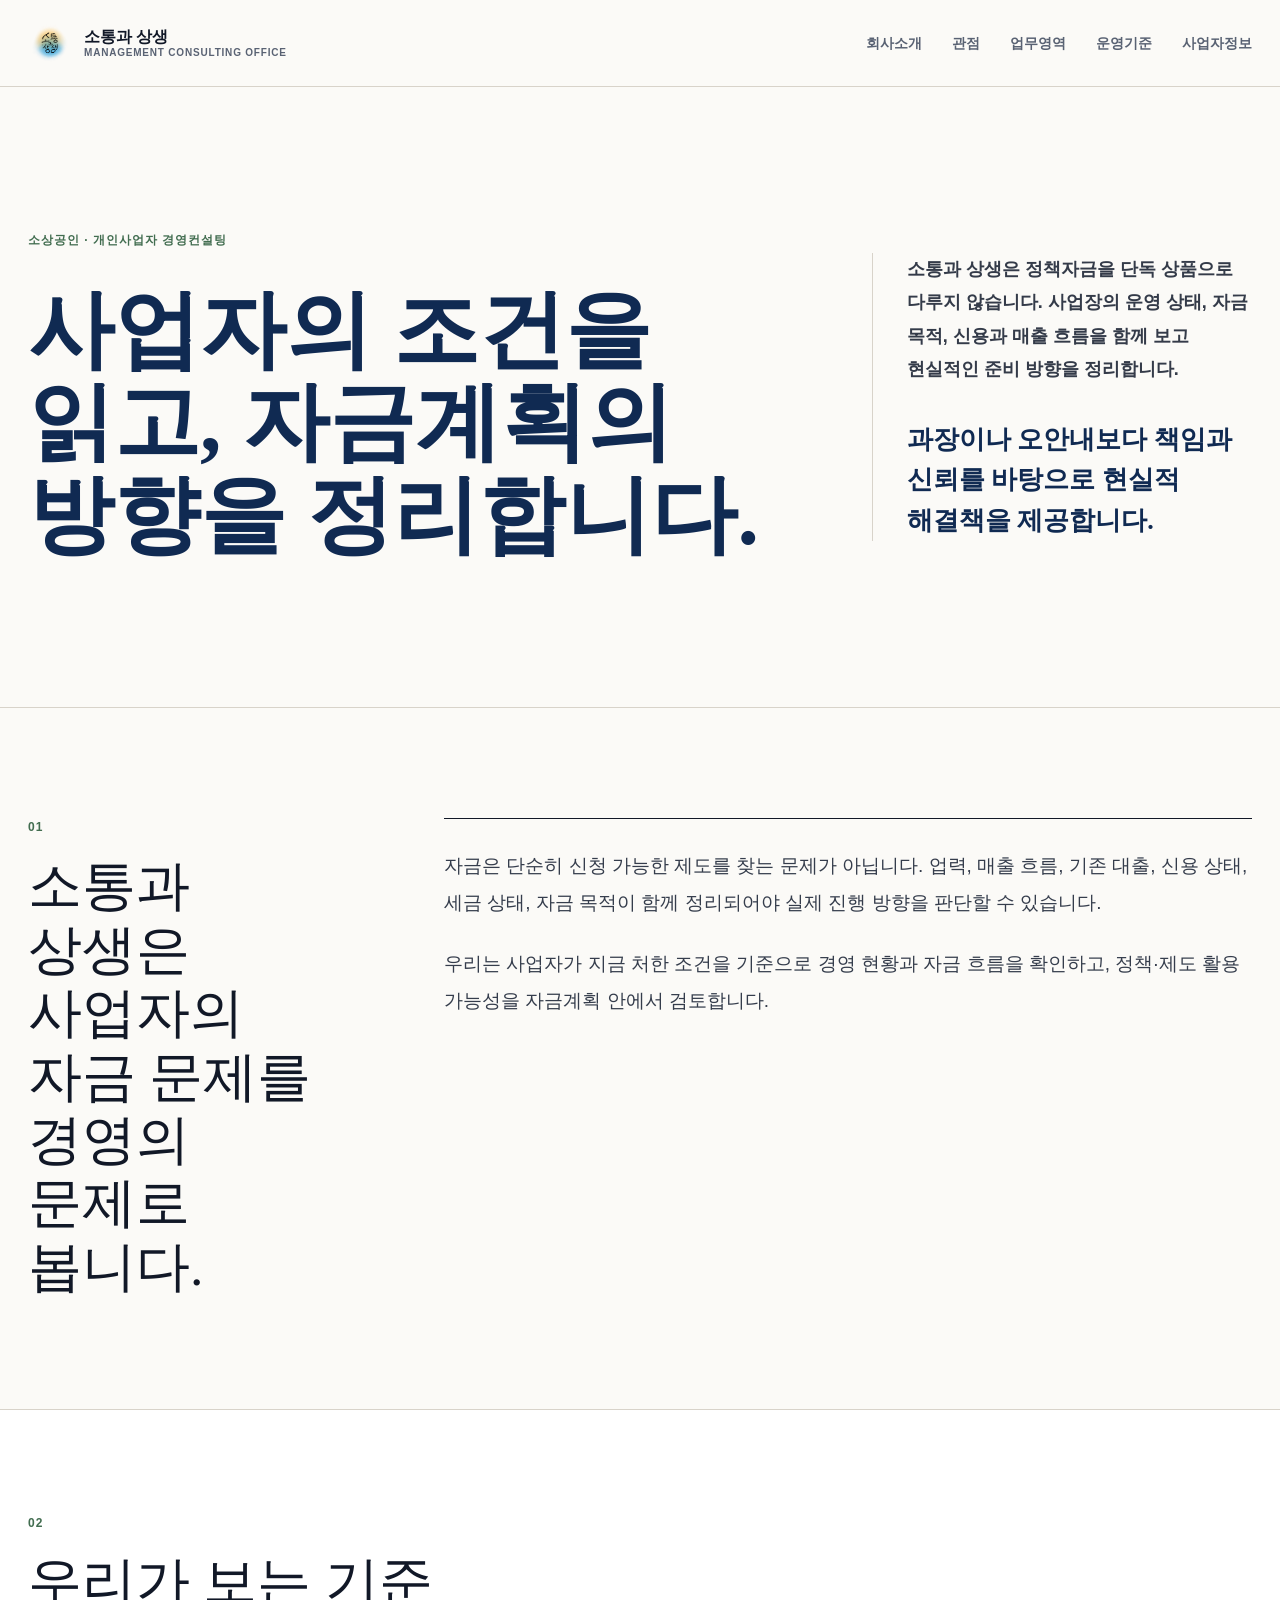
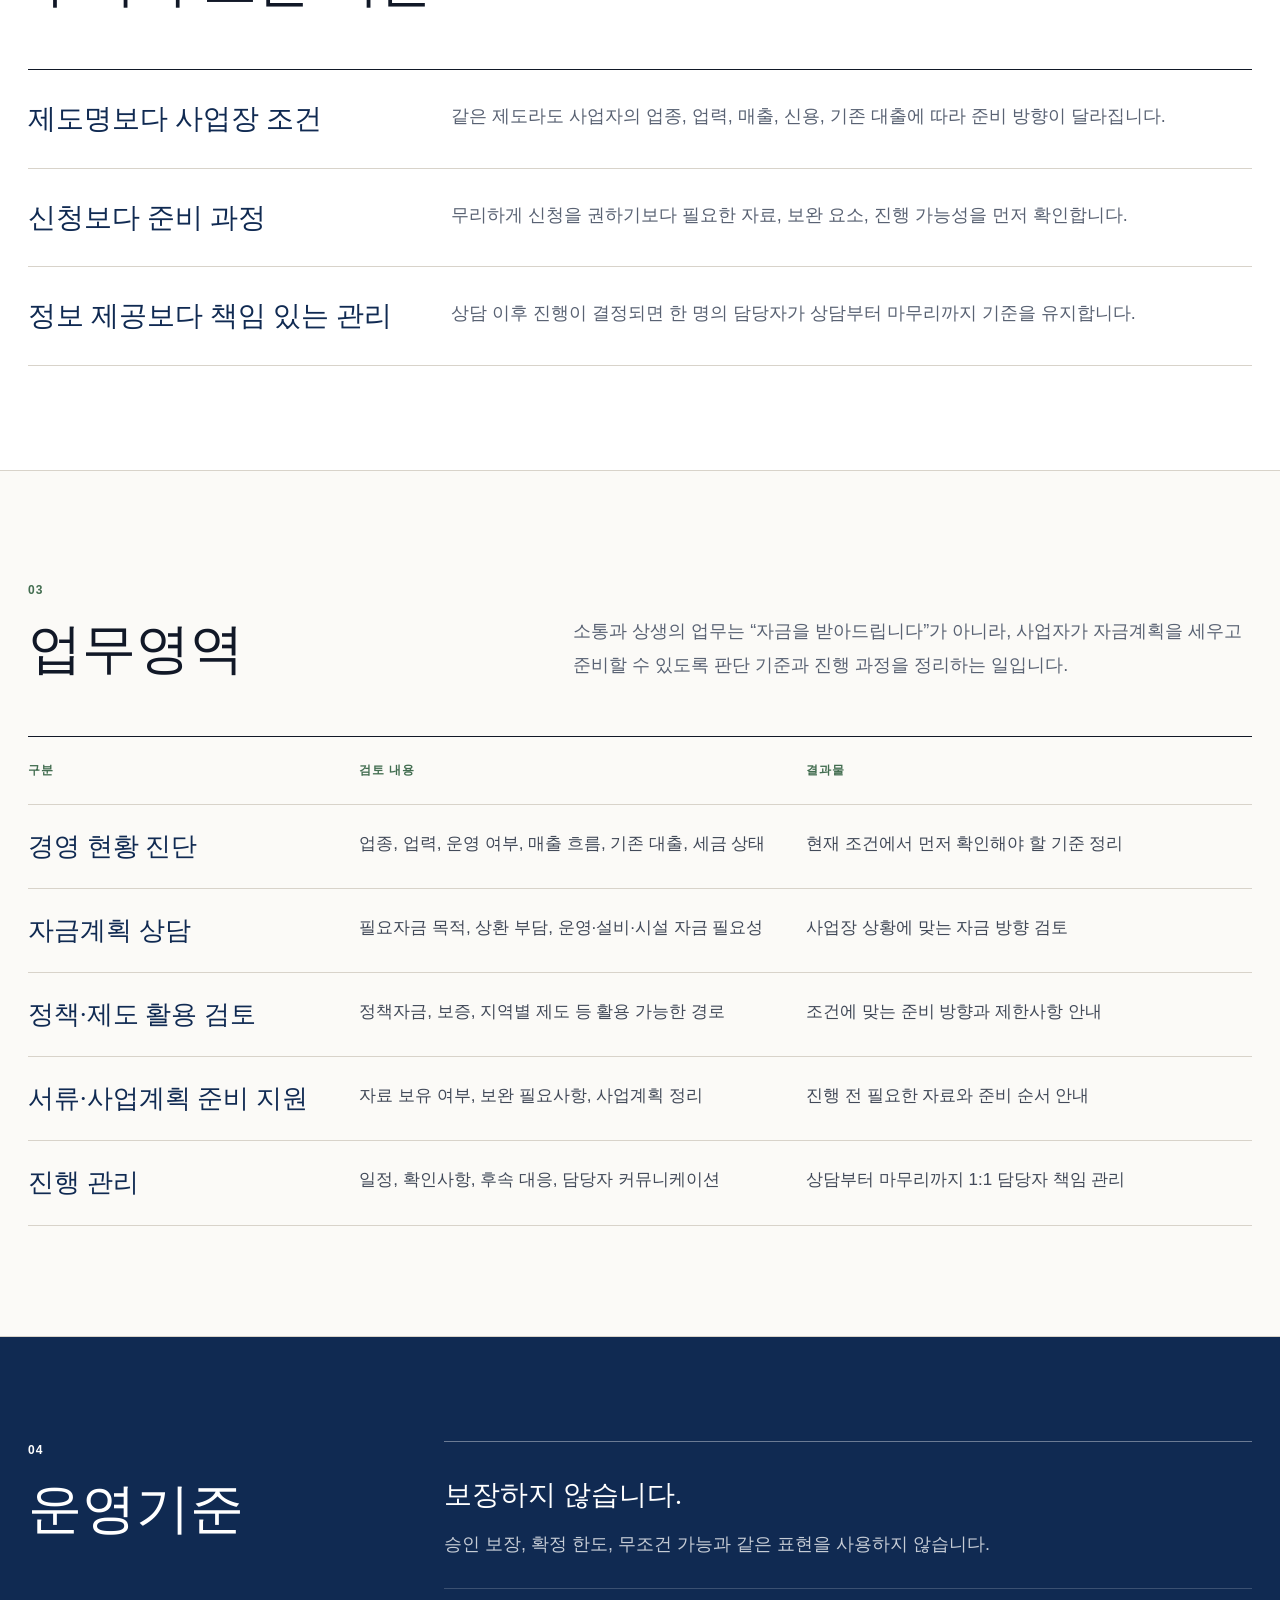
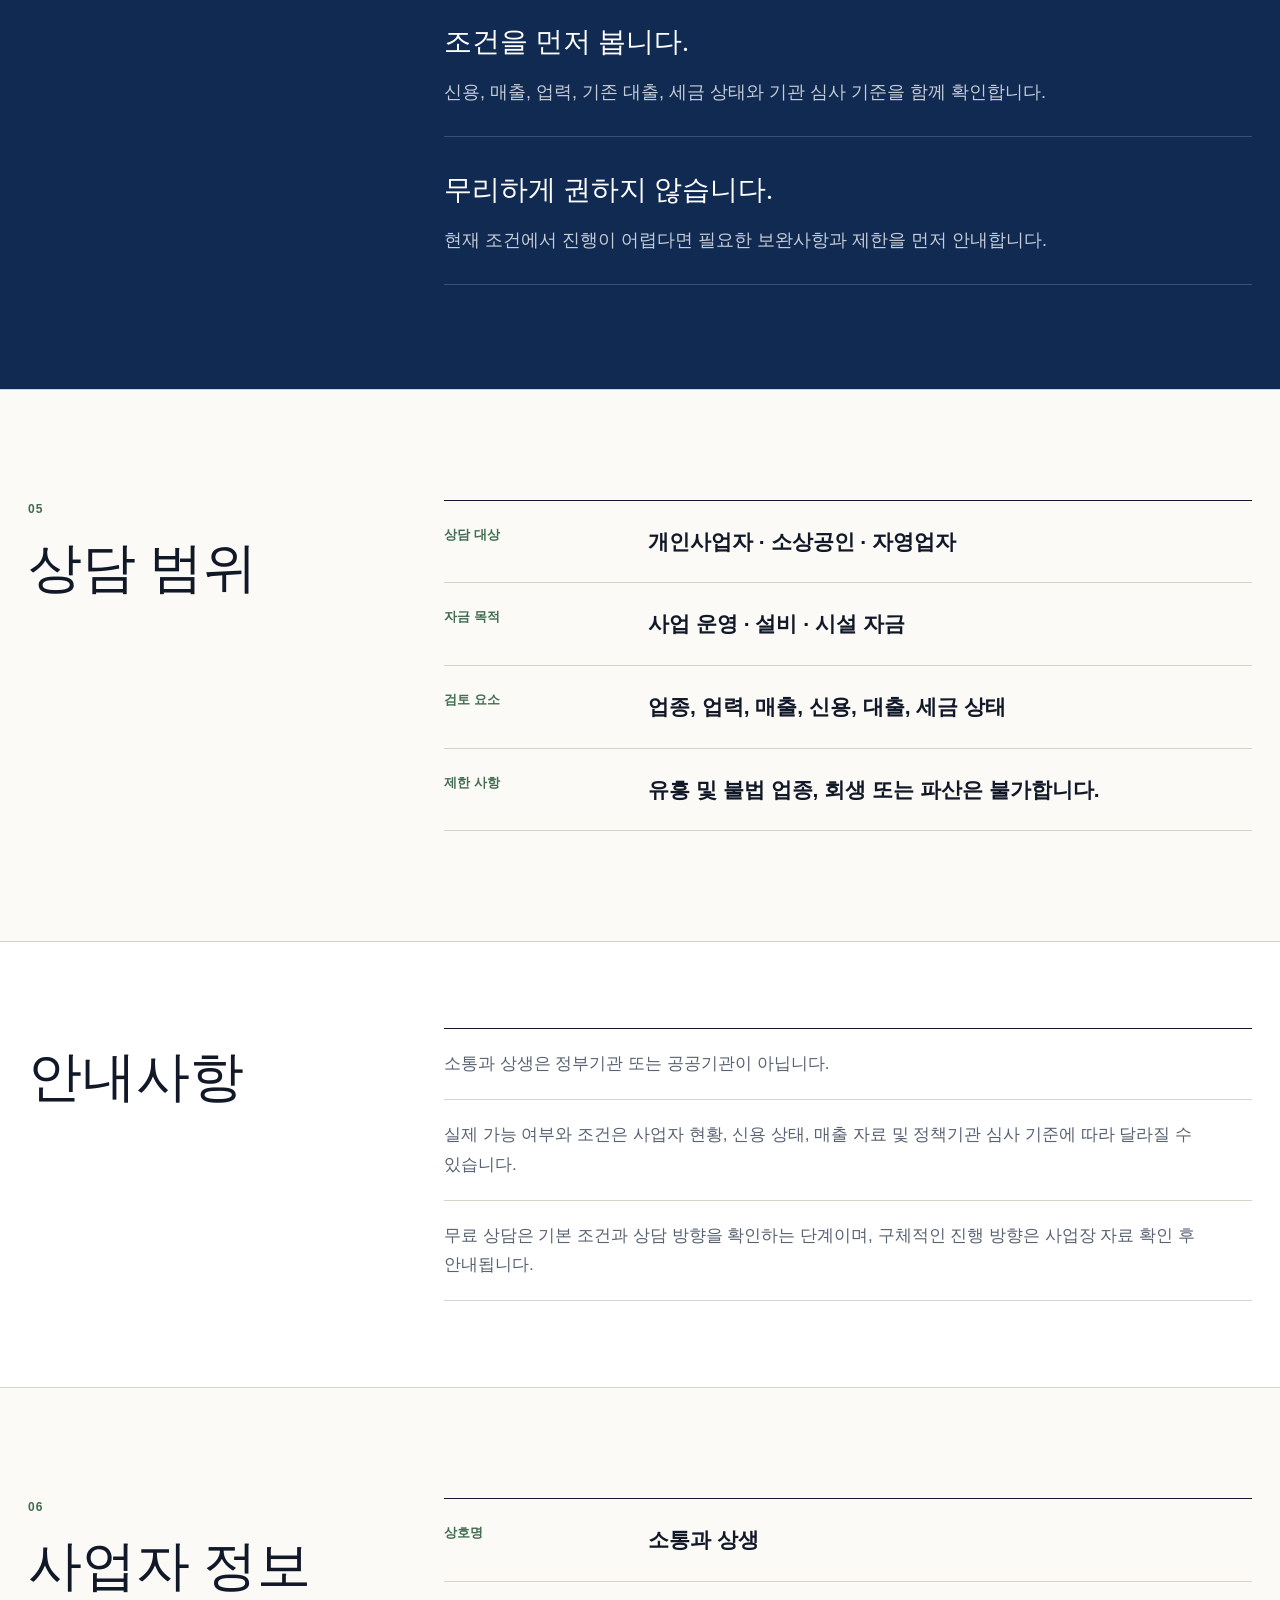
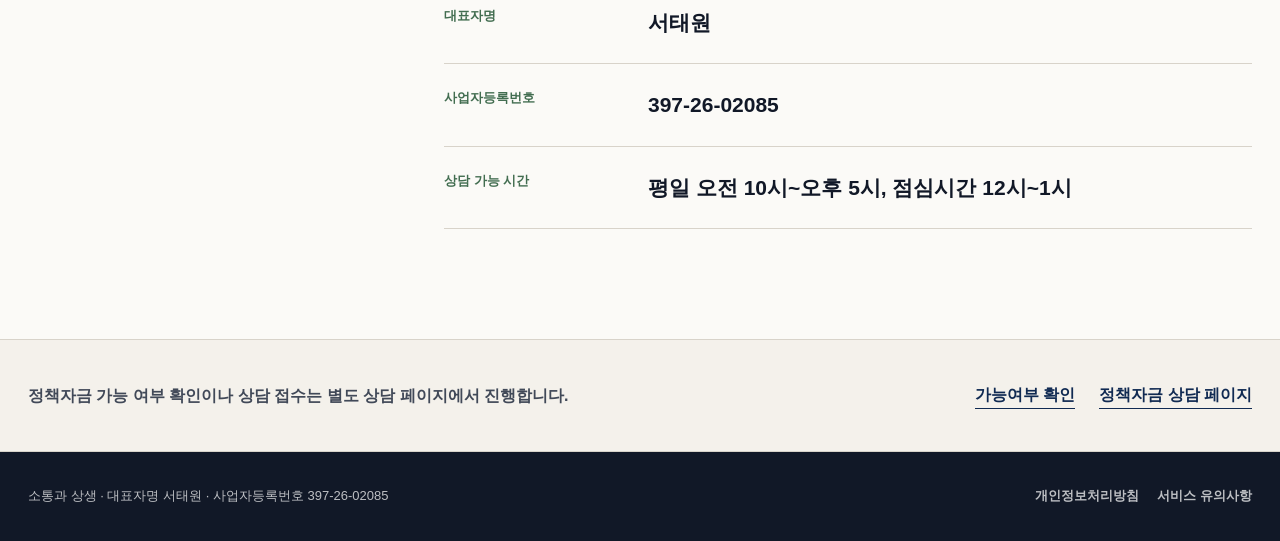
<file: index.html>
<!doctype html>
<html lang="ko">
  <head>
    <!-- Google Tag Manager -->
    <script>(function(w,d,s,l,i){w[l]=w[l]||[];w[l].push({'gtm.start':
    new Date().getTime(),event:'gtm.js'});var f=d.getElementsByTagName(s)[0],
    j=d.createElement(s),dl=l!='dataLayer'?'&l='+l:'';j.async=true;j.src=
    'https://www.googletagmanager.com/gtm.js?id='+i+dl;f.parentNode.insertBefore(j,f);
    })(window,document,'script','dataLayer','GTM-PVXSDRXH');</script>
    <!-- End Google Tag Manager -->
    <meta charset="utf-8">
    <meta name="viewport" content="width=device-width, initial-scale=1">
    <title>소통과 상생 | 소상공인·개인사업자 경영컨설팅</title>
    <meta name="description" content="소통과 상생은 소상공인과 개인사업자의 사업장 상황을 바탕으로 경영현황 진단, 자금계획, 정책·제도 활용 가능성 검토를 제공하는 경영컨설팅 사무소입니다.">
    <link rel="icon" type="image/png" href="assets/logo.png">
    <link rel="stylesheet" href="assets/styles.css?v=firm-homepage-v1">
    <script defer src="assets/site.js?v=firm-homepage-v1"></script>
  </head>
  <body id="top" class="firm-page">
    <!-- Google Tag Manager (noscript) -->
    <noscript><iframe src="https://www.googletagmanager.com/ns.html?id=GTM-PVXSDRXH"
    height="0" width="0" style="display:none;visibility:hidden"></iframe></noscript>
    <!-- End Google Tag Manager (noscript) -->

    <header class="firm-header">
      <div class="firm-shell firm-header-inner">
        <a class="firm-brand" href="#top" aria-label="소통과 상생 홈">
          <img src="assets/logo.png" alt="소통과 상생 로고">
          <span>
            <strong>소통과 상생</strong>
            <small>Management Consulting Office</small>
          </span>
        </a>
        <nav class="firm-nav" aria-label="회사 홈페이지 메뉴">
          <a href="#about">회사소개</a>
          <a href="#viewpoint">관점</a>
          <a href="#practice">업무영역</a>
          <a href="#principles">운영기준</a>
          <a href="#company">사업자정보</a>
        </nav>
      </div>
    </header>

    <main>
      <section class="firm-hero" aria-labelledby="firm-hero-title">
        <div class="firm-shell firm-hero-layout">
          <div class="firm-hero-main">
            <p class="firm-overline">소상공인 · 개인사업자 경영컨설팅</p>
            <h1 id="firm-hero-title">사업자의 조건을 읽고, 자금계획의 방향을 정리합니다.</h1>
          </div>
          <div class="firm-hero-side">
            <p>소통과 상생은 정책자금을 단독 상품으로 다루지 않습니다. 사업장의 운영 상태, 자금 목적, 신용과 매출 흐름을 함께 보고 현실적인 준비 방향을 정리합니다.</p>
            <p class="firm-statement">과장이나 오안내보다 책임과 신뢰를 바탕으로 현실적 해결책을 제공합니다.</p>
          </div>
        </div>
      </section>

      <section id="about" class="firm-intro">
        <div class="firm-shell firm-intro-grid">
          <div>
            <span class="firm-index">01</span>
            <h2>소통과 상생은 사업자의 자금 문제를 경영의 문제로 봅니다.</h2>
          </div>
          <div class="firm-intro-text">
            <p>자금은 단순히 신청 가능한 제도를 찾는 문제가 아닙니다. 업력, 매출 흐름, 기존 대출, 신용 상태, 세금 상태, 자금 목적이 함께 정리되어야 실제 진행 방향을 판단할 수 있습니다.</p>
            <p>우리는 사업자가 지금 처한 조건을 기준으로 경영 현황과 자금 흐름을 확인하고, 정책·제도 활용 가능성을 자금계획 안에서 검토합니다.</p>
          </div>
        </div>
      </section>

      <section id="viewpoint" class="firm-viewpoint">
        <div class="firm-shell">
          <div class="firm-section-head">
            <span class="firm-index">02</span>
            <h2>우리가 보는 기준</h2>
          </div>
          <div class="firm-rule-lines">
            <div>
              <strong>제도명보다 사업장 조건</strong>
              <p>같은 제도라도 사업자의 업종, 업력, 매출, 신용, 기존 대출에 따라 준비 방향이 달라집니다.</p>
            </div>
            <div>
              <strong>신청보다 준비 과정</strong>
              <p>무리하게 신청을 권하기보다 필요한 자료, 보완 요소, 진행 가능성을 먼저 확인합니다.</p>
            </div>
            <div>
              <strong>정보 제공보다 책임 있는 관리</strong>
              <p>상담 이후 진행이 결정되면 한 명의 담당자가 상담부터 마무리까지 기준을 유지합니다.</p>
            </div>
          </div>
        </div>
      </section>

      <section id="practice" class="firm-practice">
        <div class="firm-shell">
          <div class="firm-section-head split">
            <div>
              <span class="firm-index">03</span>
              <h2>업무영역</h2>
            </div>
            <p>소통과 상생의 업무는 “자금을 받아드립니다”가 아니라, 사업자가 자금계획을 세우고 준비할 수 있도록 판단 기준과 진행 과정을 정리하는 일입니다.</p>
          </div>

          <div class="firm-table" role="table" aria-label="소통과 상생 업무영역">
            <div class="firm-table-row firm-table-head" role="row">
              <span role="columnheader">구분</span>
              <span role="columnheader">검토 내용</span>
              <span role="columnheader">결과물</span>
            </div>
            <div class="firm-table-row" role="row">
              <strong role="cell">경영 현황 진단</strong>
              <p role="cell">업종, 업력, 운영 여부, 매출 흐름, 기존 대출, 세금 상태</p>
              <p role="cell">현재 조건에서 먼저 확인해야 할 기준 정리</p>
            </div>
            <div class="firm-table-row" role="row">
              <strong role="cell">자금계획 상담</strong>
              <p role="cell">필요자금 목적, 상환 부담, 운영·설비·시설 자금 필요성</p>
              <p role="cell">사업장 상황에 맞는 자금 방향 검토</p>
            </div>
            <div class="firm-table-row" role="row">
              <strong role="cell">정책·제도 활용 검토</strong>
              <p role="cell">정책자금, 보증, 지역별 제도 등 활용 가능한 경로</p>
              <p role="cell">조건에 맞는 준비 방향과 제한사항 안내</p>
            </div>
            <div class="firm-table-row" role="row">
              <strong role="cell">서류·사업계획 준비 지원</strong>
              <p role="cell">자료 보유 여부, 보완 필요사항, 사업계획 정리</p>
              <p role="cell">진행 전 필요한 자료와 준비 순서 안내</p>
            </div>
            <div class="firm-table-row" role="row">
              <strong role="cell">진행 관리</strong>
              <p role="cell">일정, 확인사항, 후속 대응, 담당자 커뮤니케이션</p>
              <p role="cell">상담부터 마무리까지 1:1 담당자 책임 관리</p>
            </div>
          </div>
        </div>
      </section>

      <section id="principles" class="firm-principles">
        <div class="firm-shell firm-principle-layout">
          <div>
            <span class="firm-index">04</span>
            <h2>운영기준</h2>
          </div>
          <div class="firm-principle-list">
            <p><strong>보장하지 않습니다.</strong> 승인 보장, 확정 한도, 무조건 가능과 같은 표현을 사용하지 않습니다.</p>
            <p><strong>조건을 먼저 봅니다.</strong> 신용, 매출, 업력, 기존 대출, 세금 상태와 기관 심사 기준을 함께 확인합니다.</p>
            <p><strong>무리하게 권하지 않습니다.</strong> 현재 조건에서 진행이 어렵다면 필요한 보완사항과 제한을 먼저 안내합니다.</p>
          </div>
        </div>
      </section>

      <section class="firm-target">
        <div class="firm-shell firm-target-grid">
          <div>
            <span class="firm-index">05</span>
            <h2>상담 범위</h2>
          </div>
          <dl class="firm-definition">
            <div>
              <dt>상담 대상</dt>
              <dd>개인사업자 · 소상공인 · 자영업자</dd>
            </div>
            <div>
              <dt>자금 목적</dt>
              <dd>사업 운영 · 설비 · 시설 자금</dd>
            </div>
            <div>
              <dt>검토 요소</dt>
              <dd>업종, 업력, 매출, 신용, 대출, 세금 상태</dd>
            </div>
            <div>
              <dt>제한 사항</dt>
              <dd>유흥 및 불법 업종, 회생 또는 파산은 불가합니다.</dd>
            </div>
          </dl>
        </div>
      </section>

      <section class="firm-notice">
        <div class="firm-shell firm-notice-grid">
          <h2>안내사항</h2>
          <div>
            <p>소통과 상생은 정부기관 또는 공공기관이 아닙니다.</p>
            <p>실제 가능 여부와 조건은 사업자 현황, 신용 상태, 매출 자료 및 정책기관 심사 기준에 따라 달라질 수 있습니다.</p>
            <p>무료 상담은 기본 조건과 상담 방향을 확인하는 단계이며, 구체적인 진행 방향은 사업장 자료 확인 후 안내됩니다.</p>
          </div>
        </div>
      </section>

      <section id="company" class="firm-company">
        <div class="firm-shell firm-company-grid">
          <div>
            <span class="firm-index">06</span>
            <h2>사업자 정보</h2>
          </div>
          <dl class="firm-definition">
            <div>
              <dt>상호명</dt>
              <dd>소통과 상생</dd>
            </div>
            <div>
              <dt>대표자명</dt>
              <dd>서태원</dd>
            </div>
            <div>
              <dt>사업자등록번호</dt>
              <dd>397-26-02085</dd>
            </div>
            <div>
              <dt>상담 가능 시간</dt>
              <dd>평일 오전 10시~오후 5시, 점심시간 12시~1시</dd>
            </div>
          </dl>
        </div>
      </section>

      <section class="firm-contact-link" aria-label="상담 페이지 이동">
        <div class="firm-shell">
          <p>정책자금 가능 여부 확인이나 상담 접수는 별도 상담 페이지에서 진행합니다.</p>
          <div>
            <a href="policy-funding-check/">가능여부 확인</a>
            <a href="policy-funding/">정책자금 상담 페이지</a>
          </div>
        </div>
      </section>
    </main>

    <footer class="firm-footer">
      <div class="firm-shell">
        <p>소통과 상생 · 대표자명 서태원 · 사업자등록번호 397-26-02085</p>
        <nav aria-label="하단 메뉴">
          <a href="privacy/">개인정보처리방침</a>
          <a href="terms/">서비스 유의사항</a>
        </nav>
      </div>
    </footer>
  </body>
</html>
</file>
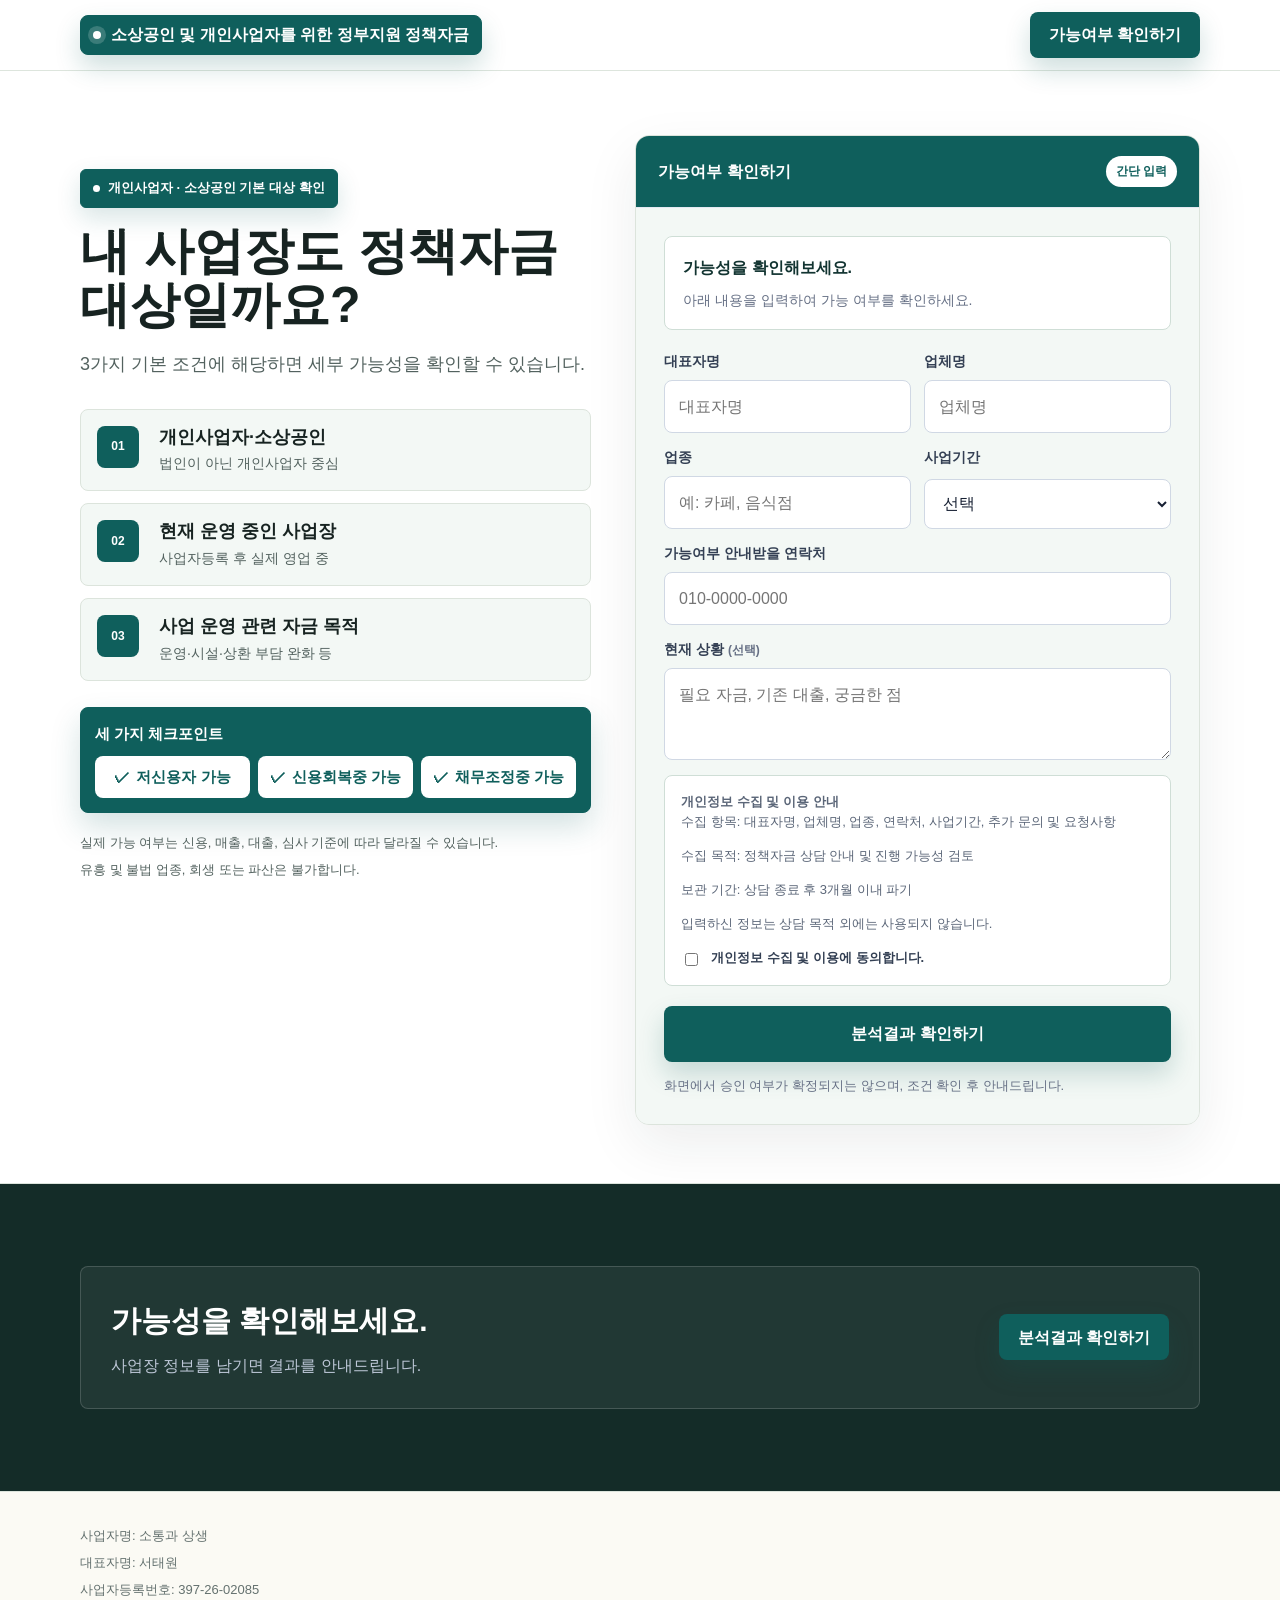
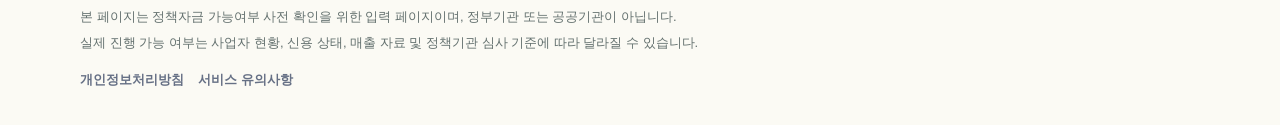
<file: policy-funding-check/index.html>
<!doctype html>
<html lang="ko">
  <head>
    <!-- Google Tag Manager -->
    <script>(function(w,d,s,l,i){w[l]=w[l]||[];w[l].push({'gtm.start':
    new Date().getTime(),event:'gtm.js'});var f=d.getElementsByTagName(s)[0],
    j=d.createElement(s),dl=l!='dataLayer'?'&l='+l:'';j.async=true;j.src=
    'https://www.googletagmanager.com/gtm.js?id='+i+dl;f.parentNode.insertBefore(j,f);
    })(window,document,'script','dataLayer','GTM-PVXSDRXH');</script>
    <!-- End Google Tag Manager -->
    <meta charset="utf-8">
    <meta name="viewport" content="width=device-width, initial-scale=1">
    <title>사업자 정책자금 가능여부 확인</title>
    <meta name="description" content="개인사업자와 소상공인을 위한 정책자금 가능여부 확인 페이지. 기본 대상 범위를 확인하고 세부 가능성과 준비 방향을 요청할 수 있습니다.">
    <link rel="icon" href="../favicon.svg" type="image/svg+xml">
    <link rel="stylesheet" href="../assets/styles.css?v=v2-source-label">
    <script defer src="../assets/site.js?v=v2-phone-normalize"></script>
  </head>
  <body id="top" class="diagnostic-tool-page" data-variant="general" data-source="V2">
    <!-- Google Tag Manager (noscript) -->
    <noscript><iframe src="https://www.googletagmanager.com/ns.html?id=GTM-PVXSDRXH"
    height="0" width="0" style="display:none;visibility:hidden"></iframe></noscript>
    <!-- End Google Tag Manager (noscript) -->
    <header class="tool-header">
      <div class="tool-header-inner">
        <a class="tool-title" href="#top">소상공인 및 개인사업자를 위한 정부지원 정책자금</a>
        <a class="btn btn-primary" href="#form">가능여부 확인하기</a>
      </div>
    </header>

    <main>
      <section id="check" class="direct-check-hero">
        <div class="section-inner">
          <div class="direct-check-copy">
            <span class="eyebrow">개인사업자 · 소상공인 기본 대상 확인</span>
            <h1 class="diagnostic-title">내 사업장도 정책자금 대상일까요?</h1>
            <p class="diagnostic-copy">3가지 기본 조건에 해당하면 세부 가능성을 확인할 수 있습니다.</p>

            <div class="instant-criteria" aria-label="정책자금 기본 대상 기준">
              <article>
                <span>01</span>
                <div>
                  <h2>개인사업자·소상공인</h2>
                  <p>법인이 아닌 개인사업자 중심</p>
                </div>
              </article>
              <article>
                <span>02</span>
                <div>
                  <h2>현재 운영 중인 사업장</h2>
                  <p>사업자등록 후 실제 영업 중</p>
                </div>
              </article>
              <article>
                <span>03</span>
                <div>
                  <h2>사업 운영 관련 자금 목적</h2>
                  <p>운영·시설·상환 부담 완화 등</p>
                </div>
              </article>
            </div>

            <div class="credit-situation-points" aria-label="신용상황 확인 포인트">
              <strong>세 가지 체크포인트</strong>
              <div class="credit-point-list">
                <span><b>✓</b> 저신용자 가능</span>
                <span><b>✓</b> 신용회복중 가능</span>
                <span><b>✓</b> 채무조정중 가능</span>
              </div>
            </div>

            <p class="direct-check-note">실제 가능 여부는 신용, 매출, 대출, 심사 기준에 따라 달라질 수 있습니다.</p>
            <p class="direct-check-note direct-check-note-sub">유흥 및 불법 업종, 회생 또는 파산은 불가합니다.</p>
          </div>

          <aside id="form" class="direct-form-card" aria-label="가능여부 확인 입력폼">
            <div class="panel-top">
              <strong>가능여부 확인하기</strong>
              <span class="status-pill">간단 입력</span>
            </div>
            <form class="lead-form quick-check-form" data-lead-form data-thanks-path="./thanks/">
              <input type="hidden" name="source" value="V2">
              <div class="diagnostic-form-intro">
                <strong>가능성을 확인해보세요.</strong>
                <p>아래 내용을 입력하여 가능 여부를 확인하세요.</p>
              </div>
              <div class="form-grid">
                <div class="field"><label for="representativeName">대표자명</label><input id="representativeName" name="representativeName" required autocomplete="name" placeholder="대표자명"></div>
                <div class="field"><label for="companyName">업체명</label><input id="companyName" name="companyName" required placeholder="업체명"></div>
                <div class="field"><label for="industry">업종</label><input id="industry" name="industry" required placeholder="예: 카페, 음식점"></div>
                <div class="field"><label for="businessAge">사업기간</label><select id="businessAge" name="businessAge" required><option value="">선택</option><option>6개월 미만</option><option>6개월 ~ 1년</option><option>1~3년</option><option>3년 이상</option></select></div>
                <div class="field full"><label for="phone">가능여부 안내받을 연락처</label><input id="phone" name="phone" required inputmode="tel" autocomplete="tel" placeholder="010-0000-0000"></div>
                <div class="field full"><label for="message">현재 상황 <small>(선택)</small></label><textarea id="message" name="message" placeholder="필요 자금, 기존 대출, 궁금한 점"></textarea></div>
              </div>
              <div class="consent-box">
                <strong>개인정보 수집 및 이용 안내</strong>
                <p>수집 항목: 대표자명, 업체명, 업종, 연락처, 사업기간, 추가 문의 및 요청사항</p>
                <p>수집 목적: 정책자금 상담 안내 및 진행 가능성 검토</p>
                <p>보관 기간: 상담 종료 후 3개월 이내 파기</p>
                <p>입력하신 정보는 상담 목적 외에는 사용되지 않습니다.</p>
                <label class="check-row"><input type="checkbox" name="privacyConsent"> 개인정보 수집 및 이용에 동의합니다.</label>
              </div>
              <p class="form-error" data-form-error></p>
              <div class="form-actions"><button class="btn btn-primary" type="submit">분석결과 확인하기</button></div>
              <p class="form-note">화면에서 승인 여부가 확정되지는 않으며, 조건 확인 후 안내드립니다.</p>
            </form>
          </aside>
        </div>
      </section>

      <section class="section section-dark">
        <div class="section-inner">
          <div class="cta-band">
            <div>
              <h2>가능성을 확인해보세요.</h2>
              <p>사업장 정보를 남기면 결과를 안내드립니다.</p>
            </div>
            <a class="btn btn-primary" href="#form">분석결과 확인하기</a>
          </div>
        </div>
      </section>
    </main>

    <div class="floating-cta"><a class="btn btn-primary" href="#form">분석결과 확인하기</a></div>
    <footer class="tool-footer">
      <div class="footer-inner">
        <p>사업자명: 소통과 상생</p>
        <p>대표자명: 서태원</p>
        <p>사업자등록번호: 397-26-02085</p>
        <p>본 페이지는 정책자금 가능여부 사전 확인을 위한 입력 페이지이며, 정부기관 또는 공공기관이 아닙니다.</p>
        <p>실제 진행 가능 여부는 사업자 현황, 신용 상태, 매출 자료 및 정책기관 심사 기준에 따라 달라질 수 있습니다.</p>
        <div class="footer-links">
          <a href="../privacy/">개인정보처리방침</a>
          <a href="../terms/">서비스 유의사항</a>
        </div>
      </div>
    </footer>
  </body>
</html>
</file>
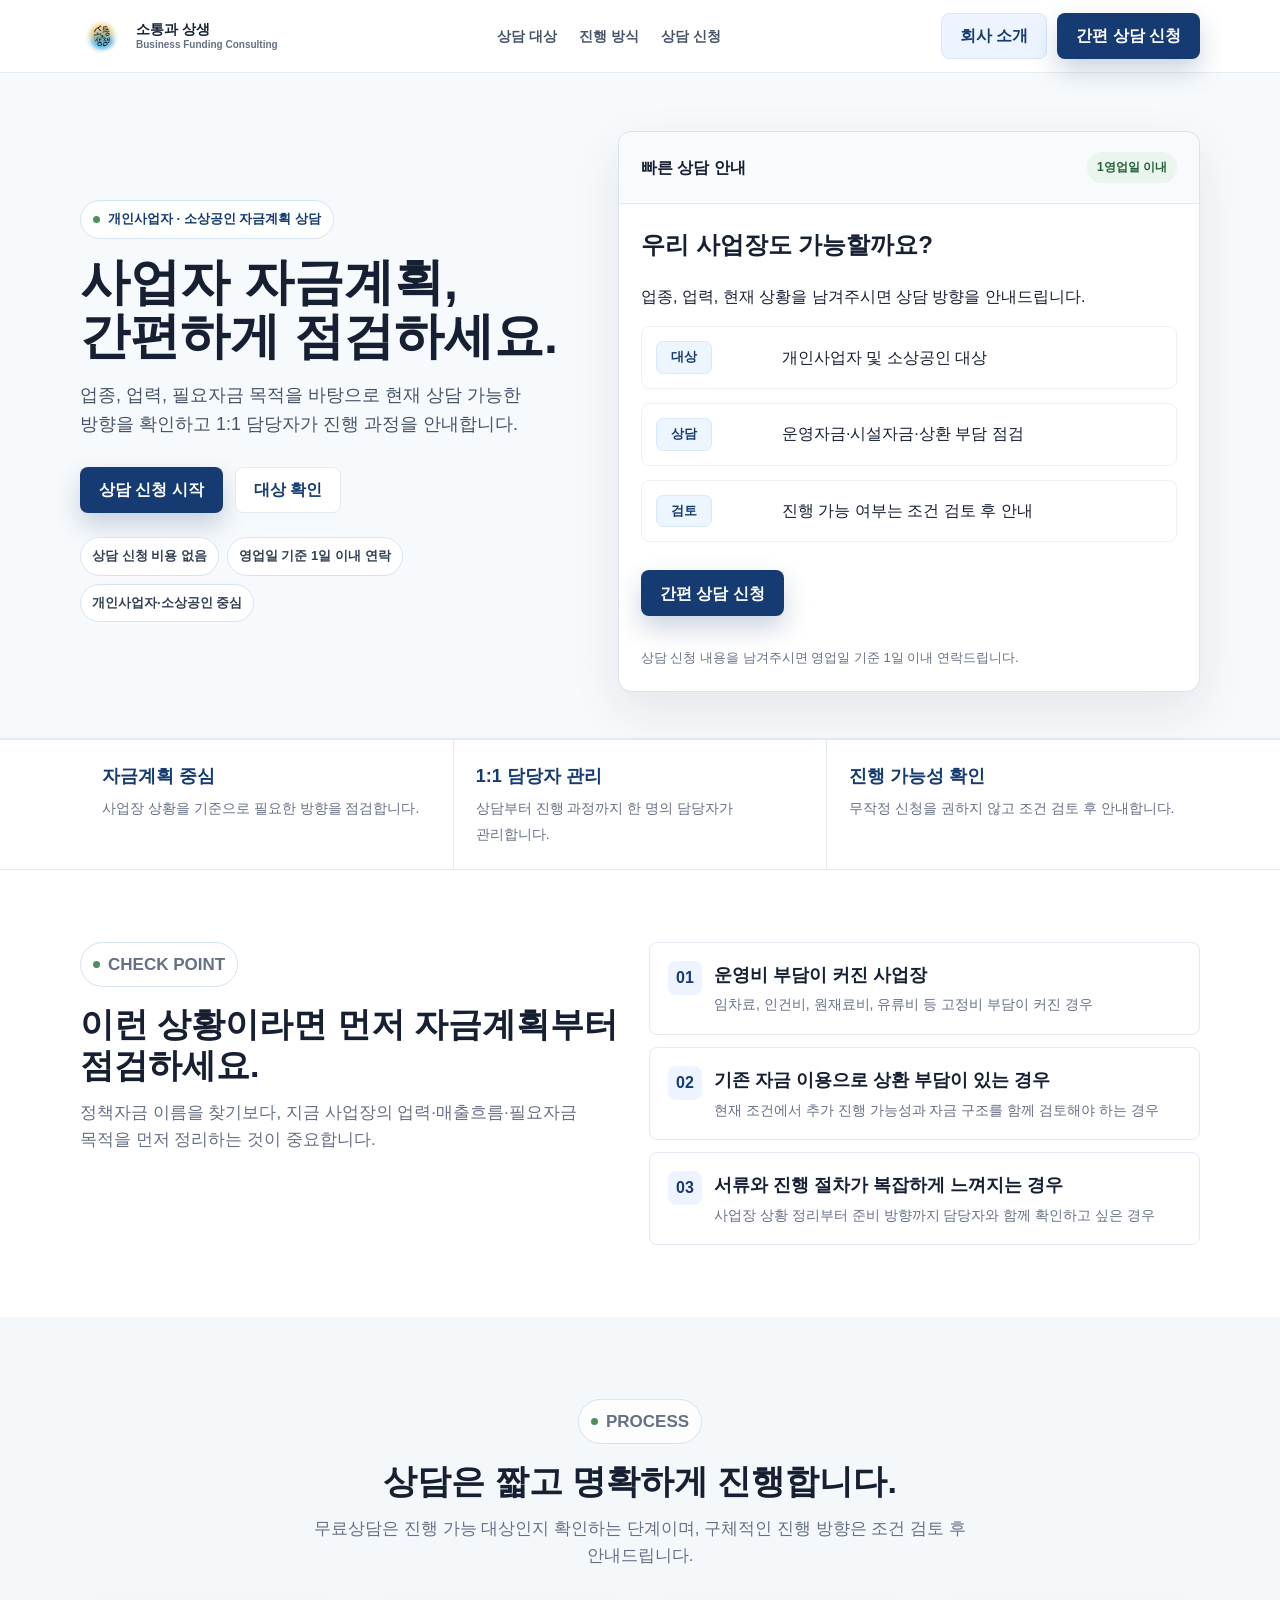
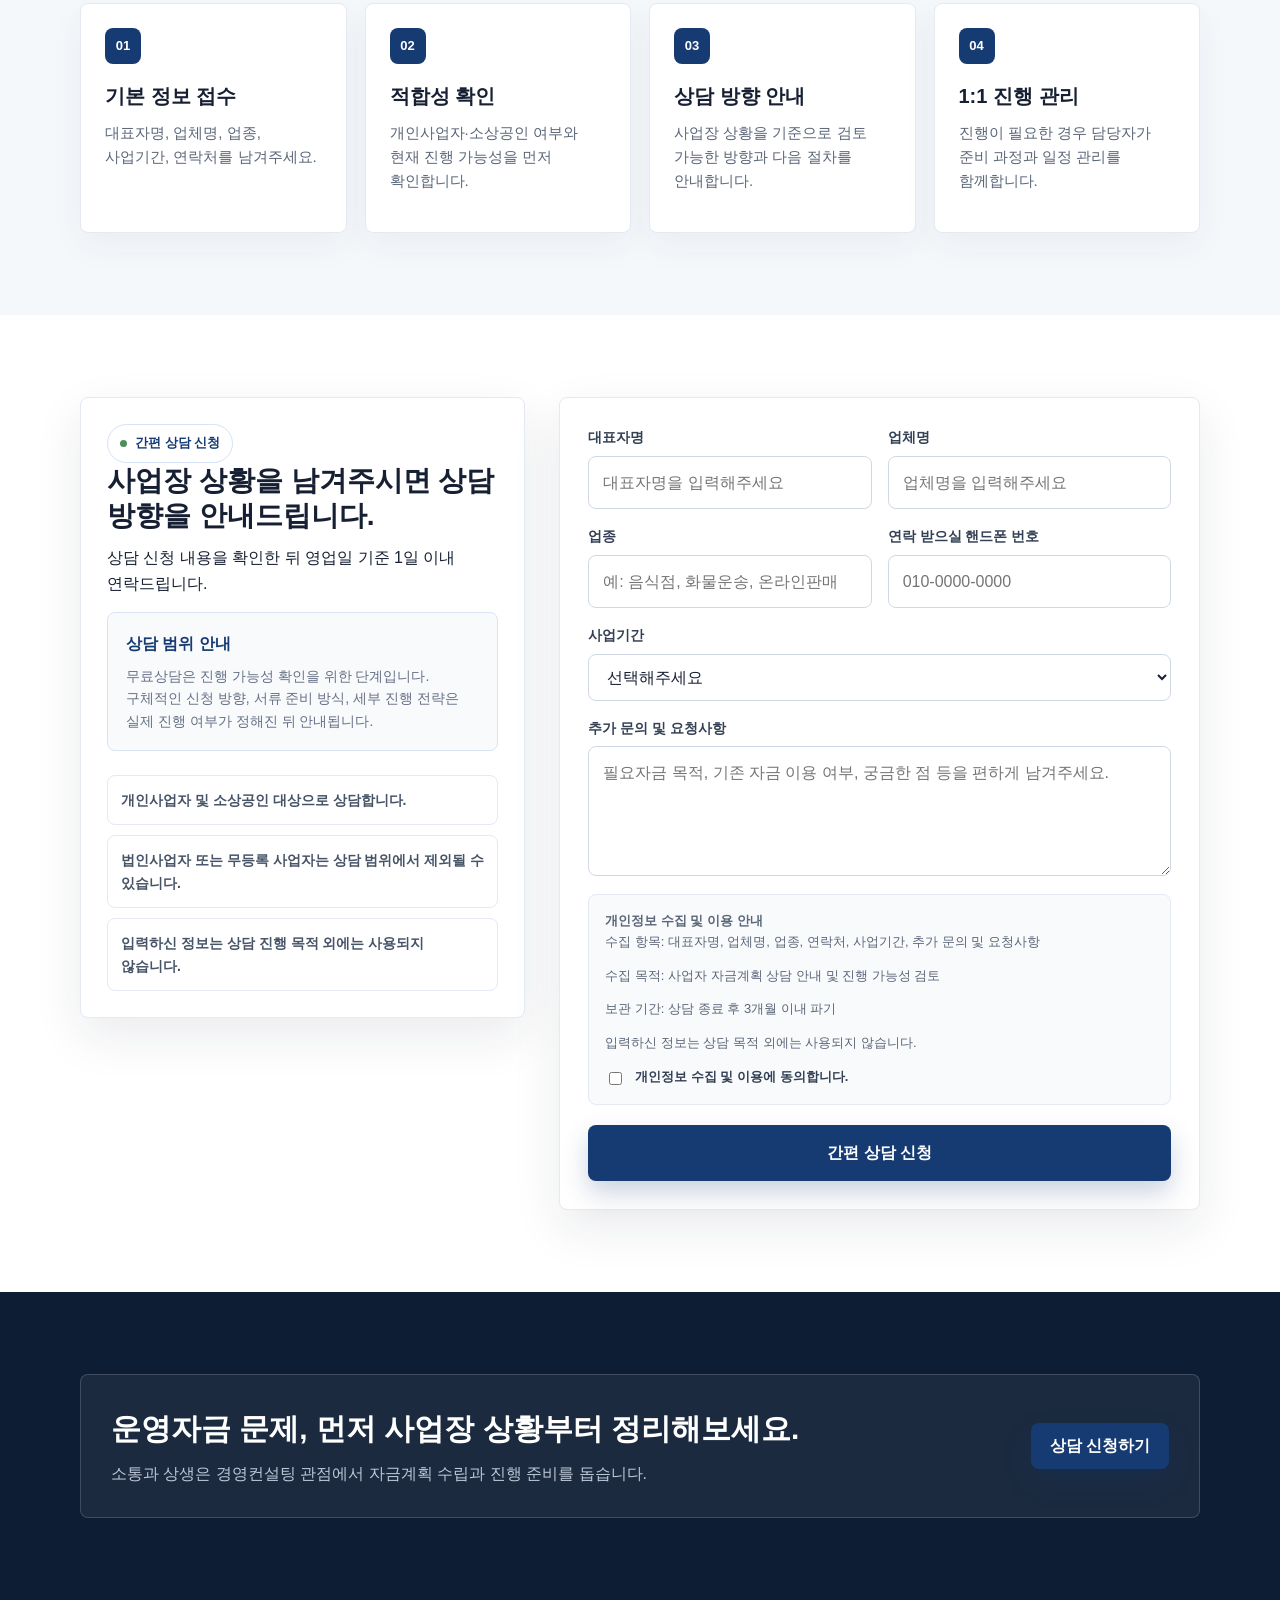
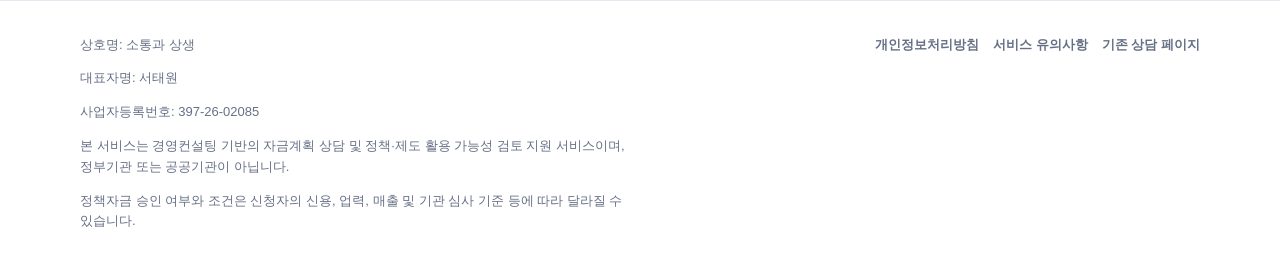
<file: policy-funding-v2/index.html>
<!doctype html>
<html lang="ko">
  <head>
    <!-- Google Tag Manager -->
    <script>(function(w,d,s,l,i){w[l]=w[l]||[];w[l].push({'gtm.start':
    new Date().getTime(),event:'gtm.js'});var f=d.getElementsByTagName(s)[0],
    j=d.createElement(s),dl=l!='dataLayer'?'&l='+l:'';j.async=true;j.src=
    'https://www.googletagmanager.com/gtm.js?id='+i+dl;f.parentNode.insertBefore(j,f);
    })(window,document,'script','dataLayer','GTM-PVXSDRXH');</script>
    <!-- End Google Tag Manager -->
    <meta charset="utf-8">
    <meta name="viewport" content="width=device-width, initial-scale=1">
    <meta name="robots" content="noindex, follow">
    <title>사업자 자금계획 간편 상담 | 소통과 상생</title>
    <meta name="description" content="개인사업자와 소상공인을 위한 사업장 자금계획 상담. 업종, 업력, 필요자금 목적을 기준으로 진행 가능 방향을 안내드립니다.">
    <link rel="icon" type="image/png" href="../assets/logo.png">
    <link rel="stylesheet" href="../assets/styles.css">
    <script defer src="../assets/site.js"></script>
  </head>
  <body id="top" data-variant="general" data-source="v2-diagnostic">
    <!-- Google Tag Manager (noscript) -->
    <noscript><iframe src="https://www.googletagmanager.com/ns.html?id=GTM-PVXSDRXH"
    height="0" width="0" style="display:none;visibility:hidden"></iframe></noscript>
    <!-- End Google Tag Manager (noscript) -->
    <header class="site-header">
      <div class="header-inner">
        <a class="brand" href="#top">
          <img class="brand-mark" src="../assets/logo.png" alt="소통과 상생 로고">
          <span class="brand-text">
            <strong>소통과 상생</strong>
            <small>Business Funding Consulting</small>
          </span>
        </a>
        <nav class="nav-links" aria-label="주요 메뉴">
          <a href="#fit">상담 대상</a>
          <a href="#process">진행 방식</a>
          <a href="#consult">상담 신청</a>
        </nav>
        <div class="header-actions">
          <a class="btn btn-secondary" href="../policy-funding/#strength">회사 소개</a>
          <a class="btn btn-primary" href="#consult">간편 상담 신청</a>
        </div>
      </div>
    </header>

    <main>
      <section class="diagnostic-hero">
        <div class="section-inner">
          <div>
            <span class="eyebrow">개인사업자 · 소상공인 자금계획 상담</span>
            <h1 class="diagnostic-title">사업자 자금계획, 간편하게 점검하세요.</h1>
            <p class="diagnostic-copy">업종, 업력, 필요자금 목적을 바탕으로 현재 상담 가능한 방향을 확인하고 1:1 담당자가 진행 과정을 안내합니다.</p>
            <div class="hero-actions">
              <a class="btn btn-primary" href="#consult">상담 신청 시작</a>
              <a class="btn btn-ghost" href="#fit">대상 확인</a>
            </div>
            <div class="diagnostic-proof">
              <span>상담 신청 비용 없음</span>
              <span>영업일 기준 1일 이내 연락</span>
              <span>개인사업자·소상공인 중심</span>
            </div>
          </div>

          <aside class="visual-panel" aria-label="빠른 상담 안내">
            <div class="panel-top">
              <strong>빠른 상담 안내</strong>
              <span class="status-pill">1영업일 이내</span>
            </div>
            <div class="panel-body">
              <h2>우리 사업장도 가능할까요?</h2>
              <p>업종, 업력, 현재 상황을 남겨주시면 상담 방향을 안내드립니다.</p>
              <div class="funding-card">
                <div class="mini-row"><span class="mini-label">대상</span><div>개인사업자 및 소상공인 대상</div></div>
                <div class="mini-row"><span class="mini-label">상담</span><div>운영자금·시설자금·상환 부담 점검</div></div>
                <div class="mini-row"><span class="mini-label">검토</span><div>진행 가능 여부는 조건 검토 후 안내</div></div>
              </div>
              <div class="hero-actions">
                <a class="btn btn-primary" href="#consult">간편 상담 신청</a>
              </div>
              <p class="hero-note">상담 신청 내용을 남겨주시면 영업일 기준 1일 이내 연락드립니다.</p>
            </div>
          </aside>
        </div>
      </section>

      <section class="diagnostic-strip" aria-label="상담 요약">
        <div class="section-inner">
          <div class="strip-item"><strong>자금계획 중심</strong><span>사업장 상황을 기준으로 필요한 방향을 점검합니다.</span></div>
          <div class="strip-item"><strong>1:1 담당자 관리</strong><span>상담부터 진행 과정까지 한 명의 담당자가 관리합니다.</span></div>
          <div class="strip-item"><strong>진행 가능성 확인</strong><span>무작정 신청을 권하지 않고 조건 검토 후 안내합니다.</span></div>
        </div>
      </section>

      <section id="fit" class="diagnostic-section">
        <div class="section-inner">
          <div class="grid-2">
            <div class="section-heading">
              <p class="eyebrow">CHECK POINT</p>
              <h2>이런 상황이라면 먼저 자금계획부터 점검하세요.</h2>
              <p>정책자금 이름을 찾기보다, 지금 사업장의 업력·매출흐름·필요자금 목적을 먼저 정리하는 것이 중요합니다.</p>
            </div>
            <div class="fit-list">
              <article class="fit-item"><span>01</span><div><h3>운영비 부담이 커진 사업장</h3><p>임차료, 인건비, 원재료비, 유류비 등 고정비 부담이 커진 경우</p></div></article>
              <article class="fit-item"><span>02</span><div><h3>기존 자금 이용으로 상환 부담이 있는 경우</h3><p>현재 조건에서 추가 진행 가능성과 자금 구조를 함께 검토해야 하는 경우</p></div></article>
              <article class="fit-item"><span>03</span><div><h3>서류와 진행 절차가 복잡하게 느껴지는 경우</h3><p>사업장 상황 정리부터 준비 방향까지 담당자와 함께 확인하고 싶은 경우</p></div></article>
            </div>
          </div>
        </div>
      </section>

      <section id="process" class="section section-muted">
        <div class="section-inner">
          <div class="section-heading center">
            <p class="eyebrow">PROCESS</p>
            <h2>상담은 짧고 명확하게 진행합니다.</h2>
            <p>무료상담은 진행 가능 대상인지 확인하는 단계이며, 구체적인 진행 방향은 조건 검토 후 안내드립니다.</p>
          </div>
          <div class="grid-4">
            <article class="card"><span class="number">01</span><h3>기본 정보 접수</h3><p>대표자명, 업체명, 업종, 사업기간, 연락처를 남겨주세요.</p></article>
            <article class="card"><span class="number">02</span><h3>적합성 확인</h3><p>개인사업자·소상공인 여부와 현재 진행 가능성을 먼저 확인합니다.</p></article>
            <article class="card"><span class="number">03</span><h3>상담 방향 안내</h3><p>사업장 상황을 기준으로 검토 가능한 방향과 다음 절차를 안내합니다.</p></article>
            <article class="card"><span class="number">04</span><h3>1:1 진행 관리</h3><p>진행이 필요한 경우 담당자가 준비 과정과 일정 관리를 함께합니다.</p></article>
          </div>
        </div>
      </section>

      <section id="consult" class="section">
        <div class="section-inner">
          <div class="form-wrap">
            <aside class="form-aside">
              <span class="eyebrow">간편 상담 신청</span>
              <h2>사업장 상황을 남겨주시면 상담 방향을 안내드립니다.</h2>
              <p>상담 신청 내용을 확인한 뒤 영업일 기준 1일 이내 연락드립니다.</p>
              <div class="diagnostic-form-intro">
                <strong>상담 범위 안내</strong>
                <p>무료상담은 진행 가능성 확인을 위한 단계입니다. 구체적인 신청 방향, 서류 준비 방식, 세부 진행 전략은 실제 진행 여부가 정해진 뒤 안내됩니다.</p>
              </div>
              <div class="call-rules">
                <div>개인사업자 및 소상공인 대상으로 상담합니다.</div>
                <div>법인사업자 또는 무등록 사업자는 상담 범위에서 제외될 수 있습니다.</div>
                <div>입력하신 정보는 상담 진행 목적 외에는 사용되지 않습니다.</div>
              </div>
            </aside>
            <form class="lead-form" data-lead-form>
              <input type="hidden" name="source" value="v2-diagnostic">
              <div class="form-grid">
                <div class="field"><label for="representativeName">대표자명</label><input id="representativeName" name="representativeName" required autocomplete="name" placeholder="대표자명을 입력해주세요"></div>
                <div class="field"><label for="companyName">업체명</label><input id="companyName" name="companyName" required placeholder="업체명을 입력해주세요"></div>
                <div class="field"><label for="industry">업종</label><input id="industry" name="industry" required placeholder="예: 음식점, 화물운송, 온라인판매"></div>
                <div class="field"><label for="phone">연락 받으실 핸드폰 번호</label><input id="phone" name="phone" required inputmode="tel" autocomplete="tel" placeholder="010-0000-0000"></div>
                <div class="field full"><label for="businessAge">사업기간</label><select id="businessAge" name="businessAge" required><option value="">선택해주세요</option><option>6개월 미만</option><option>6개월 ~ 1년</option><option>1~3년</option><option>3년 이상</option></select></div>
                <div class="field full"><label for="message">추가 문의 및 요청사항</label><textarea id="message" name="message" placeholder="필요자금 목적, 기존 자금 이용 여부, 궁금한 점 등을 편하게 남겨주세요."></textarea></div>
              </div>
              <div class="consent-box">
                <strong>개인정보 수집 및 이용 안내</strong>
                <p>수집 항목: 대표자명, 업체명, 업종, 연락처, 사업기간, 추가 문의 및 요청사항</p>
                <p>수집 목적: 사업자 자금계획 상담 안내 및 진행 가능성 검토</p>
                <p>보관 기간: 상담 종료 후 3개월 이내 파기</p>
                <p>입력하신 정보는 상담 목적 외에는 사용되지 않습니다.</p>
                <label class="check-row"><input type="checkbox" name="privacyConsent"> 개인정보 수집 및 이용에 동의합니다.</label>
              </div>
              <p class="form-error" data-form-error></p>
              <div class="form-actions"><button class="btn btn-primary" type="submit">간편 상담 신청</button></div>
            </form>
          </div>
        </div>
      </section>

      <section class="section section-dark">
        <div class="section-inner">
          <div class="cta-band">
            <div>
              <h2>운영자금 문제, 먼저 사업장 상황부터 정리해보세요.</h2>
              <p>소통과 상생은 경영컨설팅 관점에서 자금계획 수립과 진행 준비를 돕습니다.</p>
            </div>
            <a class="btn btn-primary" href="#consult">상담 신청하기</a>
          </div>
        </div>
      </section>
    </main>

    <div class="floating-cta"><a class="btn btn-primary" href="#consult">상담 신청</a></div>
    <footer class="site-footer">
      <div class="footer-inner">
        <div class="footer-grid">
          <div>
            <p>상호명: 소통과 상생</p>
            <p>대표자명: 서태원</p>
            <p>사업자등록번호: 397-26-02085</p>
            <p>본 서비스는 경영컨설팅 기반의 자금계획 상담 및 정책·제도 활용 가능성 검토 지원 서비스이며, 정부기관 또는 공공기관이 아닙니다.</p>
            <p>정책자금 승인 여부와 조건은 신청자의 신용, 업력, 매출 및 기관 심사 기준 등에 따라 달라질 수 있습니다.</p>
          </div>
          <div class="footer-links">
            <a href="../privacy/">개인정보처리방침</a>
            <a href="../terms/">서비스 유의사항</a>
            <a href="../policy-funding/">기존 상담 페이지</a>
          </div>
        </div>
      </div>
    </footer>
  </body>
</html>
</file>
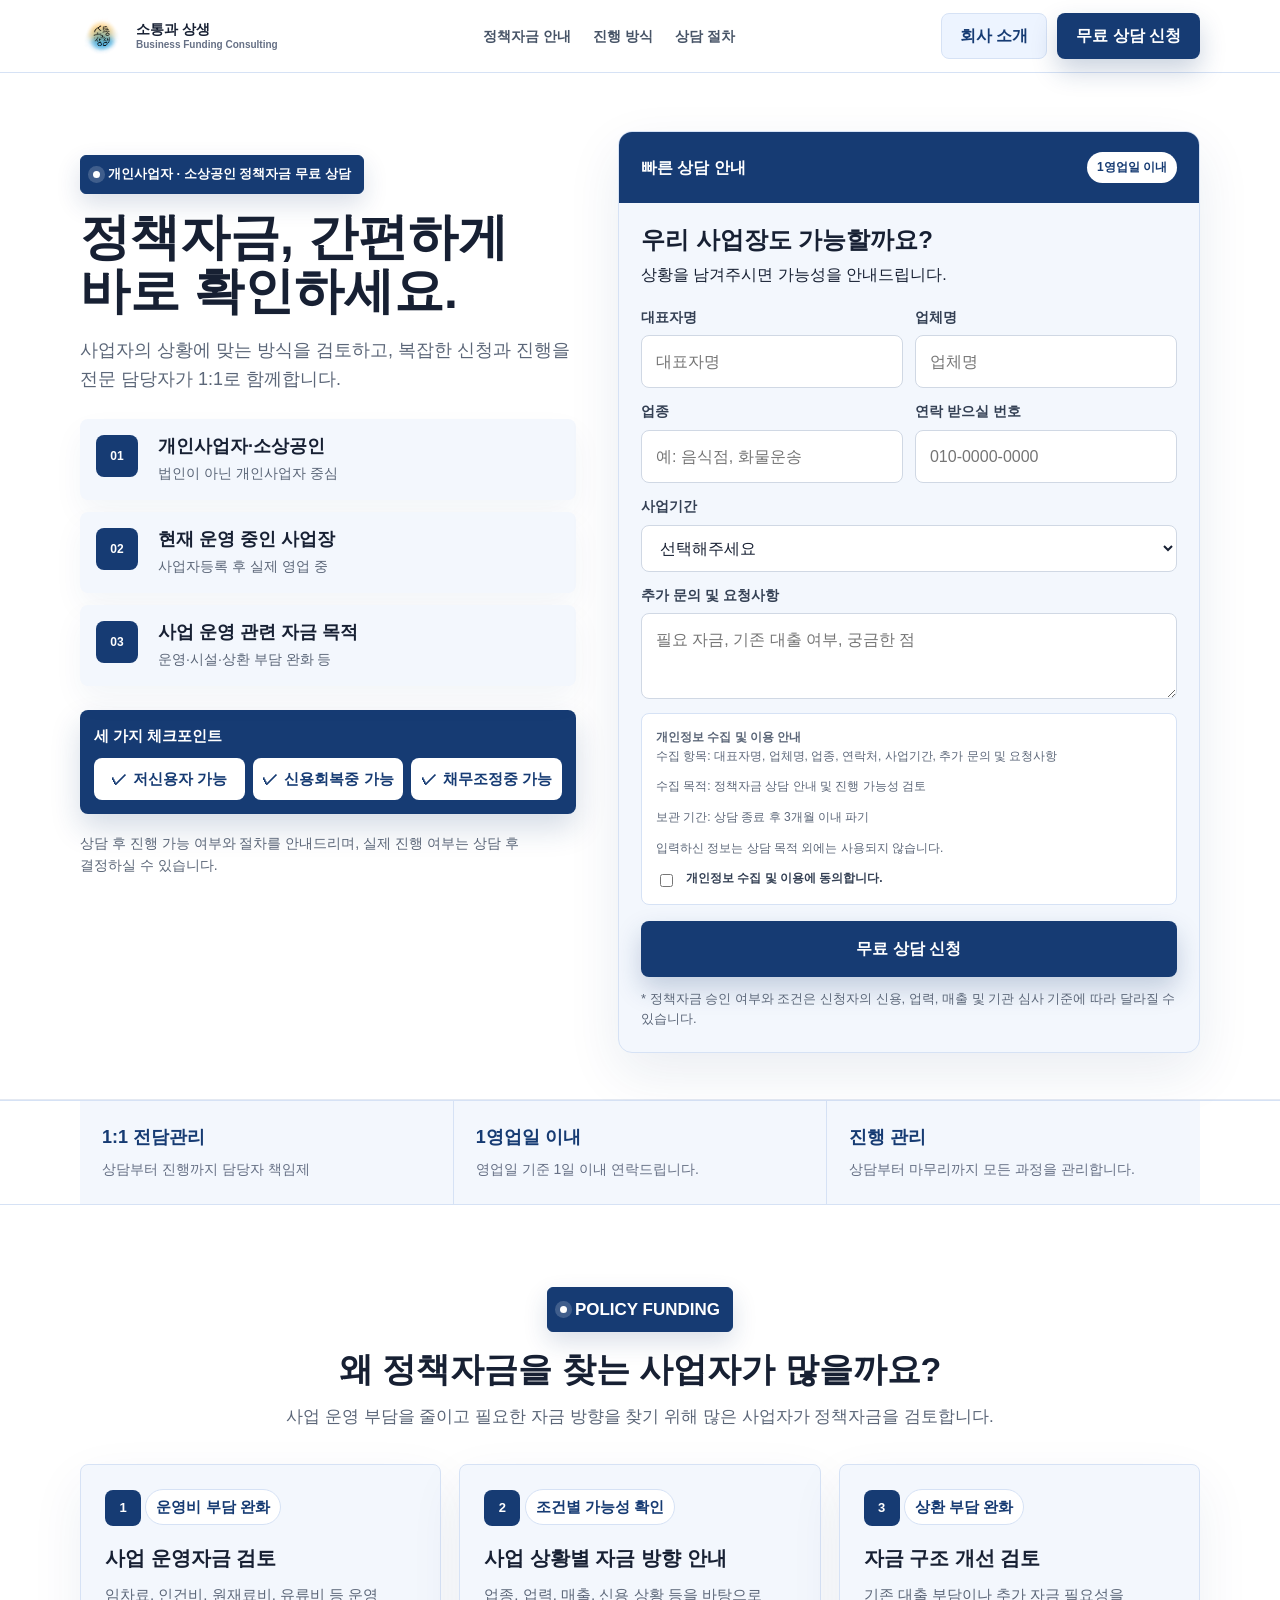
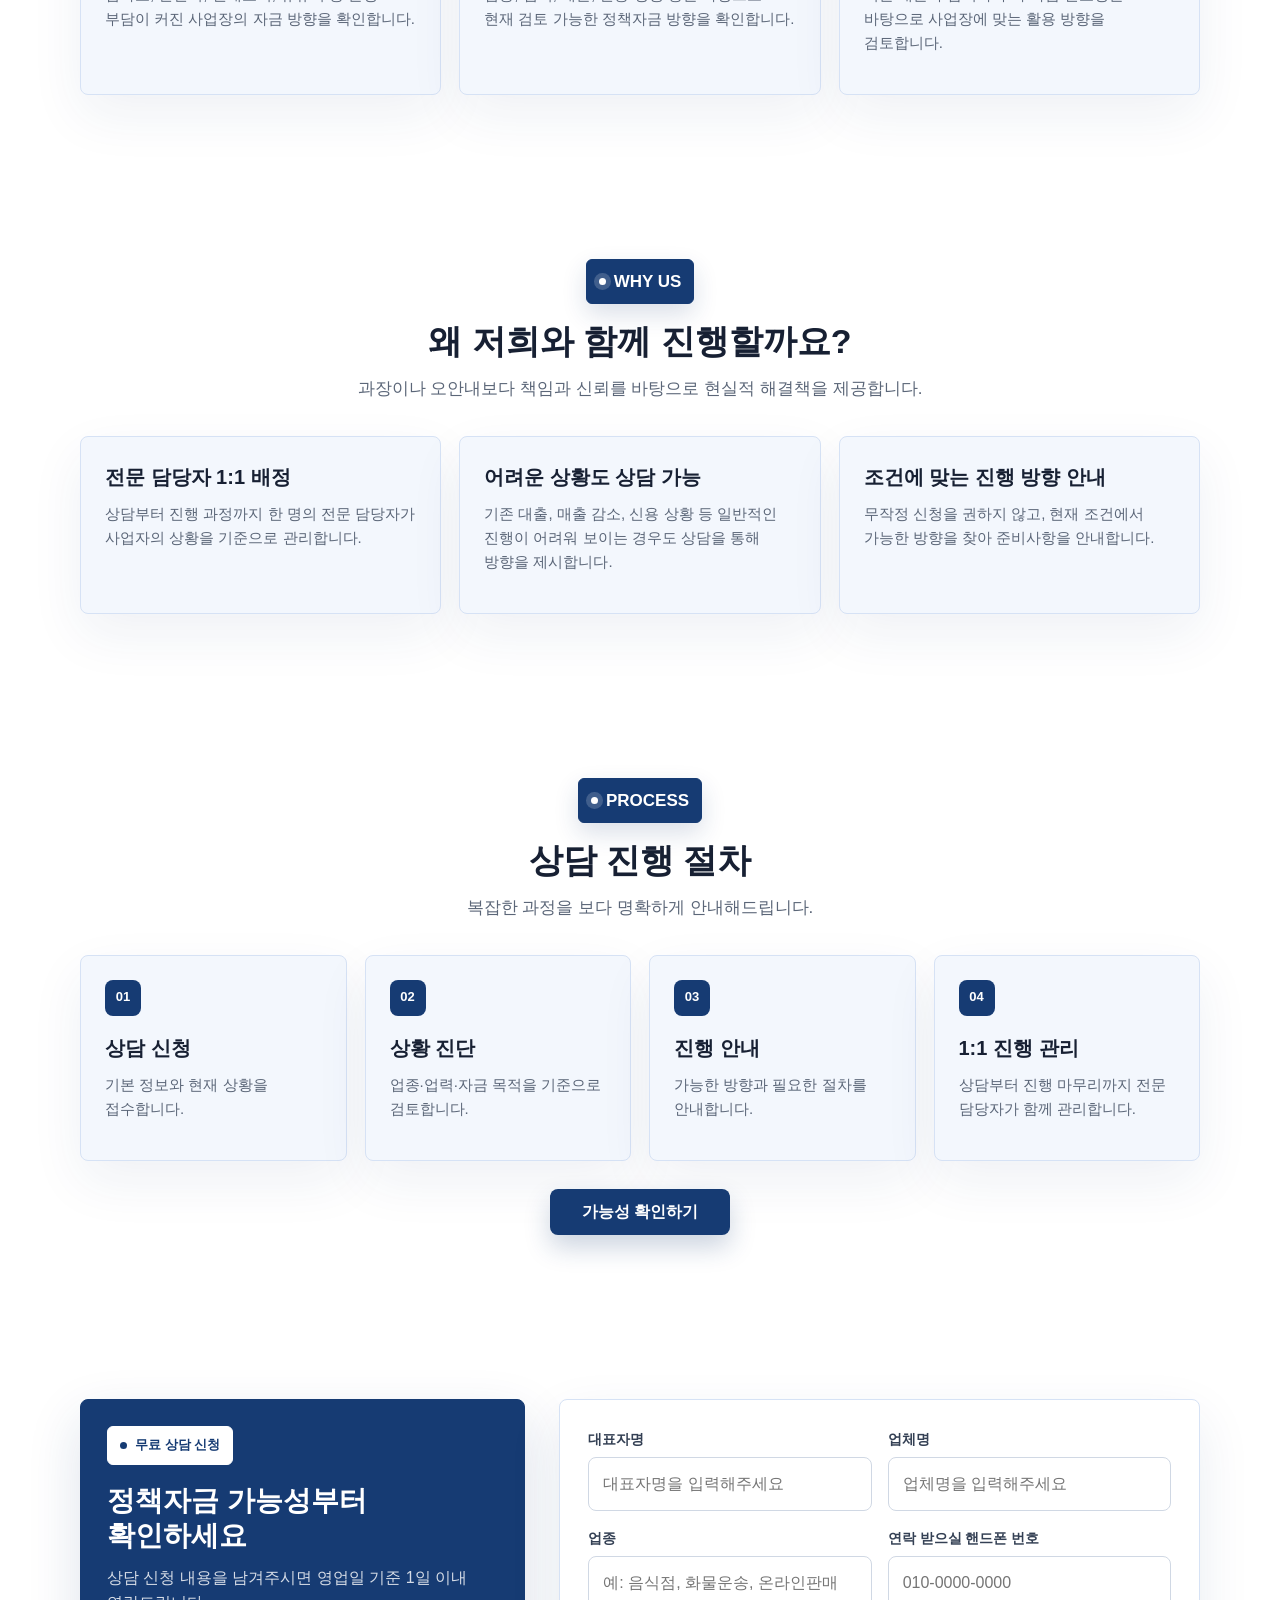
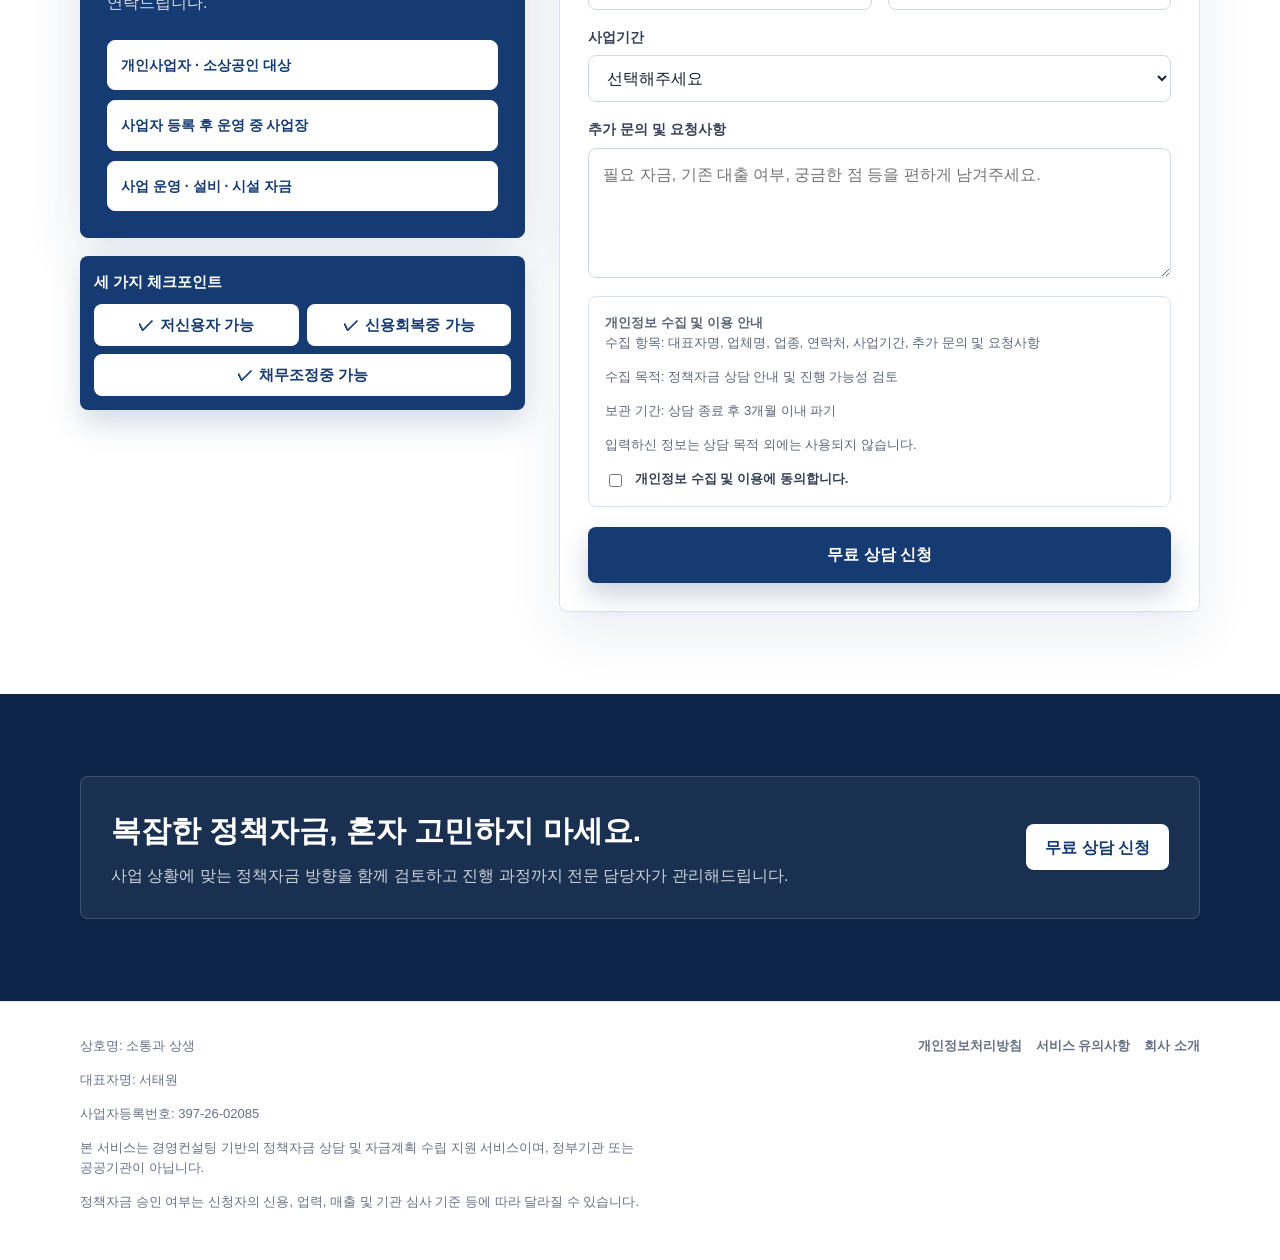
<file: policy-funding/index.html>
<!doctype html>
<html lang="ko">
  <head>
    <!-- Google Tag Manager -->
    <script>(function(w,d,s,l,i){w[l]=w[l]||[];w[l].push({'gtm.start':
    new Date().getTime(),event:'gtm.js'});var f=d.getElementsByTagName(s)[0],
    j=d.createElement(s),dl=l!='dataLayer'?'&l='+l:'';j.async=true;j.src=
    'https://www.googletagmanager.com/gtm.js?id='+i+dl;f.parentNode.insertBefore(j,f);
    })(window,document,'script','dataLayer','GTM-PVXSDRXH');</script>
    <!-- End Google Tag Manager -->
    <meta charset="utf-8">
    <meta name="viewport" content="width=device-width, initial-scale=1">
    <title>정책자금 무료 상담 | 소통과 상생</title>
    <meta name="description" content="개인사업자와 소상공인을 위한 정책자금 무료 상담. 사업 상황에 맞는 정책자금 방향을 검토하고 진행 절차를 안내드립니다.">
    <link rel="icon" type="image/png" href="../assets/logo.png">
    <link rel="stylesheet" href="../assets/styles.css?v=v1-consult-check-card">
    <script defer src="../assets/site.js?v=v1-phone-normalize"></script>
  </head>
  <body id="top" class="policy-landing-page" data-variant="general">
    <!-- Google Tag Manager (noscript) -->
    <noscript><iframe src="https://www.googletagmanager.com/ns.html?id=GTM-PVXSDRXH"
    height="0" width="0" style="display:none;visibility:hidden"></iframe></noscript>
    <!-- End Google Tag Manager (noscript) -->
    <header class="site-header">
      <div class="header-inner">
        <a class="brand" href="#top">
          <img class="brand-mark" src="../assets/logo.png" alt="소통과 상생 로고">
          <span class="brand-text">
            <strong>소통과 상생</strong>
            <small>Business Funding Consulting</small>
          </span>
        </a>
        <nav class="nav-links" aria-label="주요 메뉴">
          <a href="#why">정책자금 안내</a>
          <a href="#strength">진행 방식</a>
          <a href="#process">상담 절차</a>
        </nav>
        <div class="header-actions">
          <a class="btn btn-secondary" href="#strength">회사 소개</a>
          <a class="btn btn-primary" href="#consult">무료 상담 신청</a>
        </div>
      </div>
    </header>

    <main>
      <section class="diagnostic-hero">
        <div class="section-inner">
          <div class="hero-copy-panel">
            <span class="eyebrow">개인사업자 · 소상공인 정책자금 무료 상담</span>
            <h1 class="diagnostic-title">정책자금, 간편하게 바로 확인하세요.</h1>
            <p class="diagnostic-copy">사업자의 상황에 맞는 방식을 검토하고, 복잡한 신청과 진행을 전문 담당자가 1:1로 함께합니다.</p>
            <div class="instant-criteria policy-instant-criteria" aria-label="정책자금 기본 대상 기준">
              <article>
                <span>01</span>
                <div>
                  <h2>개인사업자·소상공인</h2>
                  <p>법인이 아닌 개인사업자 중심</p>
                </div>
              </article>
              <article>
                <span>02</span>
                <div>
                  <h2>현재 운영 중인 사업장</h2>
                  <p>사업자등록 후 실제 영업 중</p>
                </div>
              </article>
              <article>
                <span>03</span>
                <div>
                  <h2>사업 운영 관련 자금 목적</h2>
                  <p>운영·시설·상환 부담 완화 등</p>
                </div>
              </article>
            </div>
            <div class="credit-situation-points policy-credit-points" aria-label="신용상황 확인 포인트">
              <strong>세 가지 체크포인트</strong>
              <div class="credit-point-list">
                <span><b>✓</b> 저신용자 가능</span>
                <span><b>✓</b> 신용회복중 가능</span>
                <span><b>✓</b> 채무조정중 가능</span>
              </div>
            </div>
            <p class="hero-note">상담 후 진행 가능 여부와 절차를 안내드리며, 실제 진행 여부는 상담 후 결정하실 수 있습니다.</p>
          </div>
          <aside id="hero-consult" class="visual-panel hero-consult-panel" aria-label="빠른 상담 신청">
            <div class="panel-top">
              <strong>빠른 상담 안내</strong>
              <span class="status-pill">1영업일 이내</span>
            </div>
            <div class="panel-body">
              <h2>우리 사업장도 가능할까요?</h2>
              <p>상황을 남겨주시면 가능성을 안내드립니다.</p>
              <form class="lead-form hero-lead-form" data-lead-form>
                <input type="hidden" name="source" value="general">
                <div class="form-grid">
                  <div class="field"><label for="heroRepresentativeName">대표자명</label><input id="heroRepresentativeName" name="representativeName" required autocomplete="name" placeholder="대표자명"></div>
                  <div class="field"><label for="heroCompanyName">업체명</label><input id="heroCompanyName" name="companyName" required placeholder="업체명"></div>
                  <div class="field"><label for="heroIndustry">업종</label><input id="heroIndustry" name="industry" required placeholder="예: 음식점, 화물운송"></div>
                  <div class="field"><label for="heroPhone">연락 받으실 번호</label><input id="heroPhone" name="phone" required inputmode="tel" autocomplete="tel" placeholder="010-0000-0000"></div>
                  <div class="field full"><label for="heroBusinessAge">사업기간</label><select id="heroBusinessAge" name="businessAge" required><option value="">선택해주세요</option><option>6개월 미만</option><option>6개월 ~ 1년</option><option>1~3년</option><option>3년 이상</option></select></div>
                  <div class="field full"><label for="heroMessage">추가 문의 및 요청사항</label><textarea id="heroMessage" name="message" placeholder="필요 자금, 기존 대출 여부, 궁금한 점"></textarea></div>
                </div>
                <div class="consent-box">
                  <strong>개인정보 수집 및 이용 안내</strong>
                  <p>수집 항목: 대표자명, 업체명, 업종, 연락처, 사업기간, 추가 문의 및 요청사항</p>
                  <p>수집 목적: 정책자금 상담 안내 및 진행 가능성 검토</p>
                  <p>보관 기간: 상담 종료 후 3개월 이내 파기</p>
                  <p>입력하신 정보는 상담 목적 외에는 사용되지 않습니다.</p>
                  <label class="check-row"><input type="checkbox" name="privacyConsent"> 개인정보 수집 및 이용에 동의합니다.</label>
                </div>
                <p class="form-error" data-form-error></p>
                <div class="form-actions"><button class="btn btn-primary" type="submit">무료 상담 신청</button></div>
                <p class="form-note">* 정책자금 승인 여부와 조건은 신청자의 신용, 업력, 매출 및 기관 심사 기준에 따라 달라질 수 있습니다.</p>
              </form>
            </div>
          </aside>
        </div>
      </section>

      <section class="diagnostic-strip" aria-label="상담 요약">
        <div class="section-inner">
          <div class="strip-item"><strong>1:1 전담관리</strong><span>상담부터 진행까지 담당자 책임제</span></div>
          <div class="strip-item"><strong>1영업일 이내</strong><span>영업일 기준 1일 이내 연락드립니다.</span></div>
          <div class="strip-item"><strong>진행 관리</strong><span>상담부터 마무리까지 모든 과정을 관리합니다.</span></div>
        </div>
      </section>

      <section id="why" class="section">
        <div class="section-inner">
          <div class="section-heading center">
            <p class="eyebrow">POLICY FUNDING</p>
            <h2>왜 정책자금을 찾는 사업자가 많을까요?</h2>
            <p>사업 운영 부담을 줄이고 필요한 자금 방향을 찾기 위해 많은 사업자가 정책자금을 검토합니다.</p>
          </div>
          <div class="grid-3">
            <article class="card">
              <span class="number">1</span>
              <p class="case-meta">운영비 부담 완화</p>
              <h3>사업 운영자금 검토</h3>
              <p>임차료, 인건비, 원재료비, 유류비 등 운영 부담이 커진 사업장의 자금 방향을 확인합니다.</p>
            </article>
            <article class="card">
              <span class="number">2</span>
              <p class="case-meta">조건별 가능성 확인</p>
              <h3>사업 상황별 자금 방향 안내</h3>
              <p>업종, 업력, 매출, 신용 상황 등을 바탕으로 현재 검토 가능한 정책자금 방향을 확인합니다.</p>
            </article>
            <article class="card">
              <span class="number">3</span>
              <p class="case-meta">상환 부담 완화</p>
              <h3>자금 구조 개선 검토</h3>
              <p>기존 대출 부담이나 추가 자금 필요성을 바탕으로 사업장에 맞는 활용 방향을 검토합니다.</p>
            </article>
          </div>
        </div>
      </section>

      <section id="strength" class="section section-muted">
        <div class="section-inner">
          <div class="section-heading center">
            <p class="eyebrow">WHY US</p>
            <h2>왜 저희와 함께 진행할까요?</h2>
            <p>과장이나 오안내보다 책임과 신뢰를 바탕으로 현실적 해결책을 제공합니다.</p>
          </div>
          <div class="grid-3">
            <article class="card">
              <h3>전문 담당자 1:1 배정</h3>
              <p>상담부터 진행 과정까지 한 명의 전문 담당자가 사업자의 상황을 기준으로 관리합니다.</p>
            </article>
            <article class="card">
              <h3>어려운 상황도 상담 가능</h3>
              <p>기존 대출, 매출 감소, 신용 상황 등 일반적인 진행이 어려워 보이는 경우도 상담을 통해 방향을 제시합니다.</p>
            </article>
            <article class="card">
              <h3>조건에 맞는 진행 방향 안내</h3>
              <p>무작정 신청을 권하지 않고, 현재 조건에서 가능한 방향을 찾아 준비사항을 안내합니다.</p>
            </article>
          </div>
        </div>
      </section>

      <section id="process" class="section">
        <div class="section-inner">
          <div class="section-heading center">
            <p class="eyebrow">PROCESS</p>
            <h2>상담 진행 절차</h2>
            <p>복잡한 과정을 보다 명확하게 안내해드립니다.</p>
          </div>
          <div class="grid-4">
            <article class="card"><span class="number">01</span><h3>상담 신청</h3><p>기본 정보와 현재 상황을 접수합니다.</p></article>
            <article class="card"><span class="number">02</span><h3>상황 진단</h3><p>업종·업력·자금 목적을 기준으로 검토합니다.</p></article>
            <article class="card"><span class="number">03</span><h3>진행 안내</h3><p>가능한 방향과 필요한 절차를 안내합니다.</p></article>
            <article class="card"><span class="number">04</span><h3>1:1 진행 관리</h3><p>상담부터 진행 마무리까지 전문 담당자가 함께 관리합니다.</p></article>
          </div>
          <div class="process-cta">
            <a class="btn btn-primary" href="#consult">가능성 확인하기</a>
          </div>
        </div>
      </section>

      <section id="consult" class="section section-muted">
        <div class="section-inner">
          <div class="form-wrap">
            <div class="consult-info-stack">
              <aside class="form-aside">
                <span class="eyebrow">무료 상담 신청</span>
                <h2>정책자금 가능성부터 확인하세요</h2>
                <p>상담 신청 내용을 남겨주시면 영업일 기준 1일 이내 연락드립니다.</p>
                <div class="call-rules">
                  <div>개인사업자 · 소상공인 대상</div>
                  <div>사업자 등록 후 운영 중 사업장</div>
                  <div>사업 운영 · 설비 · 시설 자금</div>
                </div>
              </aside>
              <div class="credit-situation-points policy-credit-points" aria-label="신용상황 확인 포인트">
                <strong>세 가지 체크포인트</strong>
                <div class="credit-point-list">
                  <span><b>✓</b> 저신용자 가능</span>
                  <span><b>✓</b> 신용회복중 가능</span>
                  <span><b>✓</b> 채무조정중 가능</span>
                </div>
              </div>
            </div>
            <form class="lead-form" data-lead-form>
              <input type="hidden" name="source" value="general">
              <div class="form-grid">
                <div class="field"><label for="representativeName">대표자명</label><input id="representativeName" name="representativeName" required autocomplete="name" placeholder="대표자명을 입력해주세요"></div>
                <div class="field"><label for="companyName">업체명</label><input id="companyName" name="companyName" required placeholder="업체명을 입력해주세요"></div>
                <div class="field"><label for="industry">업종</label><input id="industry" name="industry" required placeholder="예: 음식점, 화물운송, 온라인판매"></div>
                <div class="field"><label for="phone">연락 받으실 핸드폰 번호</label><input id="phone" name="phone" required inputmode="tel" autocomplete="tel" placeholder="010-0000-0000"></div>
                <div class="field full"><label for="businessAge">사업기간</label><select id="businessAge" name="businessAge" required><option value="">선택해주세요</option><option>6개월 미만</option><option>6개월 ~ 1년</option><option>1~3년</option><option>3년 이상</option></select></div>
                <div class="field full"><label for="message">추가 문의 및 요청사항</label><textarea id="message" name="message" placeholder="필요 자금, 기존 대출 여부, 궁금한 점 등을 편하게 남겨주세요."></textarea></div>
              </div>
              <div class="consent-box">
                <strong>개인정보 수집 및 이용 안내</strong>
                <p>수집 항목: 대표자명, 업체명, 업종, 연락처, 사업기간, 추가 문의 및 요청사항</p>
                <p>수집 목적: 정책자금 상담 안내 및 진행 가능성 검토</p>
                <p>보관 기간: 상담 종료 후 3개월 이내 파기</p>
                <p>입력하신 정보는 상담 목적 외에는 사용되지 않습니다.</p>
                <label class="check-row"><input type="checkbox" name="privacyConsent"> 개인정보 수집 및 이용에 동의합니다.</label>
              </div>
              <p class="form-error" data-form-error></p>
              <div class="form-actions"><button class="btn btn-primary" type="submit">무료 상담 신청</button></div>
            </form>
          </div>
        </div>
      </section>

      <section class="section section-dark">
        <div class="section-inner">
          <div class="cta-band">
            <div>
              <h2>복잡한 정책자금, 혼자 고민하지 마세요.</h2>
              <p>사업 상황에 맞는 정책자금 방향을 함께 검토하고 진행 과정까지 전문 담당자가 관리해드립니다.</p>
            </div>
            <a class="btn btn-primary" href="#consult">무료 상담 신청</a>
          </div>
        </div>
      </section>
    </main>

    <div class="floating-cta"><a class="btn btn-primary" href="#consult">무료 상담 신청</a></div>
    <footer class="site-footer">
      <div class="footer-inner">
        <div class="footer-grid">
          <div>
            <p>상호명: 소통과 상생</p>
            <p>대표자명: 서태원</p>
            <p>사업자등록번호: 397-26-02085</p>
            <p>본 서비스는 경영컨설팅 기반의 정책자금 상담 및 자금계획 수립 지원 서비스이며, 정부기관 또는 공공기관이 아닙니다.</p>
            <p>정책자금 승인 여부는 신청자의 신용, 업력, 매출 및 기관 심사 기준 등에 따라 달라질 수 있습니다.</p>
          </div>
          <div class="footer-links">
            <a href="../privacy/">개인정보처리방침</a>
            <a href="../terms/">서비스 유의사항</a>
            <a href="#strength">회사 소개</a>
          </div>
        </div>
      </div>
    </footer>
  </body>
</html>
</file>
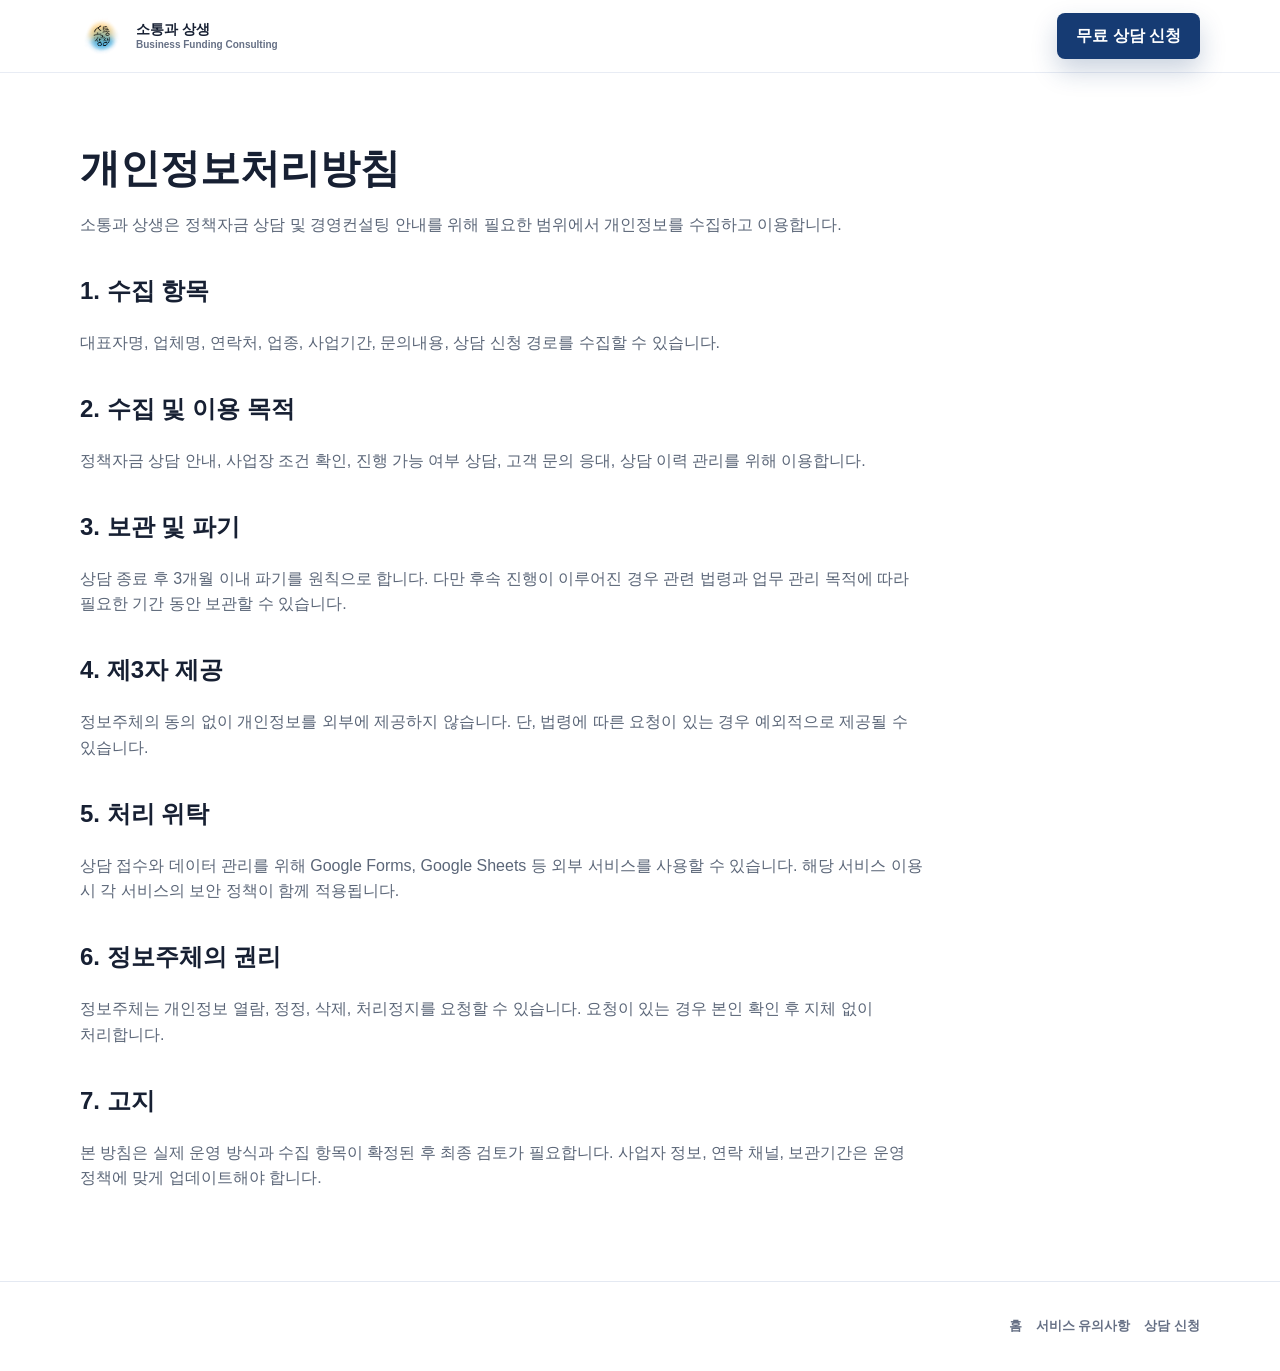
<file: privacy/index.html>
<!doctype html>
<html lang="ko">
  <head>
    <!-- Google Tag Manager -->
    <script>(function(w,d,s,l,i){w[l]=w[l]||[];w[l].push({'gtm.start':
    new Date().getTime(),event:'gtm.js'});var f=d.getElementsByTagName(s)[0],
    j=d.createElement(s),dl=l!='dataLayer'?'&l='+l:'';j.async=true;j.src=
    'https://www.googletagmanager.com/gtm.js?id='+i+dl;f.parentNode.insertBefore(j,f);
    })(window,document,'script','dataLayer','GTM-PVXSDRXH');</script>
    <!-- End Google Tag Manager -->
    <meta charset="utf-8">
    <meta name="viewport" content="width=device-width, initial-scale=1">
    <title>개인정보처리방침 | 소통과 상생</title>
    <link rel="icon" type="image/png" href="../assets/logo.png">
    <link rel="stylesheet" href="../assets/styles.css">
  </head>
  <body>
    <!-- Google Tag Manager (noscript) -->
    <noscript><iframe src="https://www.googletagmanager.com/ns.html?id=GTM-PVXSDRXH"
    height="0" width="0" style="display:none;visibility:hidden"></iframe></noscript>
    <!-- End Google Tag Manager (noscript) -->
    <header class="site-header">
      <div class="header-inner">
        <a class="brand" href="../">
          <img class="brand-mark" src="../assets/logo.png" alt="소통과 상생 로고">
          <span class="brand-text">
            <strong>소통과 상생</strong>
            <small>Business Funding Consulting</small>
          </span>
        </a>
        <div class="header-actions">
          <a class="btn btn-primary" href="../policy-funding/#consult">무료 상담 신청</a>
        </div>
      </div>
    </header>

    <main class="simple-page">
      <div class="section-inner">
        <article>
          <h1>개인정보처리방침</h1>
          <p>소통과 상생은 정책자금 상담 및 경영컨설팅 안내를 위해 필요한 범위에서 개인정보를 수집하고 이용합니다.</p>

          <h2>1. 수집 항목</h2>
          <p>대표자명, 업체명, 연락처, 업종, 사업기간, 문의내용, 상담 신청 경로를 수집할 수 있습니다.</p>

          <h2>2. 수집 및 이용 목적</h2>
          <p>정책자금 상담 안내, 사업장 조건 확인, 진행 가능 여부 상담, 고객 문의 응대, 상담 이력 관리를 위해 이용합니다.</p>

          <h2>3. 보관 및 파기</h2>
          <p>상담 종료 후 3개월 이내 파기를 원칙으로 합니다. 다만 후속 진행이 이루어진 경우 관련 법령과 업무 관리 목적에 따라 필요한 기간 동안 보관할 수 있습니다.</p>

          <h2>4. 제3자 제공</h2>
          <p>정보주체의 동의 없이 개인정보를 외부에 제공하지 않습니다. 단, 법령에 따른 요청이 있는 경우 예외적으로 제공될 수 있습니다.</p>

          <h2>5. 처리 위탁</h2>
          <p>상담 접수와 데이터 관리를 위해 Google Forms, Google Sheets 등 외부 서비스를 사용할 수 있습니다. 해당 서비스 이용 시 각 서비스의 보안 정책이 함께 적용됩니다.</p>

          <h2>6. 정보주체의 권리</h2>
          <p>정보주체는 개인정보 열람, 정정, 삭제, 처리정지를 요청할 수 있습니다. 요청이 있는 경우 본인 확인 후 지체 없이 처리합니다.</p>

          <h2>7. 고지</h2>
          <p>본 방침은 실제 운영 방식과 수집 항목이 확정된 후 최종 검토가 필요합니다. 사업자 정보, 연락 채널, 보관기간은 운영 정책에 맞게 업데이트해야 합니다.</p>
        </article>
      </div>
    </main>

    <footer class="site-footer">
      <div class="footer-inner">
        <div class="footer-links">
          <a href="../">홈</a>
          <a href="../terms/">서비스 유의사항</a>
          <a href="../policy-funding/">상담 신청</a>
        </div>
      </div>
    </footer>
  </body>
</html>
</file>
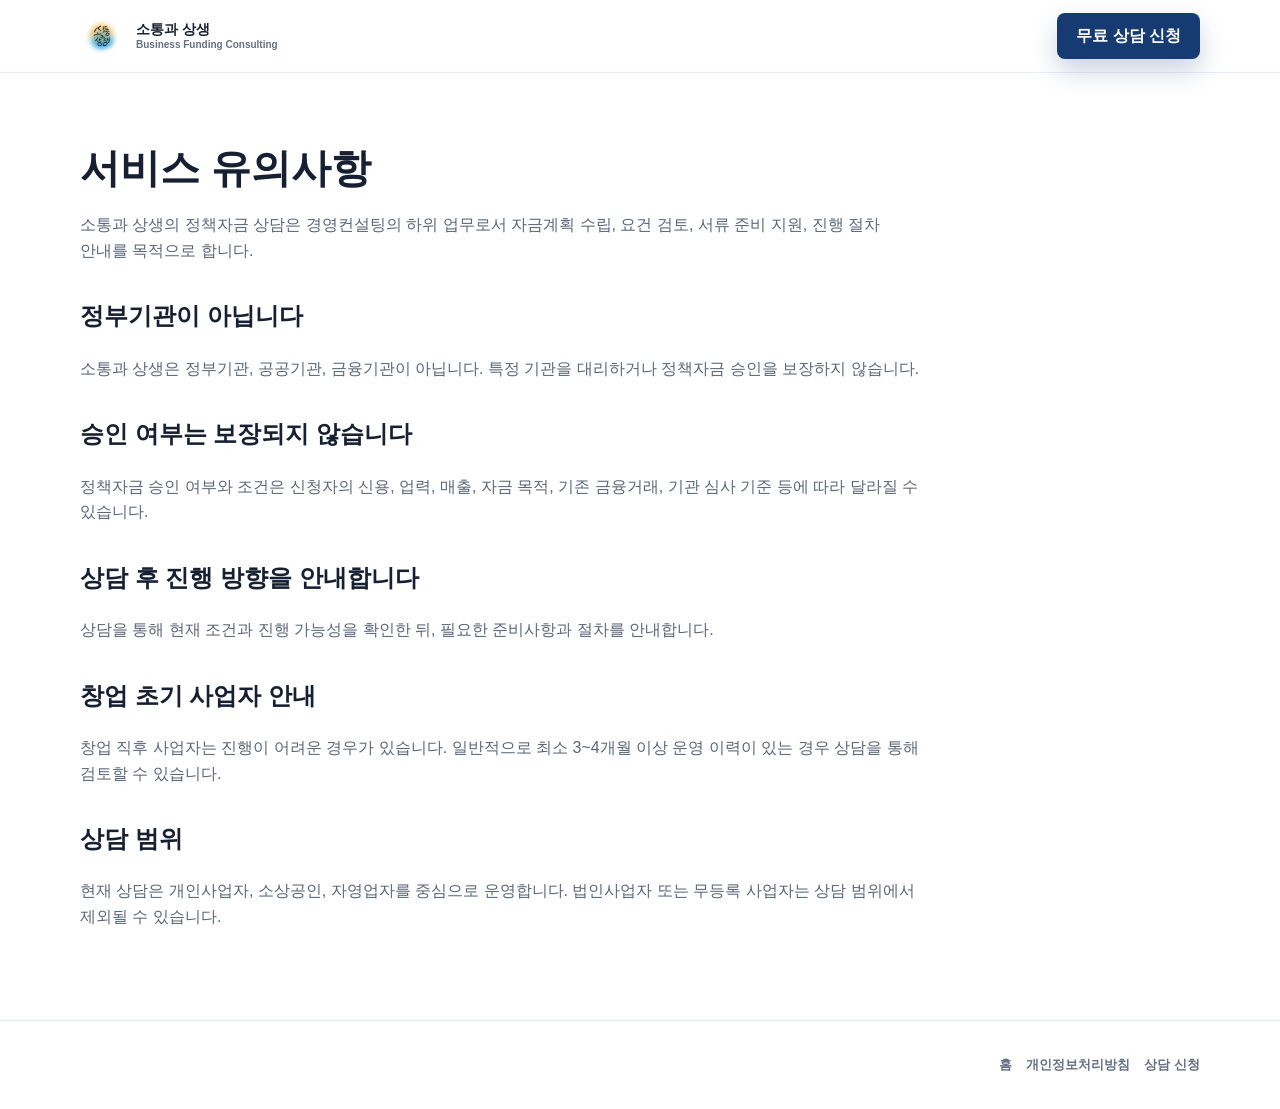
<file: terms/index.html>
<!doctype html>
<html lang="ko">
  <head>
    <!-- Google Tag Manager -->
    <script>(function(w,d,s,l,i){w[l]=w[l]||[];w[l].push({'gtm.start':
    new Date().getTime(),event:'gtm.js'});var f=d.getElementsByTagName(s)[0],
    j=d.createElement(s),dl=l!='dataLayer'?'&l='+l:'';j.async=true;j.src=
    'https://www.googletagmanager.com/gtm.js?id='+i+dl;f.parentNode.insertBefore(j,f);
    })(window,document,'script','dataLayer','GTM-PVXSDRXH');</script>
    <!-- End Google Tag Manager -->
    <meta charset="utf-8">
    <meta name="viewport" content="width=device-width, initial-scale=1">
    <title>서비스 유의사항 | 소통과 상생</title>
    <link rel="icon" type="image/png" href="../assets/logo.png">
    <link rel="stylesheet" href="../assets/styles.css">
  </head>
  <body>
    <!-- Google Tag Manager (noscript) -->
    <noscript><iframe src="https://www.googletagmanager.com/ns.html?id=GTM-PVXSDRXH"
    height="0" width="0" style="display:none;visibility:hidden"></iframe></noscript>
    <!-- End Google Tag Manager (noscript) -->
    <header class="site-header">
      <div class="header-inner">
        <a class="brand" href="../">
          <img class="brand-mark" src="../assets/logo.png" alt="소통과 상생 로고">
          <span class="brand-text">
            <strong>소통과 상생</strong>
            <small>Business Funding Consulting</small>
          </span>
        </a>
        <div class="header-actions">
          <a class="btn btn-primary" href="../policy-funding/#consult">무료 상담 신청</a>
        </div>
      </div>
    </header>

    <main class="simple-page">
      <div class="section-inner">
        <article>
          <h1>서비스 유의사항</h1>
          <p>소통과 상생의 정책자금 상담은 경영컨설팅의 하위 업무로서 자금계획 수립, 요건 검토, 서류 준비 지원, 진행 절차 안내를 목적으로 합니다.</p>

          <h2>정부기관이 아닙니다</h2>
          <p>소통과 상생은 정부기관, 공공기관, 금융기관이 아닙니다. 특정 기관을 대리하거나 정책자금 승인을 보장하지 않습니다.</p>

          <h2>승인 여부는 보장되지 않습니다</h2>
          <p>정책자금 승인 여부와 조건은 신청자의 신용, 업력, 매출, 자금 목적, 기존 금융거래, 기관 심사 기준 등에 따라 달라질 수 있습니다.</p>

          <h2>상담 후 진행 방향을 안내합니다</h2>
          <p>상담을 통해 현재 조건과 진행 가능성을 확인한 뒤, 필요한 준비사항과 절차를 안내합니다.</p>

          <h2>창업 초기 사업자 안내</h2>
          <p>창업 직후 사업자는 진행이 어려운 경우가 있습니다. 일반적으로 최소 3~4개월 이상 운영 이력이 있는 경우 상담을 통해 검토할 수 있습니다.</p>

          <h2>상담 범위</h2>
          <p>현재 상담은 개인사업자, 소상공인, 자영업자를 중심으로 운영합니다. 법인사업자 또는 무등록 사업자는 상담 범위에서 제외될 수 있습니다.</p>
        </article>
      </div>
    </main>

    <footer class="site-footer">
      <div class="footer-inner">
        <div class="footer-links">
          <a href="../">홈</a>
          <a href="../privacy/">개인정보처리방침</a>
          <a href="../policy-funding/">상담 신청</a>
        </div>
      </div>
    </footer>
  </body>
</html>
</file>
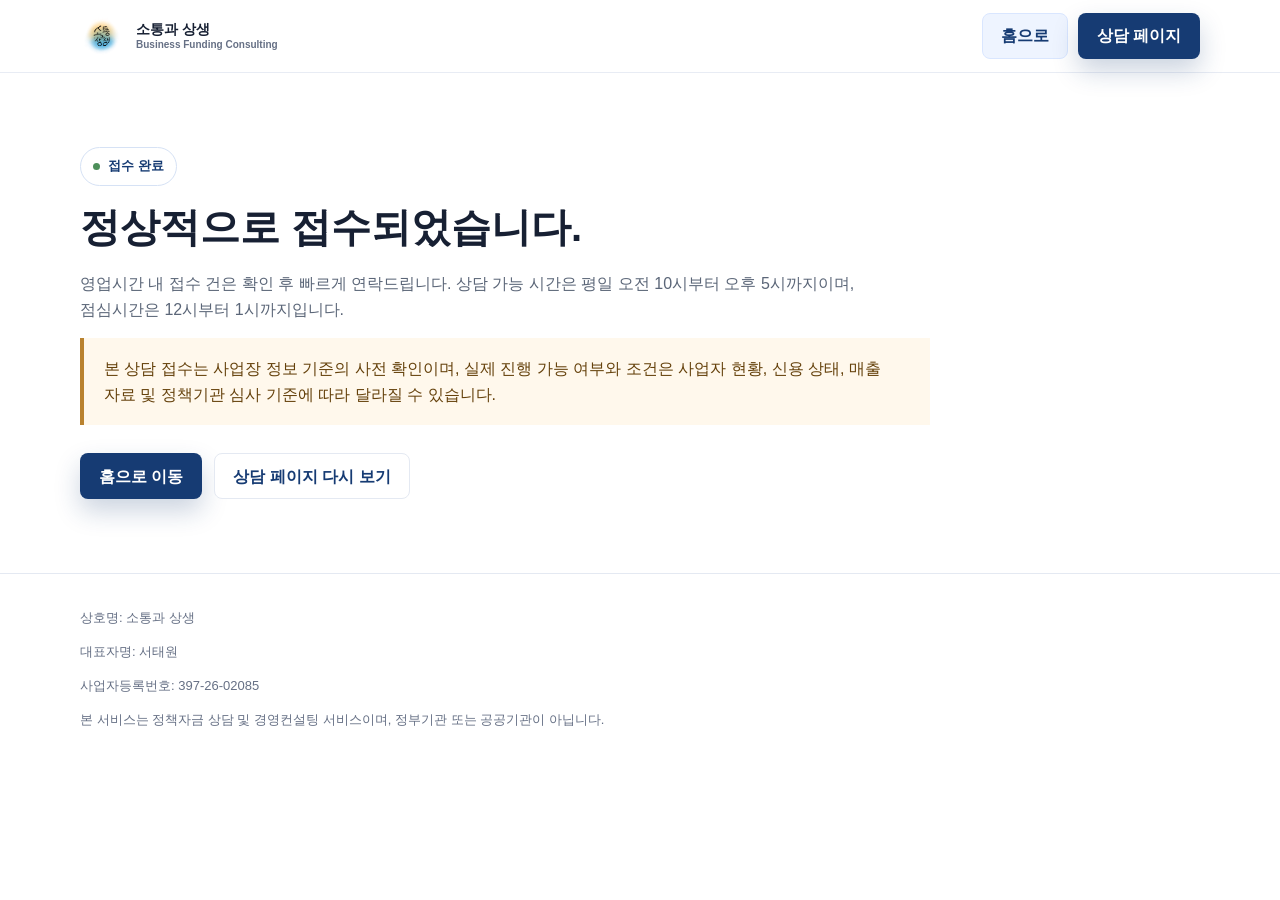
<file: thanks/index.html>
<!doctype html>
<html lang="ko">
  <head>
    <!-- Google Tag Manager -->
    <script>(function(w,d,s,l,i){w[l]=w[l]||[];w[l].push({'gtm.start':
    new Date().getTime(),event:'gtm.js'});var f=d.getElementsByTagName(s)[0],
    j=d.createElement(s),dl=l!='dataLayer'?'&l='+l:'';j.async=true;j.src=
    'https://www.googletagmanager.com/gtm.js?id='+i+dl;f.parentNode.insertBefore(j,f);
    })(window,document,'script','dataLayer','GTM-PVXSDRXH');</script>
    <!-- End Google Tag Manager -->
    <meta charset="utf-8">
    <meta name="viewport" content="width=device-width, initial-scale=1">
    <title>정상 접수 완료 | 소통과 상생</title>
    <meta name="robots" content="noindex">
    <link rel="icon" type="image/png" href="../assets/logo.png">
    <link rel="stylesheet" href="../assets/styles.css?v=v1-thanks-gap">
    <script defer src="../assets/site.js?v=v1-thanks-customer"></script>
  </head>
  <body data-page="thanks">
    <!-- Google Tag Manager (noscript) -->
    <noscript><iframe src="https://www.googletagmanager.com/ns.html?id=GTM-PVXSDRXH"
    height="0" width="0" style="display:none;visibility:hidden"></iframe></noscript>
    <!-- End Google Tag Manager (noscript) -->
    <header class="site-header">
      <div class="header-inner">
        <a class="brand" href="../">
          <img class="brand-mark" src="../assets/logo.png" alt="소통과 상생 로고">
          <span class="brand-text">
            <strong>소통과 상생</strong>
            <small>Business Funding Consulting</small>
          </span>
        </a>
        <div class="header-actions">
          <a class="btn btn-secondary" href="../">홈으로</a>
          <a class="btn btn-primary" href="../policy-funding/">상담 페이지</a>
        </div>
      </div>
    </header>

    <main class="simple-page">
      <div class="section-inner">
        <article>
          <span class="eyebrow">접수 완료</span>
          <h1>정상적으로 접수되었습니다.</h1>
          <p>영업시간 내 접수 건은 확인 후 빠르게 연락드립니다. 상담 가능 시간은 평일 오전 10시부터 오후 5시까지이며, 점심시간은 12시부터 1시까지입니다.</p>
          <div class="warning">
            본 상담 접수는 사업장 정보 기준의 사전 확인이며, 실제 진행 가능 여부와 조건은 사업자 현황, 신용 상태, 매출 자료 및 정책기관 심사 기준에 따라 달라질 수 있습니다.
          </div>
          <div class="hero-actions">
            <a class="btn btn-primary" href="../">홈으로 이동</a>
            <a class="btn btn-ghost" href="../policy-funding/">상담 페이지 다시 보기</a>
          </div>
        </article>
      </div>
    </main>

    <footer class="site-footer">
      <div class="footer-inner">
        <p>상호명: 소통과 상생</p>
        <p>대표자명: 서태원</p>
        <p>사업자등록번호: 397-26-02085</p>
        <p>본 서비스는 정책자금 상담 및 경영컨설팅 서비스이며, 정부기관 또는 공공기관이 아닙니다.</p>
      </div>
    </footer>
  </body>
</html>
</file>
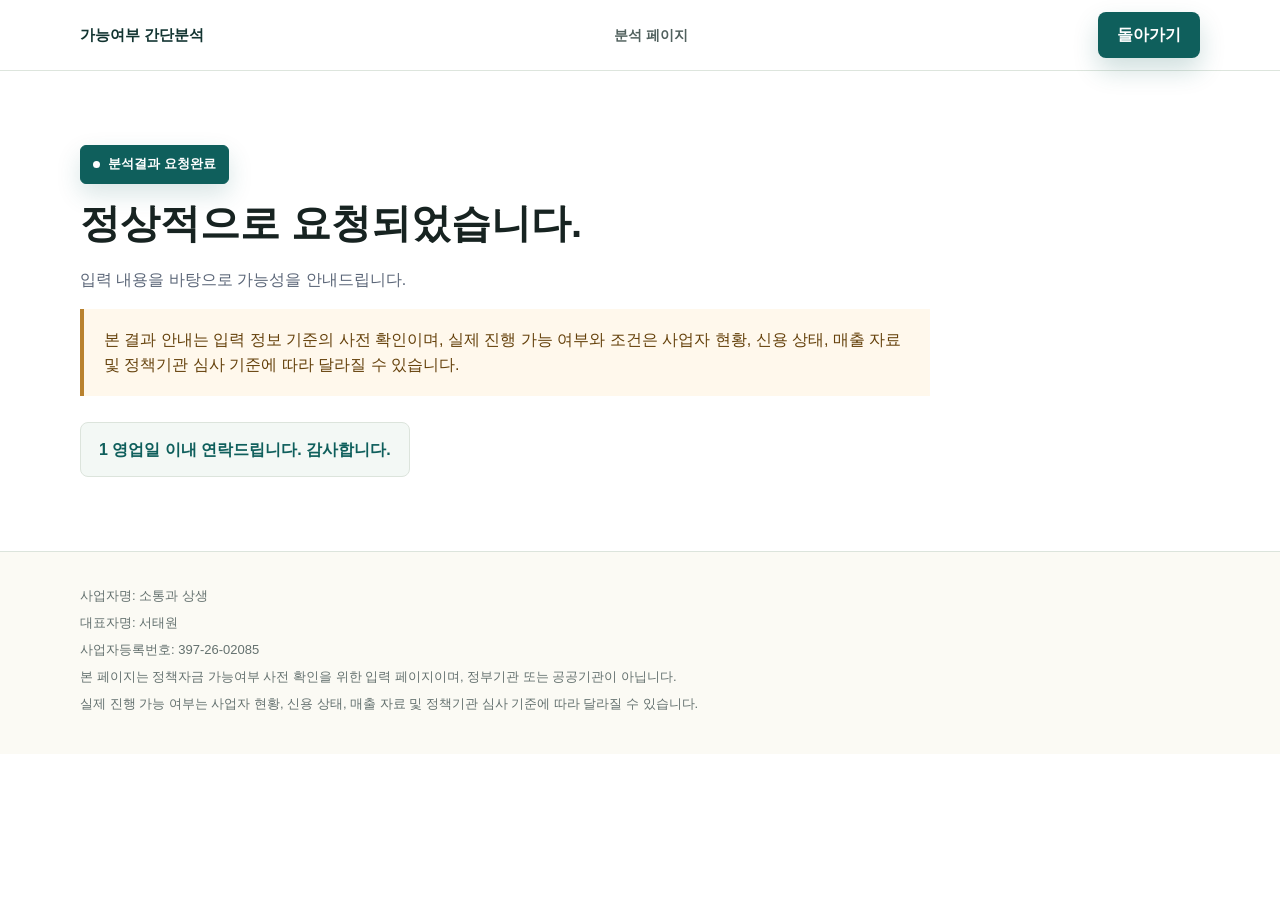
<file: policy-funding-check/thanks/index.html>
<!doctype html>
<html lang="ko">
  <head>
    <!-- Google Tag Manager -->
    <script>(function(w,d,s,l,i){w[l]=w[l]||[];w[l].push({'gtm.start':
    new Date().getTime(),event:'gtm.js'});var f=d.getElementsByTagName(s)[0],
    j=d.createElement(s),dl=l!='dataLayer'?'&l='+l:'';j.async=true;j.src=
    'https://www.googletagmanager.com/gtm.js?id='+i+dl;f.parentNode.insertBefore(j,f);
    })(window,document,'script','dataLayer','GTM-PVXSDRXH');</script>
    <!-- End Google Tag Manager -->
    <meta charset="utf-8">
    <meta name="viewport" content="width=device-width, initial-scale=1">
    <title>세부 가능성 확인 요청 완료</title>
    <meta name="robots" content="noindex">
    <link rel="icon" href="../../favicon.svg" type="image/svg+xml">
    <link rel="stylesheet" href="../../assets/styles.css?v=v2-thanks-badge-gap">
    <script defer src="../../assets/site.js"></script>
  </head>
  <body class="diagnostic-tool-page" data-page="thanks">
    <!-- Google Tag Manager (noscript) -->
    <noscript><iframe src="https://www.googletagmanager.com/ns.html?id=GTM-PVXSDRXH"
    height="0" width="0" style="display:none;visibility:hidden"></iframe></noscript>
    <!-- End Google Tag Manager (noscript) -->
    <header class="tool-header">
      <div class="tool-header-inner">
        <a class="tool-title" href="../">가능여부 간단분석</a>
        <div class="tool-nav" aria-label="주요 메뉴">
          <a href="../">분석 페이지</a>
        </div>
        <a class="btn btn-primary" href="../">돌아가기</a>
      </div>
    </header>

    <main class="simple-page">
      <div class="section-inner">
        <article>
          <span class="eyebrow">분석결과 요청완료</span>
          <h1>정상적으로 요청되었습니다.</h1>
          <p>입력 내용을 바탕으로 가능성을 안내드립니다.</p>
          <div class="warning">
            본 결과 안내는 입력 정보 기준의 사전 확인이며, 실제 진행 가능 여부와 조건은 사업자 현황, 신용 상태, 매출 자료 및 정책기관 심사 기준에 따라 달라질 수 있습니다.
          </div>
          <div class="thanks-card">1 영업일 이내 연락드립니다. 감사합니다.</div>
        </article>
      </div>
    </main>

    <footer class="tool-footer">
      <div class="footer-inner">
        <p>사업자명: 소통과 상생</p>
        <p>대표자명: 서태원</p>
        <p>사업자등록번호: 397-26-02085</p>
        <p>본 페이지는 정책자금 가능여부 사전 확인을 위한 입력 페이지이며, 정부기관 또는 공공기관이 아닙니다.</p>
        <p>실제 진행 가능 여부는 사업자 현황, 신용 상태, 매출 자료 및 정책기관 심사 기준에 따라 달라질 수 있습니다.</p>
      </div>
    </footer>
  </body>
</html>
</file>
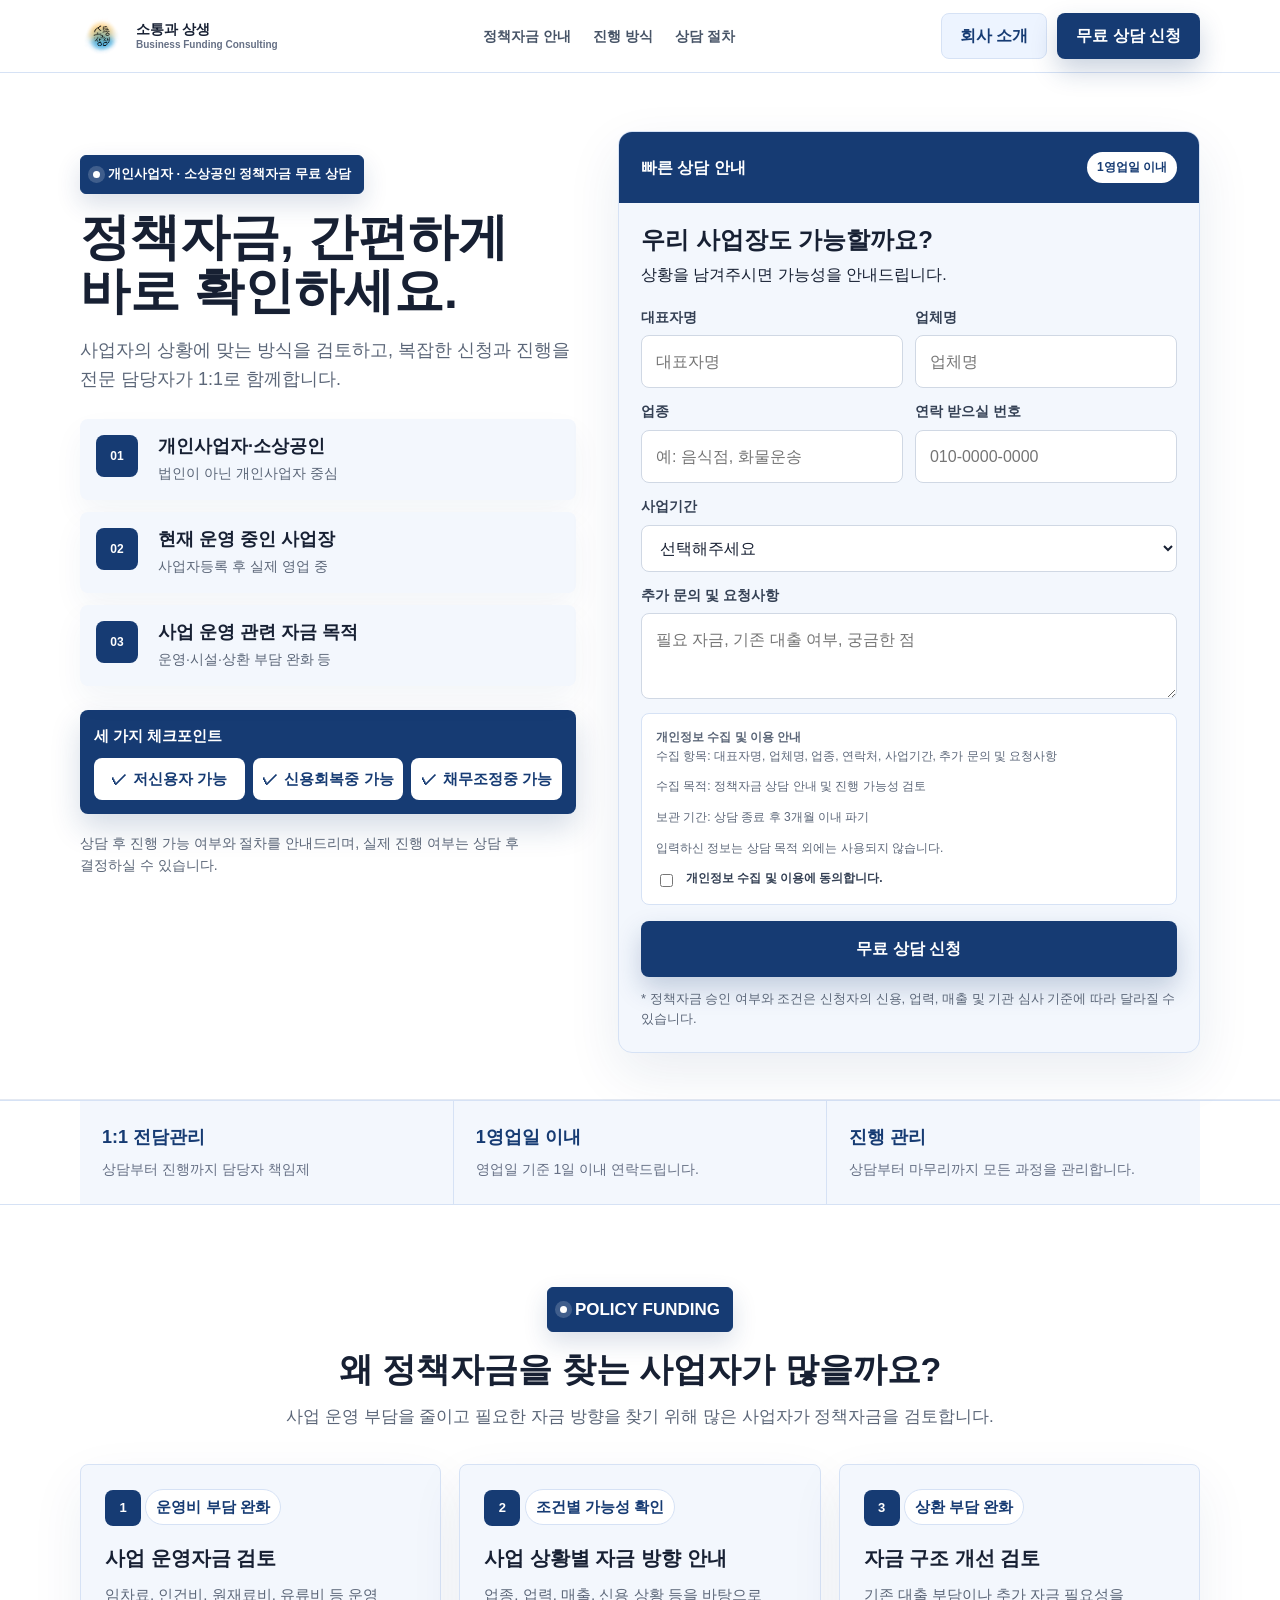
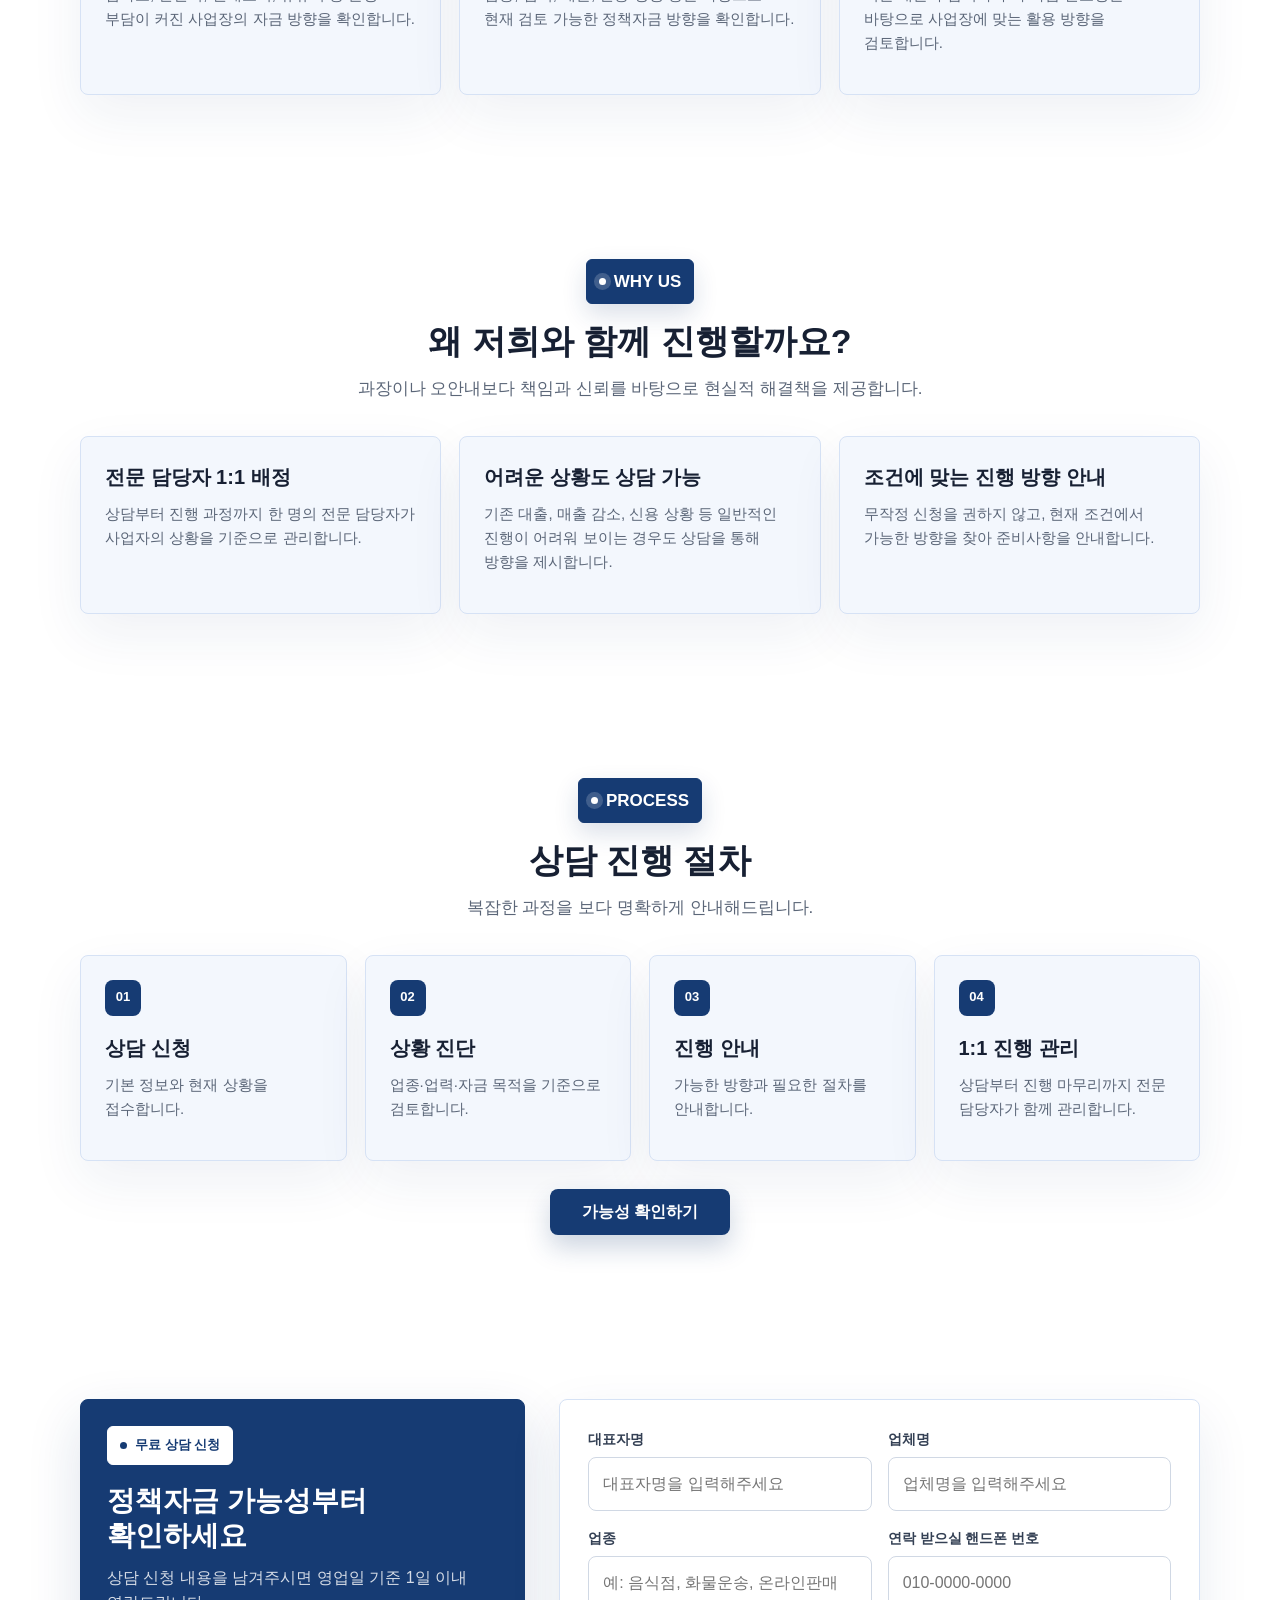
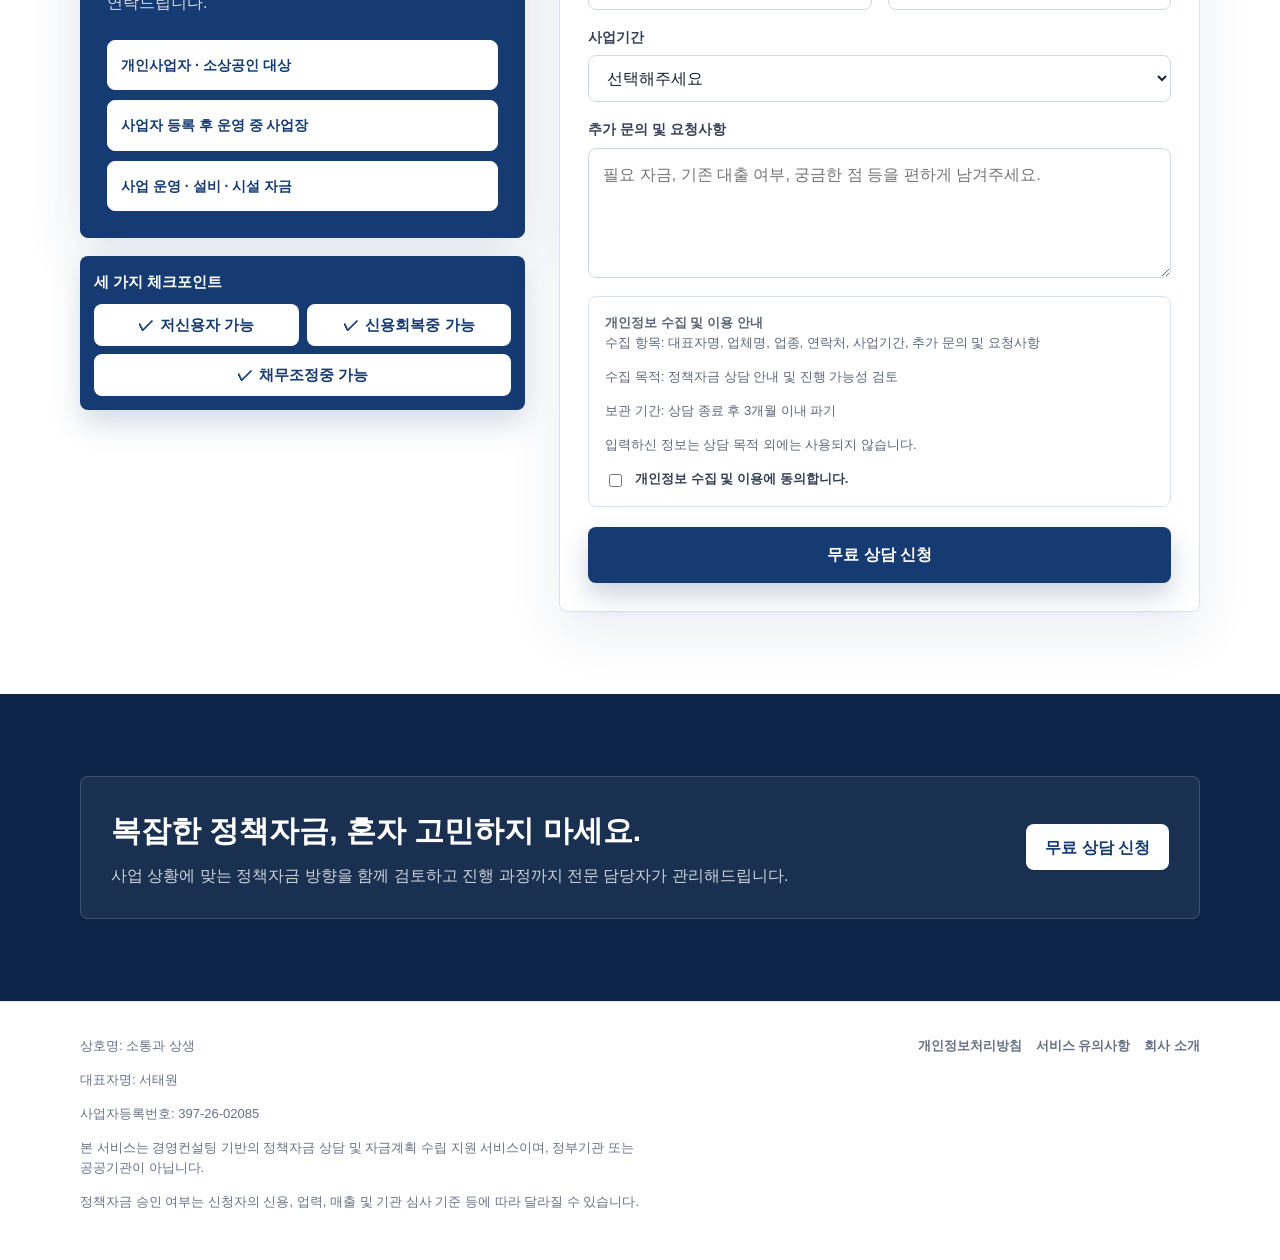
<file: policy-funding/credit/index.html>
<!doctype html>
<html lang="ko">
  <head>
    <!-- Google Tag Manager -->
    <script>(function(w,d,s,l,i){w[l]=w[l]||[];w[l].push({'gtm.start':
    new Date().getTime(),event:'gtm.js'});var f=d.getElementsByTagName(s)[0],
    j=d.createElement(s),dl=l!='dataLayer'?'&l='+l:'';j.async=true;j.src=
    'https://www.googletagmanager.com/gtm.js?id='+i+dl;f.parentNode.insertBefore(j,f);
    })(window,document,'script','dataLayer','GTM-PVXSDRXH');</script>
    <!-- End Google Tag Manager -->
    <meta charset="utf-8">
    <meta name="viewport" content="width=device-width, initial-scale=1">
    <title>기존 대출 보유 사업자 정책자금 상담 | 소통과 상생</title>
    <meta name="description" content="기존 대출, 매출 감소, 상환 부담 등으로 자금계획이 필요한 개인사업자와 소상공인을 위한 정책자금 가능성 상담.">
    <link rel="icon" type="image/png" href="../../assets/logo.png">
    <link rel="stylesheet" href="../../assets/styles.css">
    <script defer src="../../assets/site.js"></script>
  </head>
  <body data-variant="credit">
    <!-- Google Tag Manager (noscript) -->
    <noscript><iframe src="https://www.googletagmanager.com/ns.html?id=GTM-PVXSDRXH"
    height="0" width="0" style="display:none;visibility:hidden"></iframe></noscript>
    <!-- End Google Tag Manager (noscript) -->
    <script>
      window.location.replace("../?type=credit");
    </script>
    <noscript>
      <p><a href="../?type=credit">기존 대출 보유 사업자 상담 페이지로 이동</a></p>
    </noscript>
  </body>
</html>
</file>
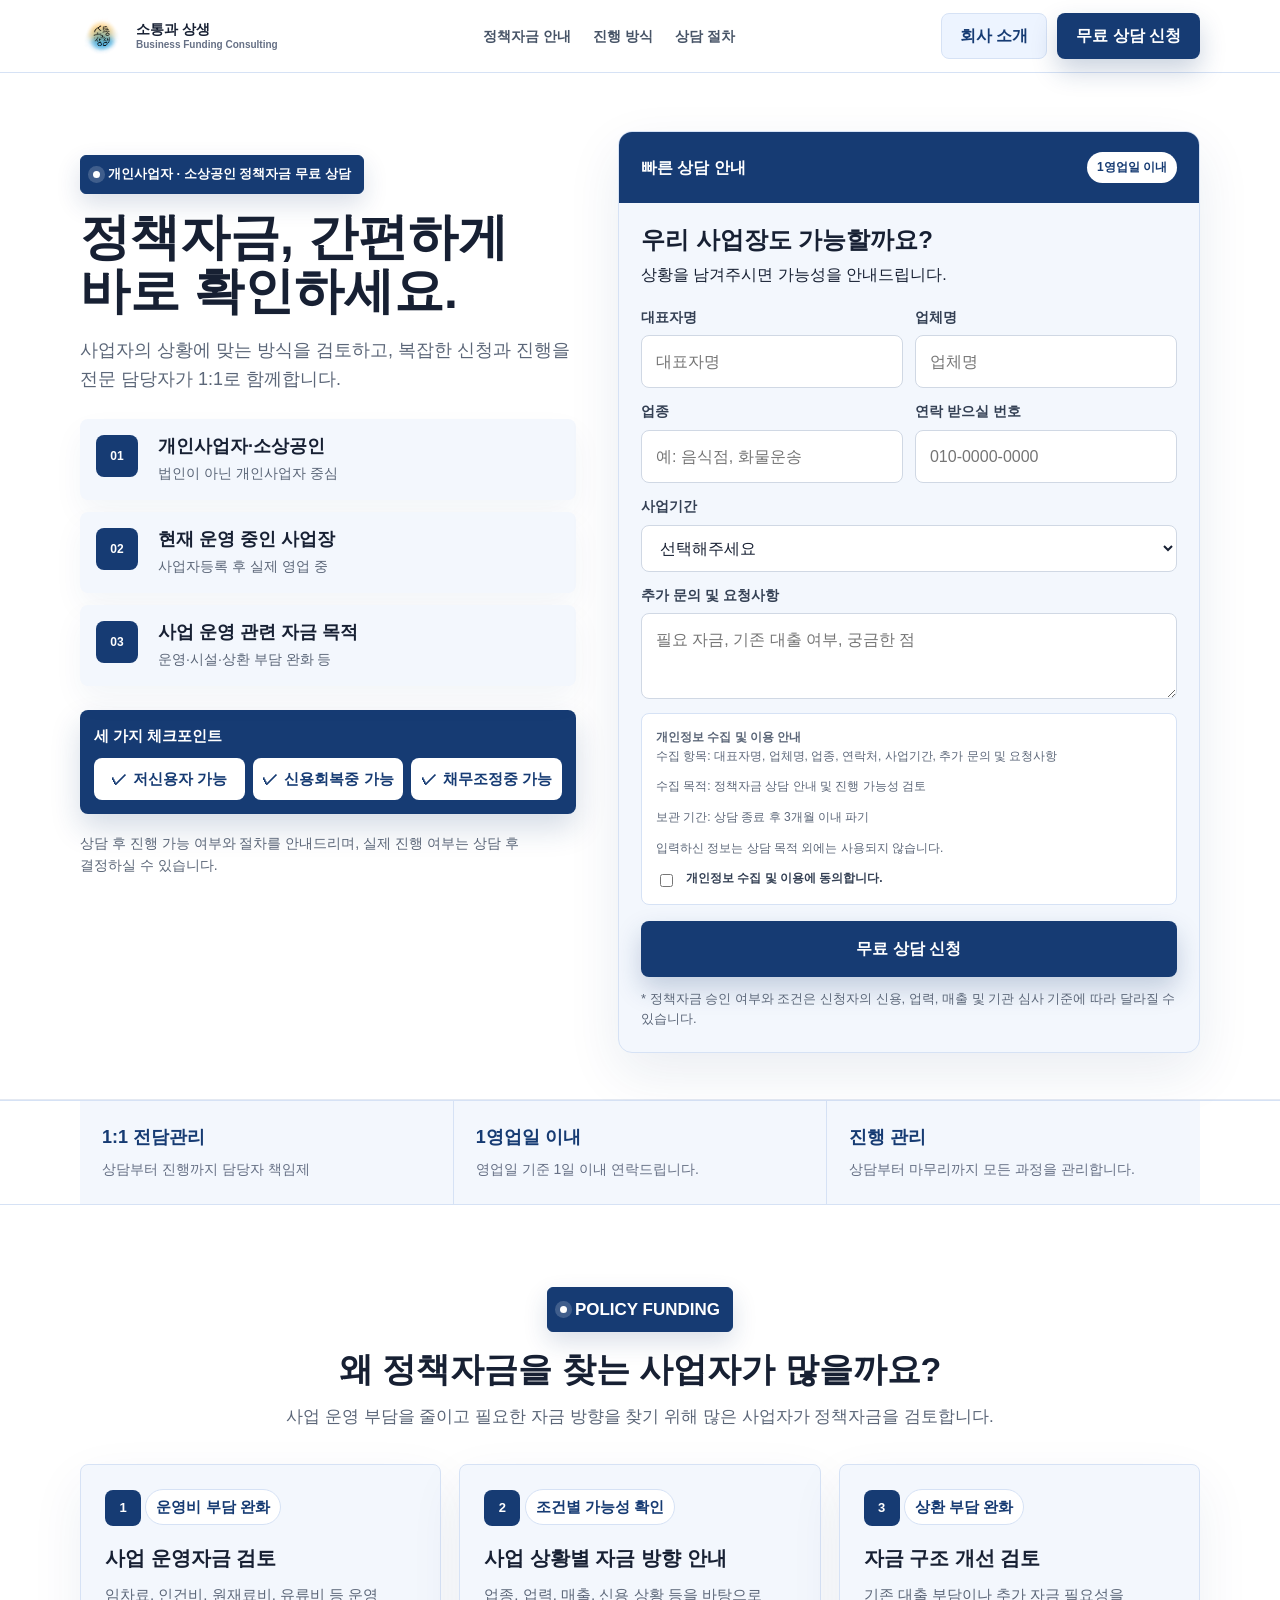
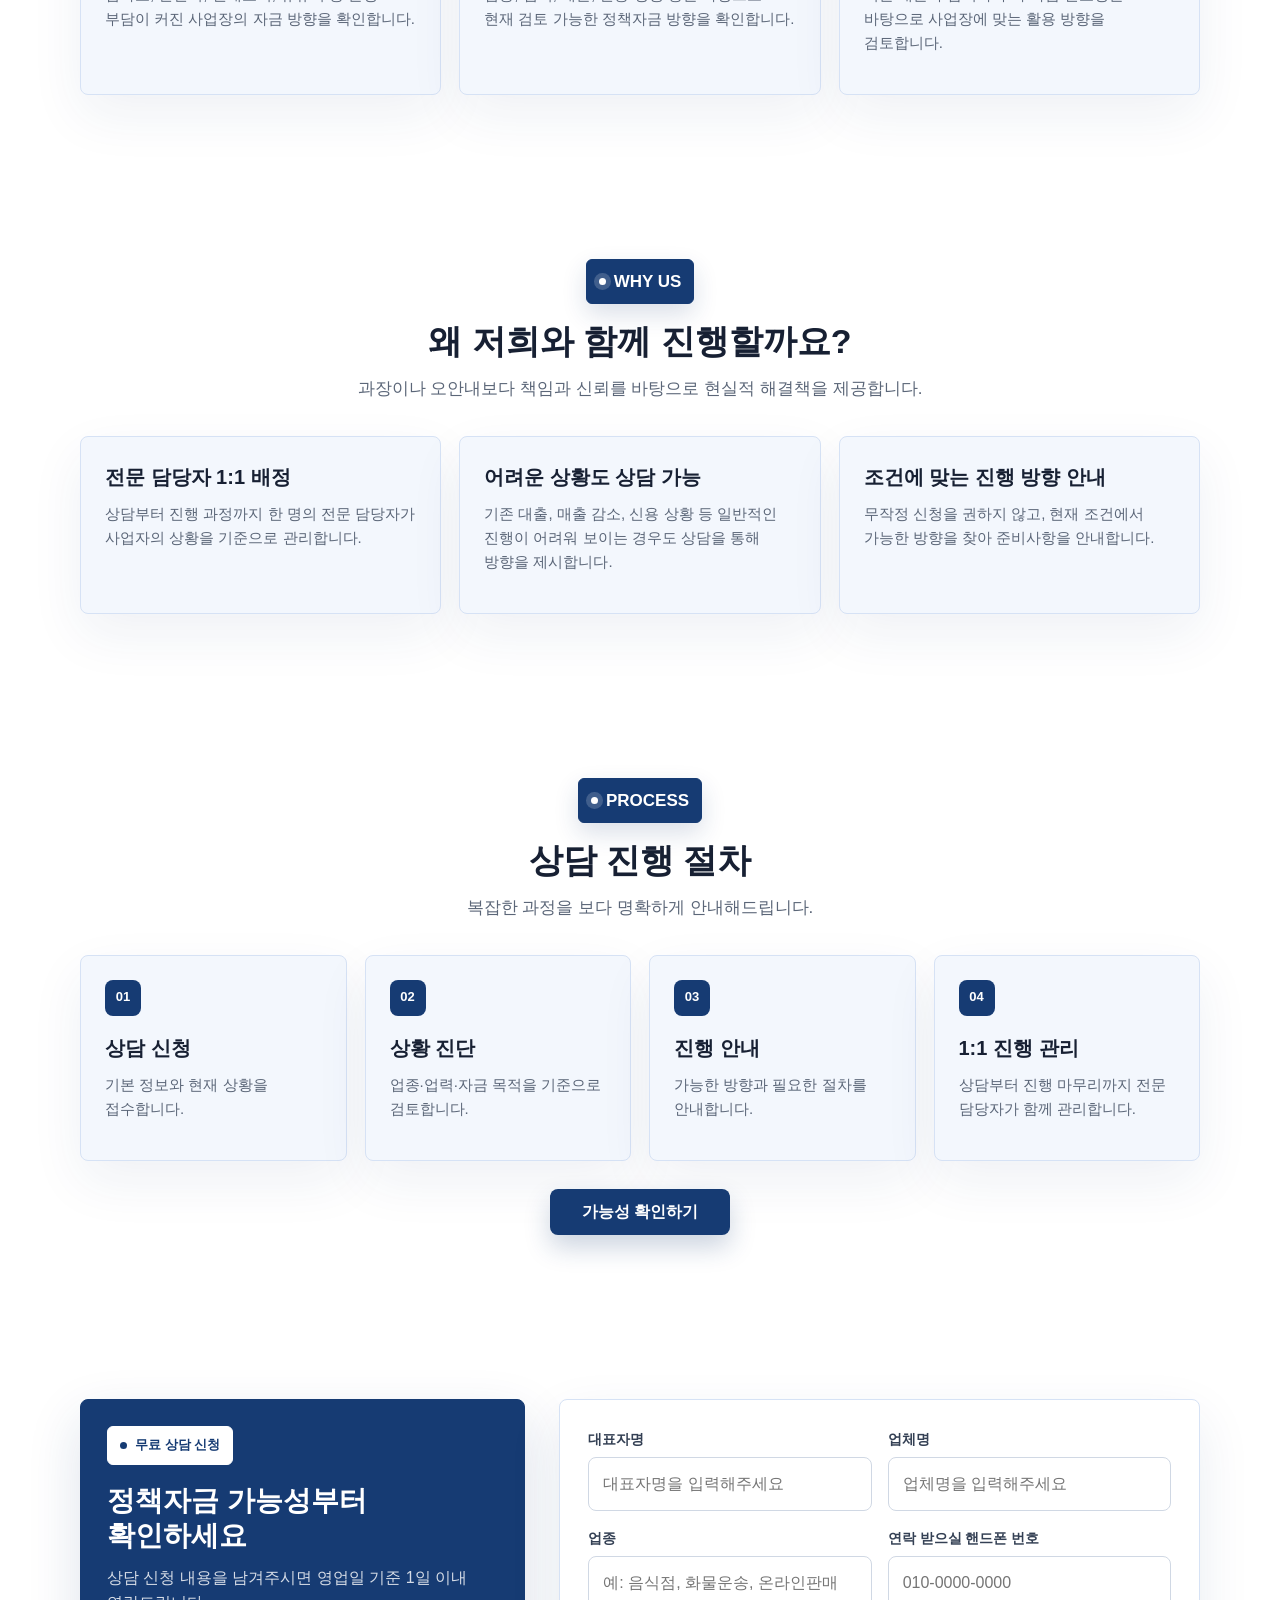
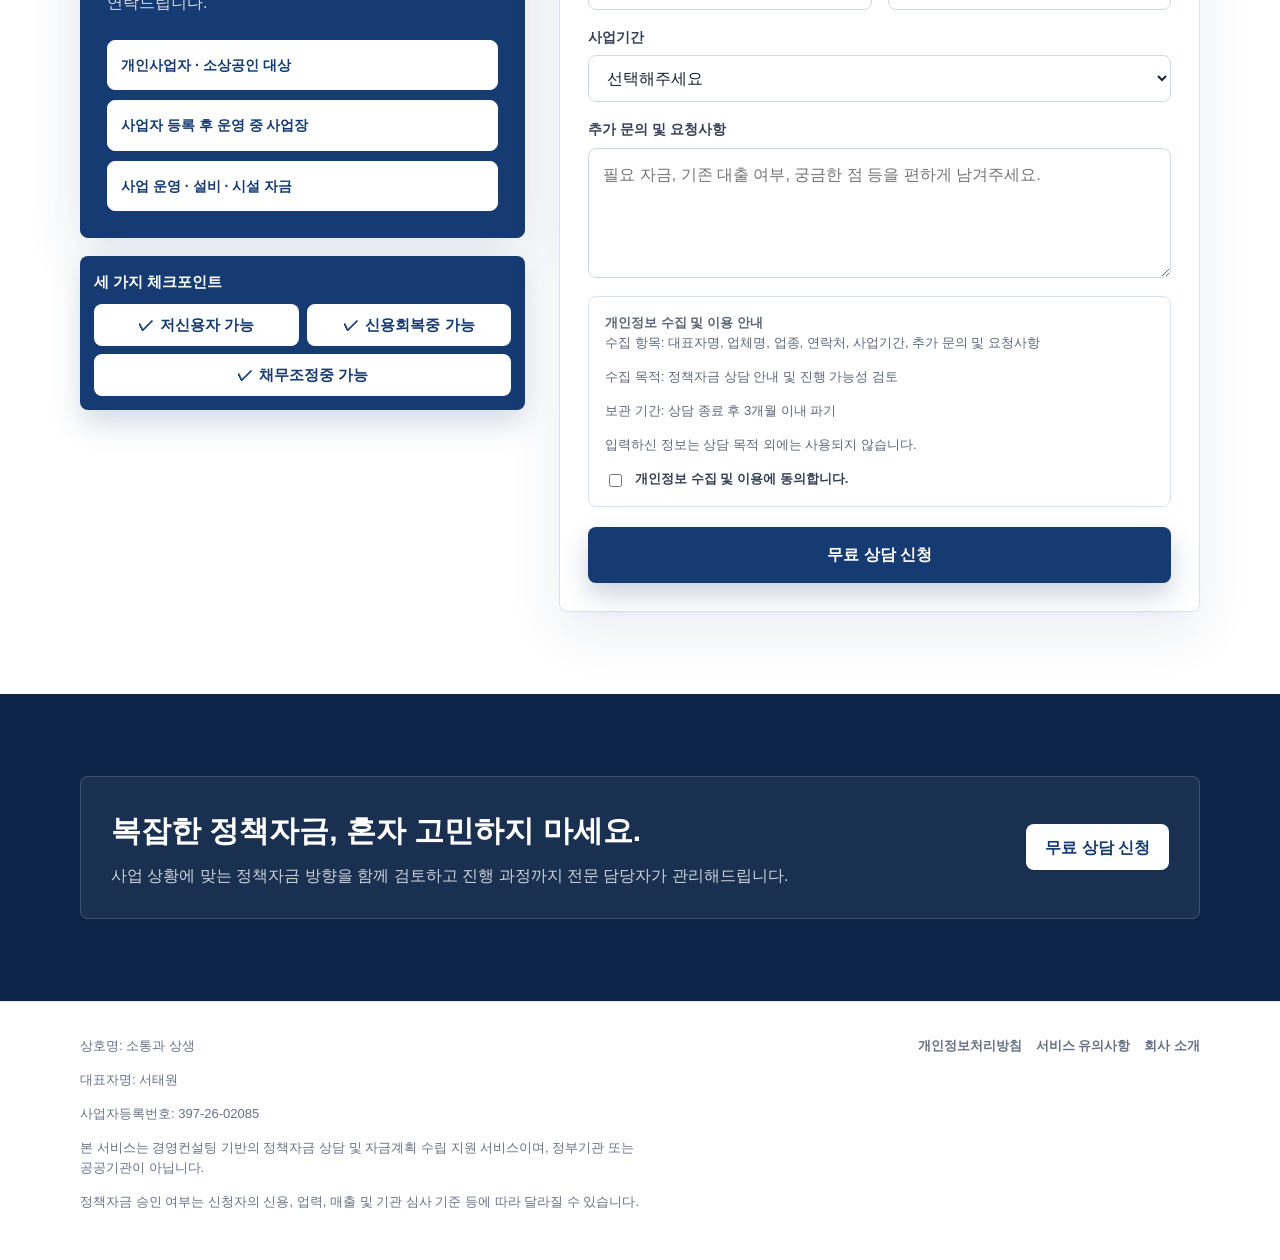
<file: policy-funding/food/index.html>
<!doctype html>
<html lang="ko">
  <head>
    <!-- Google Tag Manager -->
    <script>(function(w,d,s,l,i){w[l]=w[l]||[];w[l].push({'gtm.start':
    new Date().getTime(),event:'gtm.js'});var f=d.getElementsByTagName(s)[0],
    j=d.createElement(s),dl=l!='dataLayer'?'&l='+l:'';j.async=true;j.src=
    'https://www.googletagmanager.com/gtm.js?id='+i+dl;f.parentNode.insertBefore(j,f);
    })(window,document,'script','dataLayer','GTM-PVXSDRXH');</script>
    <!-- End Google Tag Manager -->
    <meta charset="utf-8">
    <meta name="viewport" content="width=device-width, initial-scale=1">
    <title>요식업 정책자금 상담 | 소통과 상생</title>
    <meta name="description" content="음식점, 카페, 배달음식점 등 요식업 개인사업자를 위한 정책자금 가능성 무료 상담. 운영자금 방향을 검토합니다.">
    <link rel="icon" type="image/png" href="../../assets/logo.png">
    <link rel="stylesheet" href="../../assets/styles.css">
    <script defer src="../../assets/site.js"></script>
  </head>
  <body data-variant="food">
    <!-- Google Tag Manager (noscript) -->
    <noscript><iframe src="https://www.googletagmanager.com/ns.html?id=GTM-PVXSDRXH"
    height="0" width="0" style="display:none;visibility:hidden"></iframe></noscript>
    <!-- End Google Tag Manager (noscript) -->
    <script>
      window.location.replace("../?type=food");
    </script>
    <noscript>
      <p><a href="../?type=food">요식업 정책자금 상담 페이지로 이동</a></p>
    </noscript>
  </body>
</html>
</file>
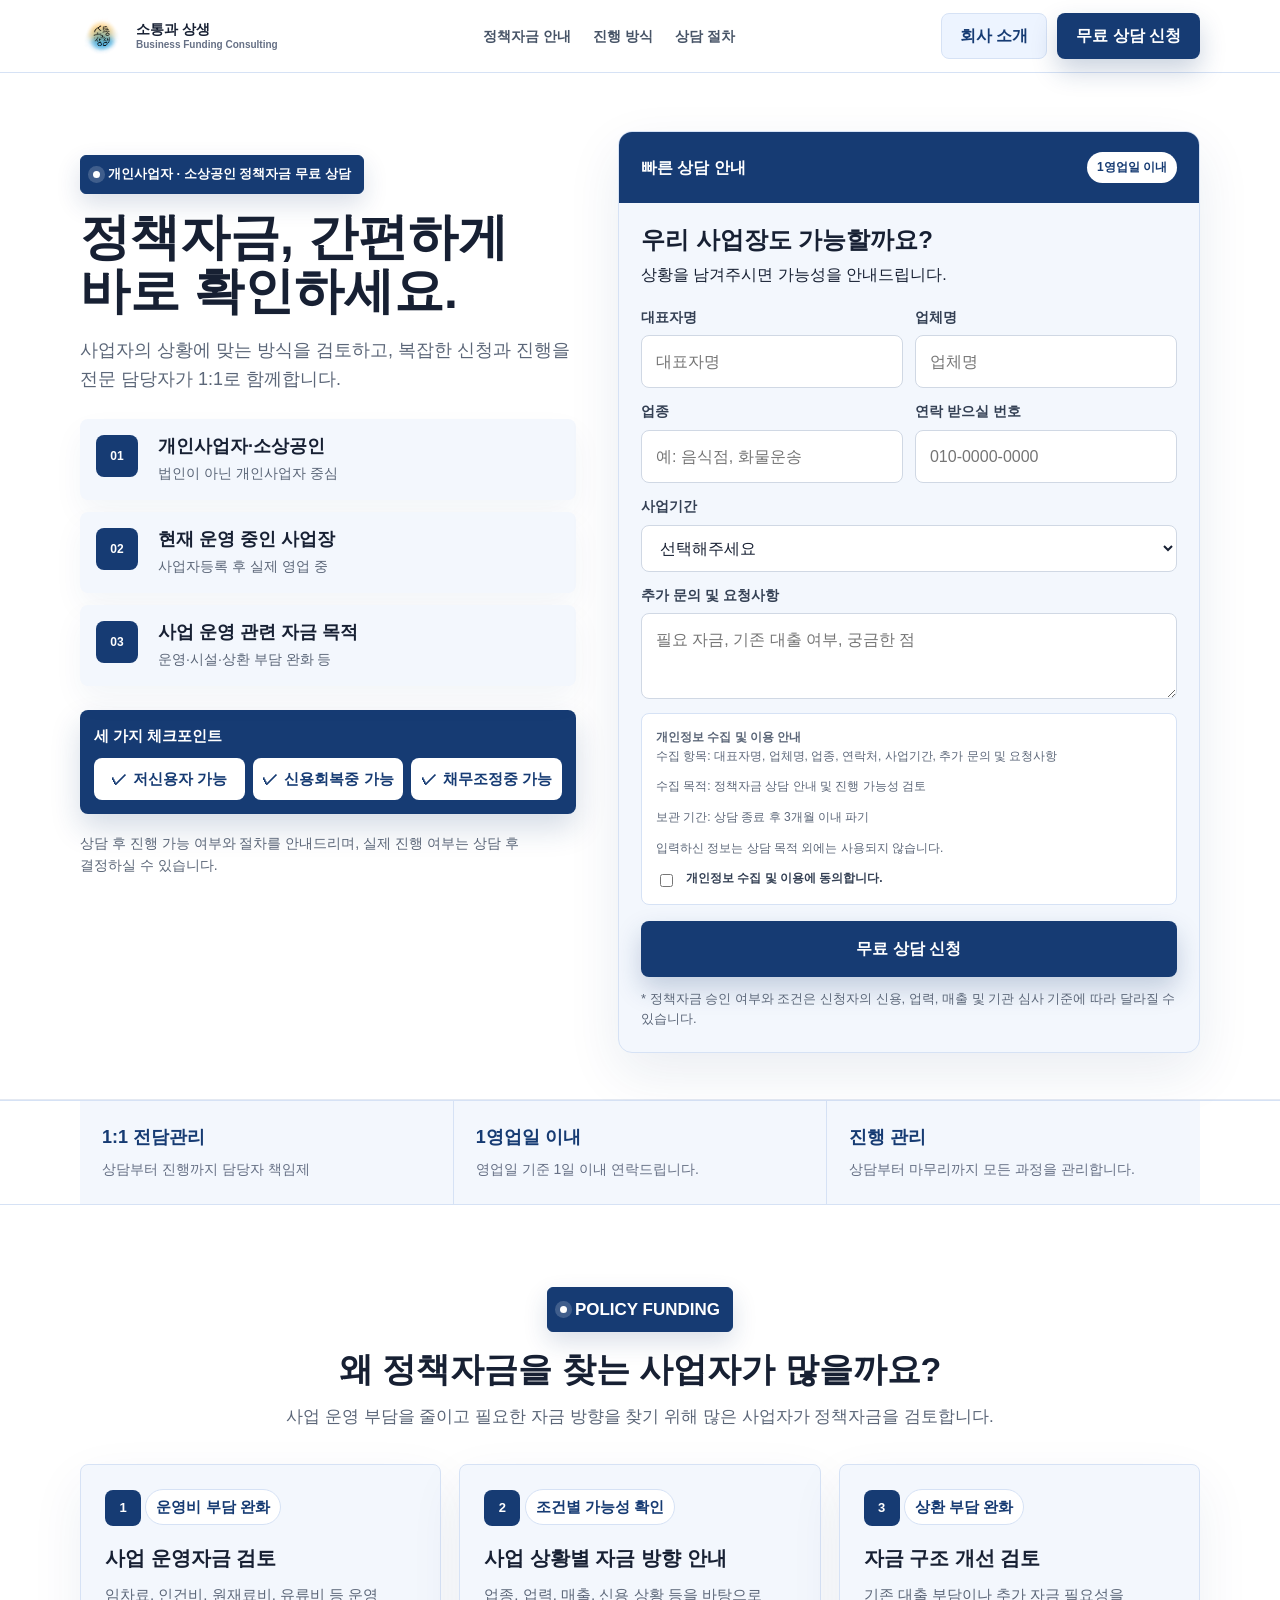
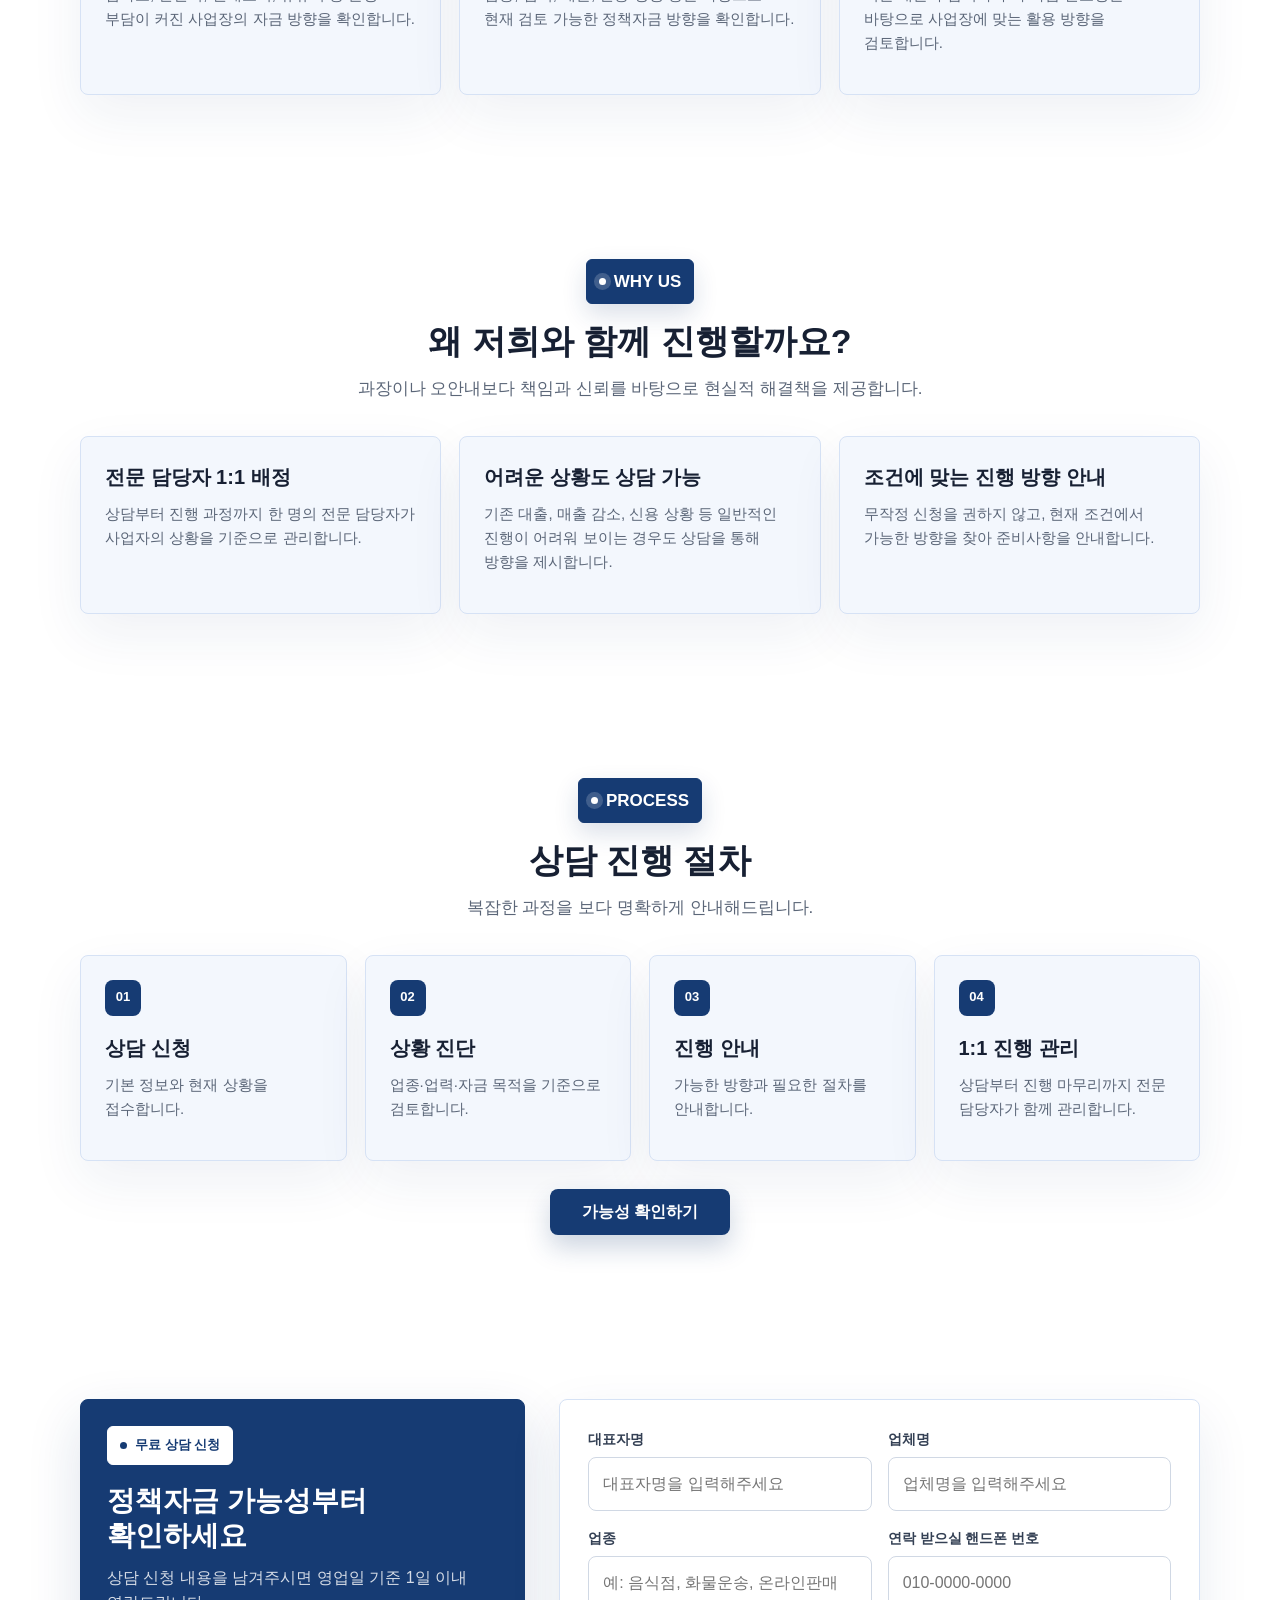
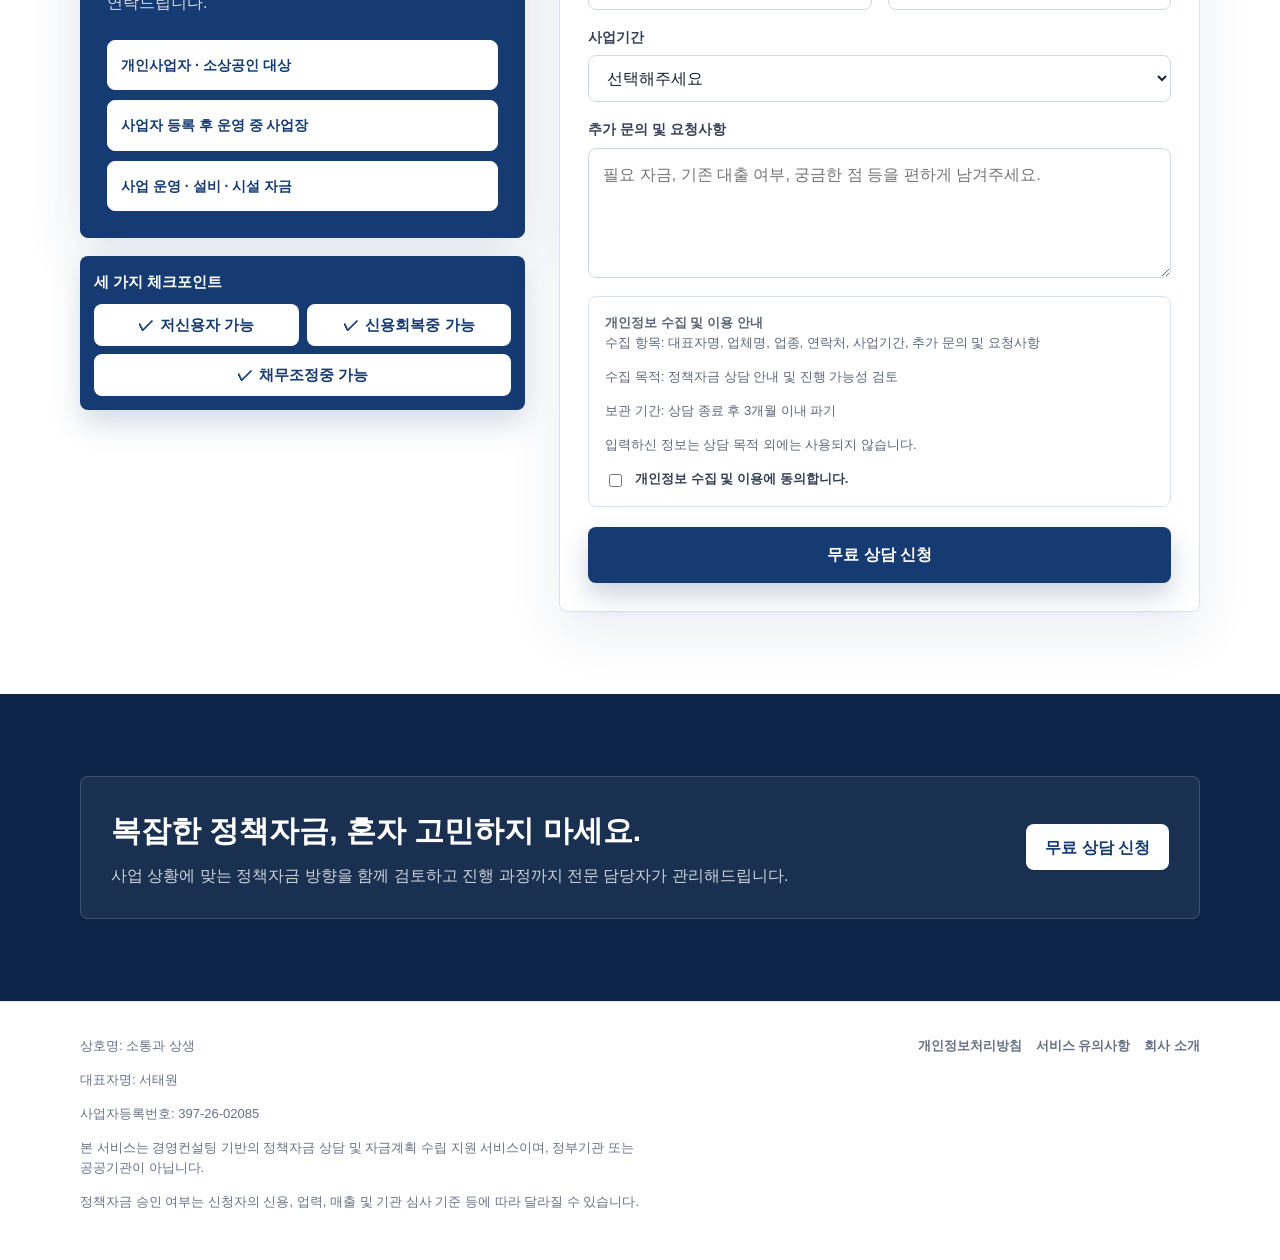
<file: policy-funding/transport/index.html>
<!doctype html>
<html lang="ko">
  <head>
    <!-- Google Tag Manager -->
    <script>(function(w,d,s,l,i){w[l]=w[l]||[];w[l].push({'gtm.start':
    new Date().getTime(),event:'gtm.js'});var f=d.getElementsByTagName(s)[0],
    j=d.createElement(s),dl=l!='dataLayer'?'&l='+l:'';j.async=true;j.src=
    'https://www.googletagmanager.com/gtm.js?id='+i+dl;f.parentNode.insertBefore(j,f);
    })(window,document,'script','dataLayer','GTM-PVXSDRXH');</script>
    <!-- End Google Tag Manager -->
    <meta charset="utf-8">
    <meta name="viewport" content="width=device-width, initial-scale=1">
    <title>운수업·화물차주 정책자금 상담 | 소통과 상생</title>
    <meta name="description" content="화물, 운송, 트럭, 지입 등 운수업 개인사업자를 위한 정책자금 가능성 무료 상담. 유류비와 운영비 부담을 기준으로 검토합니다.">
    <link rel="icon" type="image/png" href="../../assets/logo.png">
    <link rel="stylesheet" href="../../assets/styles.css">
    <script defer src="../../assets/site.js"></script>
  </head>
  <body data-variant="transport">
    <!-- Google Tag Manager (noscript) -->
    <noscript><iframe src="https://www.googletagmanager.com/ns.html?id=GTM-PVXSDRXH"
    height="0" width="0" style="display:none;visibility:hidden"></iframe></noscript>
    <!-- End Google Tag Manager (noscript) -->
    <script>
      window.location.replace("../?type=transport");
    </script>
    <noscript>
      <p><a href="../?type=transport">운수업 정책자금 상담 페이지로 이동</a></p>
    </noscript>
  </body>
</html>
</file>
<file: assets/styles.css>
:root {
  --ink: #172033;
  --muted: #667085;
  --line: #e4e9f2;
  --soft: #f5f8fb;
  --white: #ffffff;
  --navy: #163b73;
  --navy-dark: #0c2447;
  --green: #4d8f5a;
  --gold: #b9822f;
  --danger: #9b2c2c;
  --shadow: 0 18px 50px rgba(23, 32, 51, 0.09);
  --radius: 8px;
}

* {
  box-sizing: border-box;
}

html {
  scroll-behavior: smooth;
}

section[id],
aside[id] {
  scroll-margin-top: 88px;
}

body {
  margin: 0;
  color: var(--ink);
  background: var(--white);
  font-family: -apple-system, BlinkMacSystemFont, "Apple SD Gothic Neo", "Noto Sans KR", "Segoe UI", sans-serif;
  line-height: 1.6;
  word-break: keep-all;
}

a {
  color: inherit;
  text-decoration: none;
}

button,
input,
select,
textarea {
  font: inherit;
}

img {
  display: block;
  max-width: 100%;
}

.site-header {
  position: sticky;
  top: 0;
  z-index: 20;
  border-bottom: 1px solid rgba(228, 233, 242, 0.85);
  background: rgba(255, 255, 255, 0.94);
  backdrop-filter: blur(14px);
}

.header-inner,
.section-inner {
  width: min(1120px, calc(100% - 40px));
  margin: 0 auto;
}

.header-inner {
  display: flex;
  align-items: center;
  justify-content: space-between;
  gap: 24px;
  min-height: 72px;
}

.brand {
  display: inline-flex;
  align-items: center;
  gap: 12px;
  min-width: 178px;
}

.brand img {
  width: 156px;
  height: auto;
}

.brand .brand-mark {
  width: 44px;
  height: 44px;
  object-fit: contain;
}

.brand-text {
  display: grid;
  gap: 2px;
  line-height: 1.1;
}

.brand-text strong {
  color: var(--ink);
  font-size: 14px;
  font-weight: 900;
}

.brand-text small {
  color: var(--muted);
  font-size: 10px;
  font-weight: 700;
}

.nav-links {
  display: flex;
  align-items: center;
  gap: 22px;
  color: #475467;
  font-size: 14px;
  font-weight: 700;
}

.nav-links a:hover {
  color: var(--navy);
}

.header-actions {
  display: flex;
  align-items: center;
  gap: 10px;
}

.btn {
  display: inline-flex;
  align-items: center;
  justify-content: center;
  min-height: 46px;
  border: 1px solid transparent;
  border-radius: var(--radius);
  padding: 0 18px;
  cursor: pointer;
  font-weight: 800;
  transition: transform 0.16s ease, box-shadow 0.16s ease, background 0.16s ease;
}

.btn:hover {
  transform: translateY(-1px);
}

.btn-primary {
  color: var(--white);
  background: var(--navy);
  box-shadow: 0 12px 26px rgba(22, 59, 115, 0.22);
}

.btn-primary:hover {
  background: var(--navy-dark);
}

.btn-secondary {
  color: var(--navy);
  background: #eef4ff;
  border-color: #d9e6ff;
}

.btn-ghost {
  color: var(--navy);
  background: var(--white);
  border-color: var(--line);
}

.hero {
  background:
    linear-gradient(120deg, rgba(245, 248, 251, 0.96), rgba(255, 255, 255, 0.82)),
    radial-gradient(circle at 85% 12%, rgba(77, 143, 90, 0.14), transparent 30%),
    radial-gradient(circle at 8% 16%, rgba(22, 59, 115, 0.12), transparent 26%);
  border-bottom: 1px solid var(--line);
}

.hero .section-inner {
  display: grid;
  grid-template-columns: minmax(0, 1.02fr) minmax(320px, 0.98fr);
  gap: 52px;
  align-items: center;
  padding: 78px 0 62px;
}

.eyebrow {
  display: inline-flex;
  align-items: center;
  gap: 8px;
  border: 1px solid #d6e2f5;
  border-radius: 999px;
  background: rgba(255, 255, 255, 0.8);
  color: var(--navy);
  padding: 8px 12px;
  font-size: 13px;
  font-weight: 900;
}

.eyebrow::before {
  content: "";
  width: 7px;
  height: 7px;
  border-radius: 999px;
  background: var(--green);
}

h1,
h2,
h3,
p {
  margin-top: 0;
}

h1 {
  max-width: 680px;
  margin-bottom: 22px;
  font-size: 54px;
  line-height: 1.08;
  letter-spacing: 0;
}

.hero-copy {
  max-width: 650px;
  margin-bottom: 16px;
  color: #475467;
  font-size: 19px;
}

.hero-note {
  max-width: 640px;
  color: #667085;
  font-size: 14px;
}

.hero-actions {
  display: flex;
  flex-wrap: wrap;
  gap: 12px;
  margin-top: 28px;
}

.proof-row {
  display: grid;
  grid-template-columns: repeat(3, minmax(0, 1fr));
  gap: 12px;
  margin-top: 32px;
  max-width: 640px;
}

.proof-item {
  border: 1px solid var(--line);
  border-radius: var(--radius);
  background: rgba(255, 255, 255, 0.82);
  padding: 16px;
}

.proof-item strong {
  display: block;
  color: var(--navy);
  font-size: 24px;
  line-height: 1.1;
}

.proof-item span {
  display: block;
  margin-top: 5px;
  color: var(--muted);
  font-size: 13px;
  font-weight: 700;
}

.visual-panel {
  border: 1px solid rgba(214, 226, 245, 0.9);
  border-radius: 14px;
  background: #ffffff;
  box-shadow: var(--shadow);
  overflow: hidden;
}

.panel-top {
  display: flex;
  align-items: center;
  justify-content: space-between;
  gap: 16px;
  padding: 20px 22px;
  background: #f8fafc;
  border-bottom: 1px solid var(--line);
}

.status-pill {
  border-radius: 999px;
  background: #eaf5ed;
  color: #24613a;
  padding: 6px 10px;
  font-size: 12px;
  font-weight: 900;
}

.panel-body {
  padding: 22px;
}

.funding-card {
  display: grid;
  gap: 14px;
}

.visual-panel .hero-note {
  margin: 32px 0 0;
  font-size: 13px;
  line-height: 1.55;
}

.mini-row {
  display: grid;
  grid-template-columns: 112px 1fr;
  gap: 14px;
  align-items: center;
  border: 1px solid #edf1f6;
  border-radius: var(--radius);
  padding: 14px;
}

.mini-label {
  display: inline-flex;
  align-items: center;
  justify-content: center;
  width: fit-content;
  min-width: 56px;
  min-height: 30px;
  border: 1px solid #d7e8ff;
  border-radius: 7px;
  background: #edf6ff;
  color: var(--navy);
  padding: 5px 10px;
  font-size: 13px;
  font-weight: 900;
}

.diagnostic-hero {
  border-bottom: 1px solid var(--line);
  background: #f7fafc;
}

.diagnostic-hero .section-inner {
  display: grid;
  grid-template-columns: minmax(0, 0.92fr) minmax(340px, 1.08fr);
  gap: 42px;
  align-items: center;
  padding: 58px 0 46px;
}

.diagnostic-title {
  margin: 16px 0 18px;
  font-size: 50px;
  line-height: 1.08;
}

.diagnostic-copy {
  max-width: 620px;
  color: #475467;
  font-size: 18px;
}

.diagnostic-proof {
  display: flex;
  flex-wrap: wrap;
  gap: 8px;
  margin-top: 24px;
}

.diagnostic-proof span {
  border: 1px solid #d9e4f3;
  border-radius: 999px;
  background: #ffffff;
  color: #344054;
  padding: 8px 11px;
  font-size: 13px;
  font-weight: 900;
}

.diagnostic-strip {
  border-top: 1px solid var(--line);
  border-bottom: 1px solid var(--line);
  background: #ffffff;
}

.diagnostic-strip .section-inner {
  display: grid;
  grid-template-columns: repeat(3, minmax(0, 1fr));
  gap: 1px;
  background: var(--line);
}

.strip-item {
  background: #ffffff;
  padding: 22px;
}

.strip-item strong {
  display: block;
  margin-bottom: 5px;
  color: var(--navy);
  font-size: 18px;
}

.strip-item span {
  color: var(--muted);
  font-size: 14px;
}

.diagnostic-section {
  padding: 72px 0;
}

.fit-list {
  display: grid;
  gap: 12px;
}

.fit-item {
  display: grid;
  grid-template-columns: 34px 1fr;
  gap: 12px;
  align-items: start;
  border: 1px solid var(--line);
  border-radius: var(--radius);
  background: #ffffff;
  padding: 18px;
}

.fit-item span {
  display: inline-flex;
  align-items: center;
  justify-content: center;
  width: 34px;
  height: 34px;
  border-radius: var(--radius);
  background: #eef4ff;
  color: var(--navy);
  font-weight: 900;
}

.fit-item h3 {
  margin-bottom: 4px;
  font-size: 18px;
}

.fit-item p {
  margin: 0;
  color: var(--muted);
  font-size: 14px;
}

.diagnostic-form-intro {
  border: 1px solid #d9e4f3;
  border-radius: var(--radius);
  background: #f8fafc;
  padding: 18px;
}

.diagnostic-form-intro strong {
  display: block;
  margin-bottom: 8px;
  color: var(--navy);
}

.diagnostic-form-intro p {
  margin-bottom: 0;
  color: var(--muted);
  font-size: 14px;
}

.form-note {
  margin: 14px 0 0;
  color: var(--muted);
  font-size: 13px;
  line-height: 1.55;
}

.field small {
  color: var(--muted);
  font-size: 12px;
  font-weight: 700;
}

.diagnostic-tool-page {
  --analysis-green: #0f5f5c;
  --analysis-green-dark: #0a4644;
  --analysis-green-panel: #f3f8f5;
  --analysis-green-soft: #edf6f3;
  --analysis-green-line: #dce4dc;
  --analysis-ink: #172321;
  --analysis-muted: #53625f;
  color: var(--analysis-ink);
  background: #ffffff;
}

.direct-check-hero {
  border-bottom: 1px solid var(--analysis-green-line);
  background: #ffffff;
}

.direct-check-hero .section-inner {
  display: grid;
  grid-template-columns: minmax(0, 0.95fr) minmax(360px, 1.05fr);
  gap: 44px;
  align-items: start;
  padding: 64px 0 58px;
}

.direct-check-copy {
  padding-top: 34px;
}

.instant-criteria {
  display: grid;
  gap: 12px;
  margin-top: 30px;
}

.instant-criteria article {
  display: grid;
  grid-template-columns: 48px minmax(0, 1fr);
  gap: 14px;
  align-items: start;
  border: 1px solid var(--analysis-green-line);
  border-radius: var(--radius);
  background: var(--analysis-green-panel);
  padding: 16px;
}

.instant-criteria article > span {
  display: inline-flex;
  align-items: center;
  justify-content: center;
  width: 42px;
  height: 42px;
  border-radius: var(--radius);
  background: var(--analysis-green);
  color: #ffffff;
  font-size: 12px;
  font-weight: 900;
}

.instant-criteria h2 {
  margin-bottom: 4px;
  color: var(--analysis-ink);
  font-size: 18px;
  line-height: 1.25;
}

.instant-criteria p {
  margin: 0;
  color: var(--analysis-muted);
  font-size: 14px;
}

.credit-situation-points {
  margin-top: 26px;
  border: 1px solid var(--analysis-green);
  border-radius: var(--radius);
  background: var(--analysis-green);
  padding: 14px;
  box-shadow: 0 14px 30px rgba(15, 95, 92, 0.18);
}

.credit-situation-points > strong {
  display: block;
  margin-bottom: 10px;
  color: #ffffff;
  font-size: 15px;
  font-weight: 900;
}

.credit-point-list {
  display: flex;
  flex-wrap: wrap;
  gap: 8px;
}

.credit-point-list span {
  display: inline-flex;
  flex: 1 1 145px;
  align-items: center;
  justify-content: center;
  min-height: 42px;
  border: 1px solid rgba(255, 255, 255, 0.38);
  border-radius: var(--radius);
  background: #ffffff;
  color: var(--analysis-green);
  font-size: 15px;
  font-weight: 900;
  white-space: nowrap;
}

.credit-point-list b {
  margin-right: 6px;
  color: var(--analysis-green);
  font-size: 16px;
}

.direct-check-note {
  margin: 20px 0 0;
  color: var(--analysis-muted);
  font-size: 13px;
  line-height: 1.6;
}

.direct-check-note-sub {
  margin-top: 6px;
}

.direct-form-card {
  border: 1px solid var(--analysis-green-line);
  border-radius: 14px;
  background: var(--analysis-green-panel);
  box-shadow: 0 20px 54px rgba(27, 39, 34, 0.08);
  overflow: hidden;
}

.direct-form-card .lead-form {
  border: 0;
  border-radius: 0;
  background: var(--analysis-green-panel);
  box-shadow: none;
}

.quick-check-form .form-grid {
  gap: 13px;
  margin-top: 20px;
}

.quick-check-form .field textarea {
  min-height: 92px;
}

.quick-check-form .consent-box {
  margin-top: 15px;
}

.diagnostic-tool-page .diagnostic-form-intro,
.diagnostic-tool-page .consent-box {
  border-color: #cfded6;
  background: #ffffff;
}

.diagnostic-tool-page .diagnostic-form-intro strong {
  color: #123431;
}

.diagnostic-tool-page .btn-primary {
  background: var(--analysis-green);
  box-shadow: 0 12px 26px rgba(15, 95, 92, 0.2);
}

.diagnostic-tool-page .btn-primary:hover {
  background: var(--analysis-green-dark);
}

.diagnostic-tool-page .btn-ghost {
  color: var(--analysis-green);
  border-color: #cddbd5;
  background: #ffffff;
}

.tool-header {
  position: sticky;
  top: 0;
  z-index: 20;
  border-bottom: 1px solid #dde5dd;
  background: rgba(255, 255, 255, 0.94);
  backdrop-filter: blur(14px);
}

.tool-header-inner {
  display: flex;
  align-items: center;
  justify-content: space-between;
  gap: 20px;
  width: min(1120px, calc(100% - 40px));
  min-height: 70px;
  margin: 0 auto;
}

.tool-title {
  min-width: 0;
  color: #123431;
  font-size: 15px;
  font-weight: 900;
  line-height: 1.3;
}

body[data-source="analysis"] .tool-title,
body[data-source="V2"] .tool-title {
  display: inline-flex;
  align-items: center;
  gap: 10px;
  border: 1px solid var(--analysis-green);
  border-radius: 8px;
  background: var(--analysis-green);
  color: #ffffff;
  padding: 9px 12px;
  font-size: 16px;
  letter-spacing: 0;
  box-shadow: 0 12px 26px rgba(15, 95, 92, 0.2);
}

body[data-source="analysis"] .tool-title::before,
body[data-source="V2"] .tool-title::before {
  content: "";
  flex: 0 0 auto;
  width: 8px;
  height: 8px;
  border-radius: 999px;
  background: #ffffff;
  box-shadow: 0 0 0 5px rgba(255, 255, 255, 0.18);
}

.tool-nav {
  display: flex;
  align-items: center;
  gap: 20px;
  color: #51615e;
  font-size: 14px;
  font-weight: 800;
}

.tool-nav a:hover {
  color: var(--analysis-green);
}

.diagnostic-tool-page .eyebrow {
  border-color: var(--analysis-green);
  border-radius: 6px;
  background: var(--analysis-green);
  color: #ffffff;
  box-shadow: 0 10px 24px rgba(15, 95, 92, 0.16);
}

.diagnostic-tool-page .eyebrow::before {
  background: #ffffff;
}

.diagnostic-tool-page .diagnostic-title {
  color: var(--analysis-ink);
}

.diagnostic-tool-page .diagnostic-copy,
.diagnostic-tool-page .hero-note,
.diagnostic-tool-page .section-heading p {
  color: var(--analysis-muted);
}

.diagnostic-tool-page .card {
  border-color: var(--analysis-green-line);
  box-shadow: 0 20px 54px rgba(27, 39, 34, 0.08);
}

.diagnostic-tool-page .panel-top {
  background: var(--analysis-green);
  color: #ffffff;
}

.diagnostic-tool-page .status-pill {
  background: #ffffff;
  color: var(--analysis-green);
}

.diagnostic-tool-page .number {
  color: var(--analysis-green);
  background: #e6f1ed;
}

.diagnostic-tool-page .section-muted {
  background: #edf2ee;
}

.diagnostic-tool-page .field input:focus,
.diagnostic-tool-page .field select:focus,
.diagnostic-tool-page .field textarea:focus {
  border-color: var(--analysis-green);
  box-shadow: 0 0 0 4px rgba(15, 95, 92, 0.1);
}

.diagnostic-tool-page .section-dark {
  background: #142c28;
}

.tool-footer {
  border-top: 1px solid var(--analysis-green-line);
  background: #fbfaf4;
  padding: 34px 0;
}

.tool-footer p {
  margin: 0 0 6px;
  color: #64716f;
  font-size: 13px;
}

.tool-footer .footer-links {
  justify-content: flex-start;
  margin-top: 16px;
}

.diagnostic-tool-page[data-page="thanks"] .simple-page .eyebrow {
  display: flex;
  width: fit-content;
  margin-bottom: 18px;
}

.progress {
  height: 10px;
  border-radius: 999px;
  background: #e8eef7;
  overflow: hidden;
}

.progress span {
  display: block;
  height: 100%;
  border-radius: inherit;
  background: linear-gradient(90deg, var(--navy), var(--green));
}

.section {
  padding: 82px 0;
}

.section-muted {
  background: var(--soft);
}

.section-dark {
  color: var(--white);
  background: #0d1d33;
}

.section-heading {
  max-width: 760px;
  margin-bottom: 34px;
}

.section-heading.center {
  margin-right: auto;
  margin-left: auto;
  text-align: center;
}

.section-heading h2 {
  margin-bottom: 12px;
  font-size: 34px;
  line-height: 1.22;
}

.section-heading p {
  color: var(--muted);
  font-size: 17px;
}

.section-dark .section-heading p {
  color: #bdc7d7;
}

.grid-3,
.grid-4,
.grid-2 {
  display: grid;
  gap: 18px;
}

.grid-3 {
  grid-template-columns: repeat(3, minmax(0, 1fr));
}

.grid-4 {
  grid-template-columns: repeat(4, minmax(0, 1fr));
}

.grid-2 {
  grid-template-columns: repeat(2, minmax(0, 1fr));
}

.card {
  border: 1px solid var(--line);
  border-radius: var(--radius);
  background: var(--white);
  padding: 24px;
}

.section-muted .card {
  box-shadow: 0 12px 34px rgba(23, 32, 51, 0.05);
}

.card h3 {
  margin-bottom: 9px;
  font-size: 20px;
}

.card p,
.card li {
  color: #5b6678;
  font-size: 15px;
}

.card ul {
  margin: 14px 0 0;
  padding-left: 18px;
}

.number {
  display: inline-flex;
  align-items: center;
  justify-content: center;
  width: 36px;
  height: 36px;
  margin-bottom: 16px;
  border-radius: var(--radius);
  color: var(--white);
  background: var(--navy);
  font-size: 13px;
  font-weight: 900;
}

.case-meta {
  display: inline-flex;
  margin-bottom: 12px;
  border-radius: 999px;
  background: #eef4ff;
  color: var(--navy);
  padding: 5px 10px;
  font-size: 12px;
  font-weight: 900;
}

.warning {
  border-left: 4px solid var(--gold);
  background: #fff8ec;
  padding: 18px 20px;
  color: #65410b;
}

.thanks-card {
  width: fit-content;
  margin-top: 26px;
  border: 1px solid var(--analysis-green-line, var(--line));
  border-radius: var(--radius);
  background: var(--analysis-green-panel, var(--soft));
  color: var(--analysis-green, var(--navy));
  padding: 14px 18px;
  font-size: 16px;
  font-weight: 900;
}

.form-wrap {
  display: grid;
  grid-template-columns: minmax(0, 0.82fr) minmax(320px, 1.18fr);
  gap: 34px;
  align-items: start;
}

.consult-info-stack {
  display: grid;
  gap: 18px;
}

.form-aside {
  border: 1px solid var(--line);
  border-radius: var(--radius);
  background: var(--white);
  padding: 26px;
  box-shadow: var(--shadow);
}

.form-aside h2 {
  margin-bottom: 12px;
  font-size: 28px;
  line-height: 1.25;
}

.call-rules {
  display: grid;
  gap: 10px;
  margin-top: 24px;
}

.call-rules div {
  border: 1px solid var(--line);
  border-radius: var(--radius);
  padding: 13px;
  color: #475467;
  font-size: 14px;
  font-weight: 700;
}

.lead-form {
  border: 1px solid var(--line);
  border-radius: var(--radius);
  background: var(--white);
  padding: 28px;
  box-shadow: var(--shadow);
}

.form-grid {
  display: grid;
  grid-template-columns: repeat(2, minmax(0, 1fr));
  gap: 16px;
}

.field {
  display: grid;
  gap: 7px;
}

.field.full {
  grid-column: 1 / -1;
}

.field label {
  color: #344054;
  font-size: 14px;
  font-weight: 900;
}

.field input,
.field select,
.field textarea {
  width: 100%;
  border: 1px solid #d0d8e4;
  border-radius: var(--radius);
  background: #ffffff;
  padding: 13px 14px;
  color: var(--ink);
  outline: none;
}

.field textarea {
  min-height: 130px;
  resize: vertical;
}

.field input:focus,
.field select:focus,
.field textarea:focus {
  border-color: var(--navy);
  box-shadow: 0 0 0 4px rgba(22, 59, 115, 0.1);
}

.consent-box {
  margin-top: 18px;
  border: 1px solid var(--line);
  border-radius: var(--radius);
  background: #f8fafc;
  padding: 16px;
  color: #5b6678;
  font-size: 13px;
}

.consent-detail {
  margin-top: 10px;
}

.consent-detail summary {
  width: fit-content;
  color: var(--navy);
  font-size: 13px;
  font-weight: 900;
  cursor: pointer;
}

.consent-detail p {
  margin: 8px 0 0;
}

.check-row {
  display: flex;
  align-items: flex-start;
  gap: 10px;
  margin-top: 12px;
  font-weight: 800;
  color: #344054;
}

.check-row input {
  margin-top: 5px;
}

.form-error {
  display: none;
  margin-top: 14px;
  color: var(--danger);
  font-size: 14px;
  font-weight: 800;
}

.form-error.show {
  display: block;
}

.form-actions {
  margin-top: 20px;
}

.form-actions .btn {
  width: 100%;
  min-height: 56px;
}

.cta-band {
  display: flex;
  align-items: center;
  justify-content: space-between;
  gap: 24px;
  border: 1px solid rgba(255, 255, 255, 0.16);
  border-radius: var(--radius);
  padding: 30px;
  background: rgba(255, 255, 255, 0.06);
}

.cta-band h2 {
  margin-bottom: 8px;
  font-size: 30px;
}

.cta-band p {
  margin: 0;
  color: #bdc7d7;
}

.site-footer {
  border-top: 1px solid var(--line);
  background: #ffffff;
  padding: 34px 0;
}

.footer-inner {
  width: min(1120px, calc(100% - 40px));
  margin: 0 auto;
  color: #667085;
  font-size: 13px;
}

.footer-grid {
  display: grid;
  grid-template-columns: 1.2fr 1fr;
  gap: 24px;
  align-items: start;
}

.footer-links {
  display: flex;
  flex-wrap: wrap;
  justify-content: flex-end;
  gap: 14px;
  font-weight: 800;
}

.policy-landing-page {
  --policy-primary: #163b73;
  --policy-primary-dark: #0c2447;
  --policy-panel: #f3f7fd;
  --policy-soft: #edf4ff;
  --policy-line: #d6e2f5;
  --policy-ink: #172033;
  --policy-muted: #5b6678;
  background: #ffffff;
}

.policy-landing-page .site-header {
  border-bottom-color: var(--policy-line);
}

.policy-landing-page .btn-primary {
  background: var(--policy-primary);
  box-shadow: 0 12px 26px rgba(22, 59, 115, 0.22);
}

.policy-landing-page .btn-primary:hover {
  background: var(--policy-primary-dark);
}

.policy-landing-page .btn-secondary,
.policy-landing-page .btn-ghost {
  color: var(--policy-primary);
  border-color: var(--policy-line);
  background: #ffffff;
}

.policy-landing-page .btn-secondary {
  background: var(--policy-soft);
}

.policy-landing-page .diagnostic-hero,
.policy-landing-page .section-muted {
  background: #ffffff;
}

.policy-landing-page .diagnostic-hero .section-inner {
  align-items: start;
}

.policy-landing-page .hero-copy-panel {
  padding-top: 24px;
}

.policy-landing-page .eyebrow {
  border-color: var(--policy-primary);
  border-radius: 6px;
  background: var(--policy-primary);
  color: #ffffff;
  box-shadow: 0 10px 24px rgba(22, 59, 115, 0.16);
}

.policy-landing-page .eyebrow::before {
  background: #ffffff;
  box-shadow: 0 0 0 5px rgba(255, 255, 255, 0.18);
}

.policy-landing-page .diagnostic-copy,
.policy-landing-page .hero-note,
.policy-landing-page .section-heading p {
  color: var(--policy-muted);
}

.policy-landing-page .section-heading .eyebrow {
  color: #ffffff;
}

.policy-landing-page .diagnostic-proof span {
  border-color: var(--policy-line);
  background: var(--policy-panel);
  color: var(--policy-primary);
}

.policy-landing-page .diagnostic-proof + .hero-note {
  margin-top: 18px;
}

.policy-landing-page .policy-instant-criteria {
  max-width: 640px;
  margin-top: 26px;
}

.policy-landing-page .policy-instant-criteria article {
  border-color: var(--policy-line);
  background: var(--policy-panel);
  box-shadow: 0 14px 30px rgba(22, 59, 115, 0.05);
}

.policy-landing-page .policy-instant-criteria article > span {
  background: var(--policy-primary);
  color: #ffffff;
}

.policy-landing-page .policy-instant-criteria h2 {
  color: var(--policy-ink);
}

.policy-landing-page .policy-instant-criteria p {
  color: var(--policy-muted);
}

.policy-landing-page .policy-credit-points {
  max-width: 640px;
  margin-top: 24px;
  border-color: var(--policy-primary);
  background: var(--policy-primary);
  box-shadow: 0 14px 30px rgba(22, 59, 115, 0.18);
}

.policy-landing-page .policy-credit-points > strong {
  color: #ffffff;
}

.policy-landing-page .policy-credit-points .credit-point-list span {
  color: var(--policy-primary);
}

.policy-landing-page .policy-credit-points .credit-point-list b {
  color: var(--policy-primary);
}

.policy-landing-page .policy-credit-points + .hero-note {
  margin-top: 18px;
}

.policy-landing-page .consult-info-stack .policy-credit-points {
  max-width: none;
  margin-top: 0;
}

.policy-landing-page .visual-panel {
  border-color: var(--policy-line);
  background: var(--policy-panel);
  box-shadow: 0 20px 54px rgba(22, 59, 115, 0.09);
}

.policy-landing-page .panel-top {
  border-bottom: 0;
  background: var(--policy-primary);
  color: #ffffff;
}

.policy-landing-page .panel-top strong {
  color: #ffffff;
}

.policy-landing-page .status-pill {
  background: #ffffff;
  color: var(--policy-primary);
}

.policy-landing-page .funding-card {
  gap: 12px;
  margin-top: 20px;
}

.policy-landing-page .hero-consult-panel .panel-body {
  padding: 22px;
}

.policy-landing-page .hero-consult-panel h2 {
  margin-bottom: 6px;
  font-size: 24px;
  line-height: 1.28;
}

.policy-landing-page .hero-consult-panel .lead-form {
  margin-top: 18px;
  border: 0;
  border-radius: 0;
  background: transparent;
  padding: 0;
  box-shadow: none;
}

.policy-landing-page .hero-lead-form .form-grid {
  gap: 12px;
}

.policy-landing-page .hero-lead-form .field textarea {
  min-height: 86px;
}

.policy-landing-page .hero-lead-form .consent-box {
  margin-top: 14px;
  padding: 14px;
  font-size: 12px;
  line-height: 1.55;
}

.policy-landing-page .hero-lead-form .form-actions {
  margin-top: 16px;
}

.policy-landing-page .hero-lead-form .form-note {
  margin-top: 12px;
  color: var(--policy-muted);
}

.policy-landing-page .mini-row {
  border-color: var(--policy-line);
  background: #ffffff;
}

.policy-landing-page .mini-label,
.policy-landing-page .number {
  border-color: var(--policy-primary);
  background: var(--policy-primary);
  color: #ffffff;
}

.policy-landing-page .diagnostic-strip {
  border-color: var(--policy-line);
  background: #ffffff;
}

.policy-landing-page .diagnostic-strip .section-inner {
  background: var(--policy-line);
}

.policy-landing-page .strip-item {
  background: var(--policy-panel);
}

.policy-landing-page .strip-item strong,
.policy-landing-page .case-meta {
  color: var(--policy-primary);
}

.policy-landing-page .card {
  border-color: var(--policy-line);
  background: var(--policy-panel);
  box-shadow: 0 20px 54px rgba(22, 59, 115, 0.07);
}

.policy-landing-page .case-meta {
  border: 1px solid var(--policy-line);
  background: #ffffff;
}

.policy-landing-page .process-cta {
  display: flex;
  justify-content: center;
  margin-top: 28px;
}

.policy-landing-page .process-cta .btn {
  min-width: 180px;
}

.policy-landing-page .form-aside {
  border-color: var(--policy-primary);
  background: var(--policy-primary);
  color: #ffffff;
  box-shadow: 0 20px 54px rgba(22, 59, 115, 0.14);
}

.policy-landing-page .form-aside h2 {
  color: #ffffff;
}

.policy-landing-page .form-aside .eyebrow {
  display: flex;
  width: fit-content;
  margin-bottom: 18px;
  border-color: #ffffff;
  background: #ffffff;
  color: var(--policy-primary);
  box-shadow: none;
}

.policy-landing-page .form-aside .eyebrow::before {
  background: var(--policy-primary);
  box-shadow: none;
}

.policy-landing-page .form-aside p {
  color: rgba(255, 255, 255, 0.82);
}

.policy-landing-page .call-rules div {
  border-color: #ffffff;
  background: #ffffff;
  color: var(--policy-primary);
}

.policy-landing-page .lead-form,
.policy-landing-page .consent-box {
  border-color: var(--policy-line);
  background: #ffffff;
}

.policy-landing-page .lead-form {
  box-shadow: 0 20px 54px rgba(22, 59, 115, 0.09);
}

.policy-landing-page .field input:focus,
.policy-landing-page .field select:focus,
.policy-landing-page .field textarea:focus {
  border-color: var(--policy-primary);
  box-shadow: 0 0 0 4px rgba(22, 59, 115, 0.1);
}

.policy-landing-page .section-dark {
  background: var(--policy-primary-dark);
}

.policy-landing-page .section-dark h2 {
  color: #ffffff;
}

.policy-landing-page .section-dark p {
  color: rgba(255, 255, 255, 0.78);
}

.policy-landing-page .section-dark .btn-primary {
  background: #ffffff;
  color: var(--policy-primary);
  box-shadow: none;
}

.policy-landing-page .section-dark .btn-primary:hover {
  background: var(--policy-soft);
}

.simple-page {
  padding: 74px 0;
}

.simple-page article {
  max-width: 850px;
}

.simple-page h1 {
  font-size: 40px;
}

body[data-page="thanks"]:not(.diagnostic-tool-page) .simple-page .eyebrow {
  display: flex;
  width: fit-content;
  margin-bottom: 20px;
}

.simple-page h2 {
  margin-top: 34px;
  font-size: 24px;
}

.simple-page p,
.simple-page li {
  color: #5b6678;
}

.floating-cta {
  display: none;
}

body[data-source="v2-diagnostic"] .floating-cta {
  display: none;
}

@media (max-width: 880px) {
  .nav-links {
    display: none;
  }

  .hero .section-inner,
  .diagnostic-hero .section-inner,
  .direct-check-hero .section-inner,
  .form-wrap,
  .footer-grid {
    grid-template-columns: 1fr;
  }

  h1 {
    font-size: 42px;
  }

  .grid-4,
  .grid-3,
  .grid-2 {
    grid-template-columns: 1fr;
  }

  .proof-row {
    grid-template-columns: 1fr;
  }

  .diagnostic-strip .section-inner {
    grid-template-columns: 1fr;
  }

  .cta-band {
    align-items: flex-start;
    flex-direction: column;
  }

  .footer-links {
    justify-content: flex-start;
  }
}

@media (max-width: 640px) {
  body {
    overflow-x: hidden;
  }

  .header-inner,
  .section-inner,
  .footer-inner,
  .tool-header-inner {
    width: min(100% - 28px, 1120px);
  }

  .header-inner {
    gap: 10px;
  }

  .brand {
    min-width: 0;
    gap: 8px;
  }

  .brand img {
    width: 132px;
  }

  .brand .brand-mark {
    width: 40px;
    height: 40px;
  }

  .brand-text strong {
    font-size: 13px;
  }

  .brand-text small {
    font-size: 9px;
  }

  .header-actions .btn-secondary {
    display: none;
  }

  .header-actions .btn-primary {
    min-height: 46px;
    padding: 0 12px;
    font-size: 13px;
    white-space: nowrap;
  }

  .tool-nav {
    display: none;
  }

  .tool-title {
    font-size: 14px;
  }

  body[data-source="analysis"] .tool-title,
  body[data-source="V2"] .tool-title {
    gap: 8px;
    padding: 8px 9px;
    font-size: 13px;
    line-height: 1.25;
  }

  .tool-header .btn {
    min-height: 46px;
    padding: 0 12px;
    font-size: 13px;
    white-space: nowrap;
  }

  .hero .section-inner {
    padding: 52px 0 44px;
  }

  .direct-check-hero .section-inner {
    gap: 28px;
    padding: 42px 0 36px;
  }

  .direct-check-copy {
    padding-top: 0;
  }

  .diagnostic-hero .section-inner {
    padding: 44px 0 38px;
  }

  .policy-landing-page .hero-copy-panel {
    padding-top: 0;
  }

  h1 {
    font-size: 34px;
  }

  .diagnostic-title {
    font-size: 34px;
    overflow-wrap: anywhere;
  }

  body[data-source="analysis"] .diagnostic-title,
  body[data-source="V2"] .diagnostic-title {
    max-width: 100%;
    font-size: 32px;
    line-height: 1.14;
    word-break: break-all;
  }

  .hero-copy {
    font-size: 17px;
  }

  .diagnostic-copy,
  .eyebrow,
  .diagnostic-proof span,
  .mini-row div {
    overflow-wrap: anywhere;
  }

  .visual-panel,
  .panel-body,
  .panel-top {
    min-width: 0;
  }

  .mini-row {
    grid-template-columns: 64px minmax(0, 1fr);
  }

  .instant-criteria article {
    grid-template-columns: 42px minmax(0, 1fr);
    padding: 14px;
  }

  .instant-criteria article > span {
    width: 36px;
    height: 36px;
  }

  .section {
    padding: 62px 0;
  }

  .section-heading h2,
  .form-aside h2,
  .cta-band h2 {
    font-size: 27px;
  }

  .form-grid {
    grid-template-columns: 1fr;
  }

  .lead-form,
  .form-aside,
  .card {
    padding: 20px;
  }

  .floating-cta {
    position: fixed;
    right: 14px;
    bottom: 14px;
    left: 14px;
    z-index: 25;
    display: none;
  }

  .floating-cta.is-visible {
    display: block;
  }

  .floating-cta .btn {
    width: 100%;
    min-height: 54px;
  }
}

/* Firm homepage: separate from landing pages */
.firm-page {
  --firm-ink: #111827;
  --firm-muted: #596273;
  --firm-soft: #f4f1eb;
  --firm-line: #d8d3ca;
  --firm-paper: #fbfaf7;
  --firm-navy: #102a52;
  --firm-green: #426d50;
  --firm-serif: Georgia, "Times New Roman", "AppleMyungjo", "Nanum Myeongjo", serif;
  --firm-sans: "Avenir Next", -apple-system, BlinkMacSystemFont, "Apple SD Gothic Neo", "Noto Sans KR", sans-serif;
  background: var(--firm-paper);
  color: var(--firm-ink);
  font-family: var(--firm-sans);
}

.firm-page h1,
.firm-page h2,
.firm-page h3,
.firm-page p,
.firm-page dl {
  margin-top: 0;
}

.firm-shell {
  width: min(1340px, calc(100% - 56px));
  margin: 0 auto;
}

.firm-header {
  border-bottom: 1px solid var(--firm-line);
  background: rgba(251, 250, 247, 0.96);
}

.firm-header-inner {
  display: flex;
  align-items: center;
  justify-content: space-between;
  min-height: 86px;
  gap: 34px;
}

.firm-brand {
  display: inline-flex;
  align-items: center;
  gap: 12px;
}

.firm-brand img {
  width: 44px;
  height: 44px;
  object-fit: contain;
}

.firm-brand span {
  display: grid;
  gap: 2px;
  line-height: 1.1;
}

.firm-brand strong {
  color: var(--firm-ink);
  font-size: 16px;
  font-weight: 800;
}

.firm-brand small {
  color: var(--firm-muted);
  font-size: 10px;
  font-weight: 700;
  letter-spacing: 0.08em;
  text-transform: uppercase;
}

.firm-nav {
  display: flex;
  align-items: center;
  gap: 30px;
  color: var(--firm-muted);
  font-size: 14px;
  font-weight: 700;
}

.firm-nav a:hover {
  color: var(--firm-navy);
}

.firm-hero {
  border-bottom: 1px solid var(--firm-line);
}

.firm-hero-layout {
  display: grid;
  grid-template-columns: minmax(0, 1.34fr) minmax(360px, 0.66fr);
  gap: 72px;
  min-height: 620px;
  align-items: center;
  padding: 72px 0;
}

.firm-overline,
.firm-index {
  display: block;
  color: var(--firm-green);
  font-size: 12px;
  font-weight: 900;
  letter-spacing: 0.08em;
  text-transform: uppercase;
}

.firm-hero h1 {
  max-width: 980px;
  margin: 34px 0 0;
  color: var(--firm-navy);
  font-family: var(--firm-serif);
  font-size: clamp(52px, 6.7vw, 92px);
  font-weight: 600;
  letter-spacing: 0;
  line-height: 1.08;
}

.firm-hero-side {
  border-left: 1px solid var(--firm-line);
  padding-left: 34px;
}

.firm-hero-side p {
  color: #343b49;
  font-size: 18px;
  font-weight: 600;
  line-height: 1.85;
}

.firm-hero-side .firm-statement {
  margin: 34px 0 0;
  color: var(--firm-navy);
  font-family: var(--firm-serif);
  font-size: 26px;
  font-weight: 600;
  line-height: 1.55;
}

.firm-intro,
.firm-practice,
.firm-target,
.firm-company {
  padding: 110px 0;
  background: var(--firm-paper);
}

.firm-intro-grid,
.firm-principle-layout,
.firm-target-grid,
.firm-company-grid,
.firm-notice-grid {
  display: grid;
  grid-template-columns: minmax(250px, 0.58fr) minmax(0, 1.42fr);
  gap: 86px;
  align-items: start;
}

.firm-intro h2,
.firm-section-head h2,
.firm-principle-layout h2,
.firm-target h2,
.firm-company h2,
.firm-notice h2 {
  margin: 18px 0 0;
  color: var(--firm-ink);
  font-family: var(--firm-serif);
  font-size: clamp(36px, 4.2vw, 64px);
  font-weight: 500;
  line-height: 1.18;
  letter-spacing: 0;
}

.firm-intro-text {
  display: grid;
  gap: 24px;
  border-top: 1px solid var(--firm-ink);
  padding-top: 28px;
}

.firm-intro-text p {
  margin: 0;
  color: #353d4c;
  font-size: 19px;
  line-height: 1.95;
}

.firm-viewpoint,
.firm-principles,
.firm-notice,
.firm-contact-link {
  border-top: 1px solid var(--firm-line);
  border-bottom: 1px solid var(--firm-line);
  background: #ffffff;
}

.firm-viewpoint {
  padding: 104px 0;
}

.firm-section-head {
  margin-bottom: 54px;
}

.firm-section-head.split {
  display: grid;
  grid-template-columns: minmax(280px, 0.7fr) minmax(0, 1fr);
  gap: 70px;
  align-items: end;
}

.firm-section-head.split p {
  margin: 0;
  color: var(--firm-muted);
  font-size: 18px;
  line-height: 1.85;
}

.firm-rule-lines {
  border-top: 1px solid var(--firm-ink);
}

.firm-rule-lines div {
  display: grid;
  grid-template-columns: minmax(260px, 0.46fr) minmax(0, 1fr);
  gap: 54px;
  border-bottom: 1px solid var(--firm-line);
  padding: 30px 0;
}

.firm-rule-lines strong {
  color: var(--firm-navy);
  font-family: var(--firm-serif);
  font-size: 28px;
  font-weight: 500;
  line-height: 1.35;
}

.firm-rule-lines p {
  margin: 0;
  color: var(--firm-muted);
  font-size: 18px;
  line-height: 1.8;
}

.firm-table {
  border-top: 1px solid var(--firm-ink);
}

.firm-table-row {
  display: grid;
  grid-template-columns: minmax(220px, 0.72fr) minmax(260px, 1fr) minmax(0, 1.08fr);
  gap: 34px;
  border-bottom: 1px solid var(--firm-line);
  padding: 24px 0;
}

.firm-table-head {
  color: var(--firm-green);
  font-size: 12px;
  font-weight: 900;
  letter-spacing: 0.08em;
  text-transform: uppercase;
}

.firm-table strong {
  color: var(--firm-navy);
  font-family: var(--firm-serif);
  font-size: 26px;
  font-weight: 500;
  line-height: 1.35;
}

.firm-table p {
  margin: 0;
  color: #414958;
  font-size: 17px;
  line-height: 1.75;
}

.firm-principles {
  padding: 104px 0;
  background: var(--firm-navy);
}

.firm-principles .firm-index,
.firm-principles h2 {
  color: #ffffff;
}

.firm-principle-list {
  border-top: 1px solid rgba(255, 255, 255, 0.38);
}

.firm-principle-list p {
  margin: 0;
  border-bottom: 1px solid rgba(255, 255, 255, 0.18);
  color: rgba(255, 255, 255, 0.76);
  padding: 28px 0;
  font-size: 18px;
  line-height: 1.8;
}

.firm-principle-list strong {
  display: block;
  margin-bottom: 8px;
  color: #ffffff;
  font-family: var(--firm-serif);
  font-size: 28px;
  font-weight: 500;
}

.firm-definition {
  margin: 0;
  border-top: 1px solid var(--firm-ink);
}

.firm-definition div {
  display: grid;
  grid-template-columns: 170px minmax(0, 1fr);
  gap: 34px;
  border-bottom: 1px solid var(--firm-line);
  padding: 24px 0;
}

.firm-definition dt {
  color: var(--firm-green);
  font-size: 13px;
  font-weight: 900;
}

.firm-definition dd {
  margin: 0;
  color: var(--firm-ink);
  font-size: 21px;
  font-weight: 700;
}

.firm-notice {
  padding: 86px 0;
}

.firm-notice-grid > div {
  border-top: 1px solid var(--firm-ink);
}

.firm-notice p {
  margin: 0;
  border-bottom: 1px solid var(--firm-line);
  color: var(--firm-muted);
  padding: 20px 0;
  font-size: 17px;
  line-height: 1.75;
}

.firm-contact-link {
  padding: 42px 0;
  background: var(--firm-soft);
}

.firm-contact-link .firm-shell {
  display: flex;
  align-items: center;
  justify-content: space-between;
  gap: 28px;
}

.firm-contact-link p {
  margin: 0;
  color: #414958;
  font-size: 16px;
  font-weight: 700;
}

.firm-contact-link div div {
  display: flex;
  gap: 24px;
}

.firm-contact-link a {
  border-bottom: 1px solid var(--firm-navy);
  color: var(--firm-navy);
  font-weight: 900;
}

.firm-footer {
  background: var(--firm-ink);
  color: rgba(255, 255, 255, 0.72);
  padding: 34px 0;
}

.firm-footer .firm-shell {
  display: flex;
  align-items: center;
  justify-content: space-between;
  gap: 24px;
}

.firm-footer p {
  margin: 0;
  font-size: 13px;
}

.firm-footer nav {
  display: flex;
  gap: 18px;
  font-size: 13px;
  font-weight: 800;
}

@media (max-width: 980px) {
  .firm-nav {
    display: none;
  }

  .firm-hero-layout,
  .firm-intro-grid,
  .firm-section-head.split,
  .firm-principle-layout,
  .firm-target-grid,
  .firm-company-grid,
  .firm-notice-grid {
    grid-template-columns: 1fr;
    gap: 42px;
  }

  .firm-hero-layout {
    min-height: 0;
    align-items: start;
    padding: 62px 0 56px;
  }

  .firm-hero-side {
    border-top: 1px solid var(--firm-line);
    border-left: 0;
    padding-top: 28px;
    padding-left: 0;
  }

  .firm-rule-lines div,
  .firm-table-row {
    grid-template-columns: 1fr;
    gap: 12px;
  }

  .firm-contact-link .firm-shell,
  .firm-footer .firm-shell {
    align-items: flex-start;
    flex-direction: column;
  }
}

@media (max-width: 640px) {
  .firm-shell {
    width: min(100% - 30px, 1340px);
  }

  .firm-header-inner {
    min-height: 72px;
  }

  .firm-brand img {
    width: 38px;
    height: 38px;
  }

  .firm-brand strong {
    font-size: 14px;
  }

  .firm-hero h1 {
    margin-top: 24px;
    font-size: 43px;
  }

  .firm-hero-side p {
    font-size: 16px;
  }

  .firm-hero-side .firm-statement {
    font-size: 22px;
  }

  .firm-intro,
  .firm-practice,
  .firm-target,
  .firm-company,
  .firm-viewpoint,
  .firm-principles {
    padding: 70px 0;
  }

  .firm-intro h2,
  .firm-section-head h2,
  .firm-principle-layout h2,
  .firm-target h2,
  .firm-company h2,
  .firm-notice h2 {
    font-size: 34px;
  }

  .firm-rule-lines strong,
  .firm-table strong,
  .firm-principle-list strong {
    font-size: 24px;
  }

  .firm-definition div {
    grid-template-columns: 1fr;
    gap: 8px;
    padding: 20px 0;
  }

  .firm-definition dd {
    font-size: 18px;
  }

  .firm-contact-link div div {
    flex-direction: column;
    gap: 10px;
  }
}
</file>
